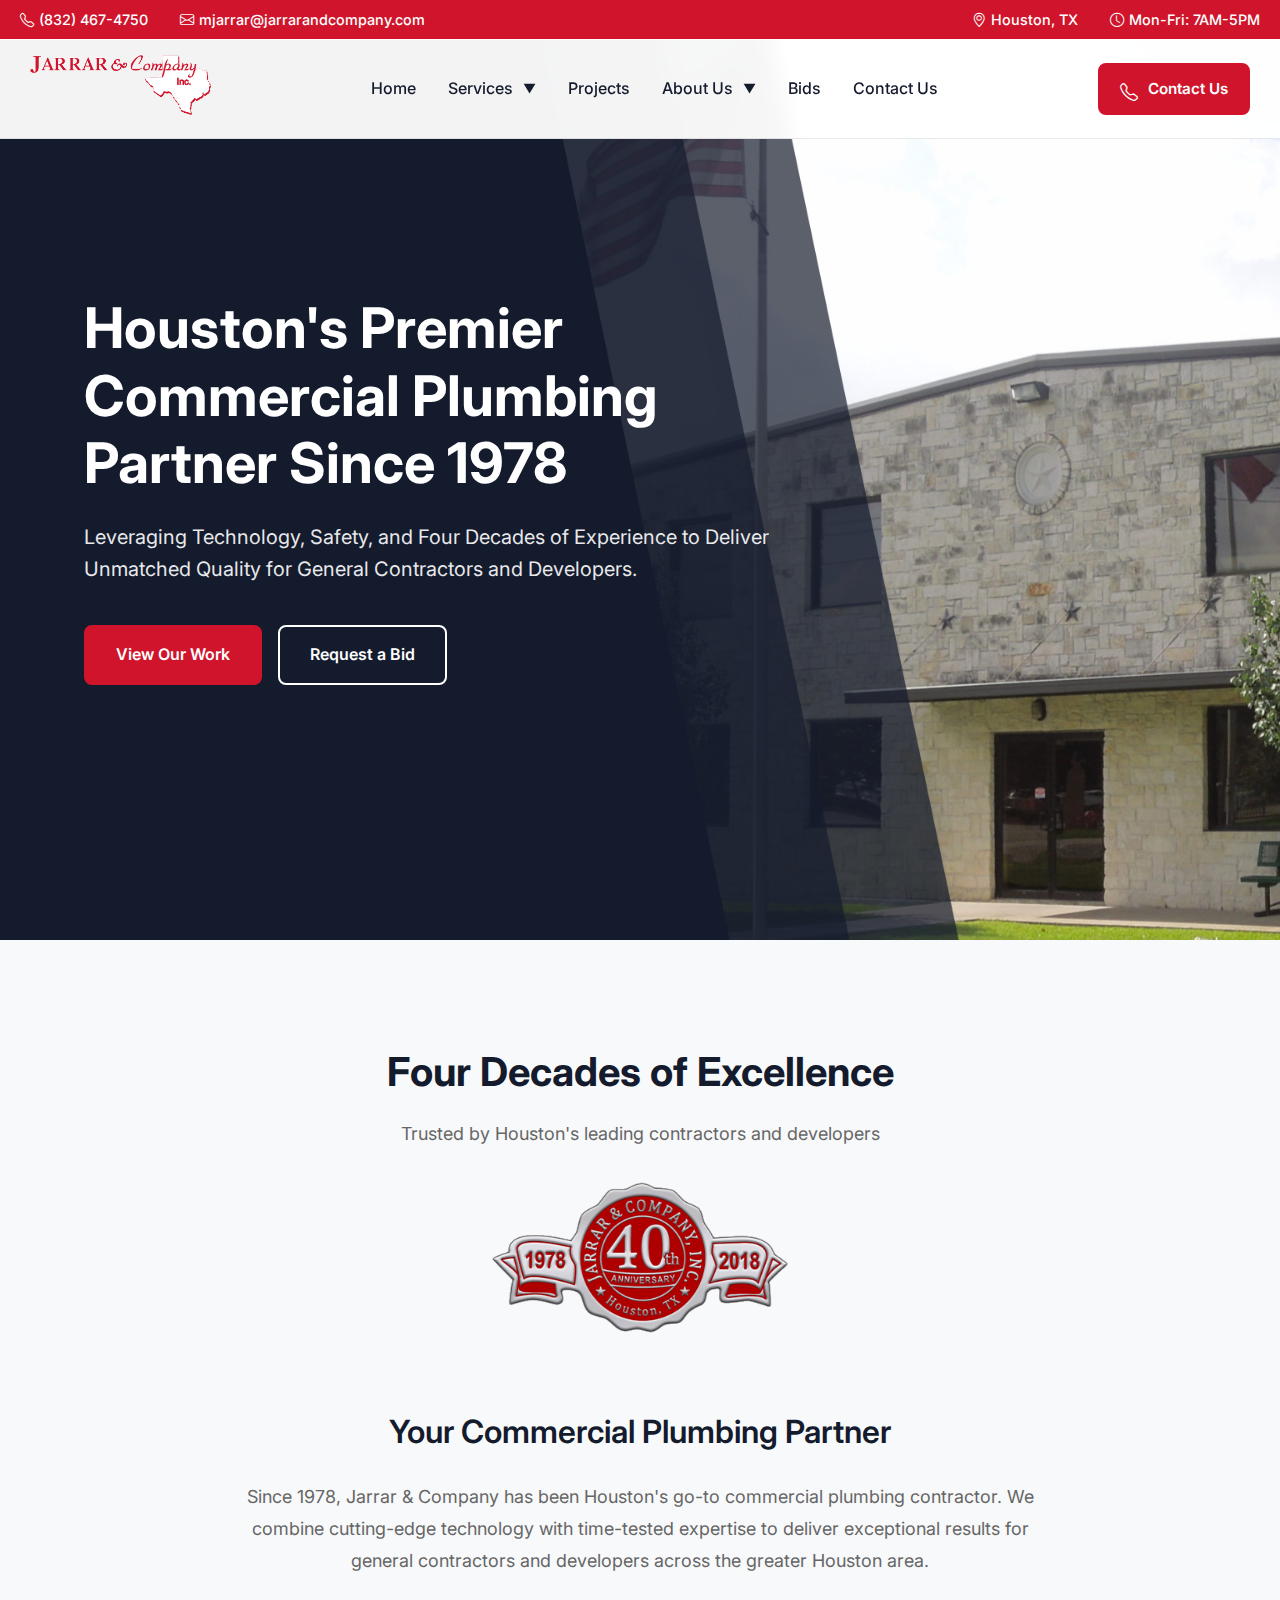
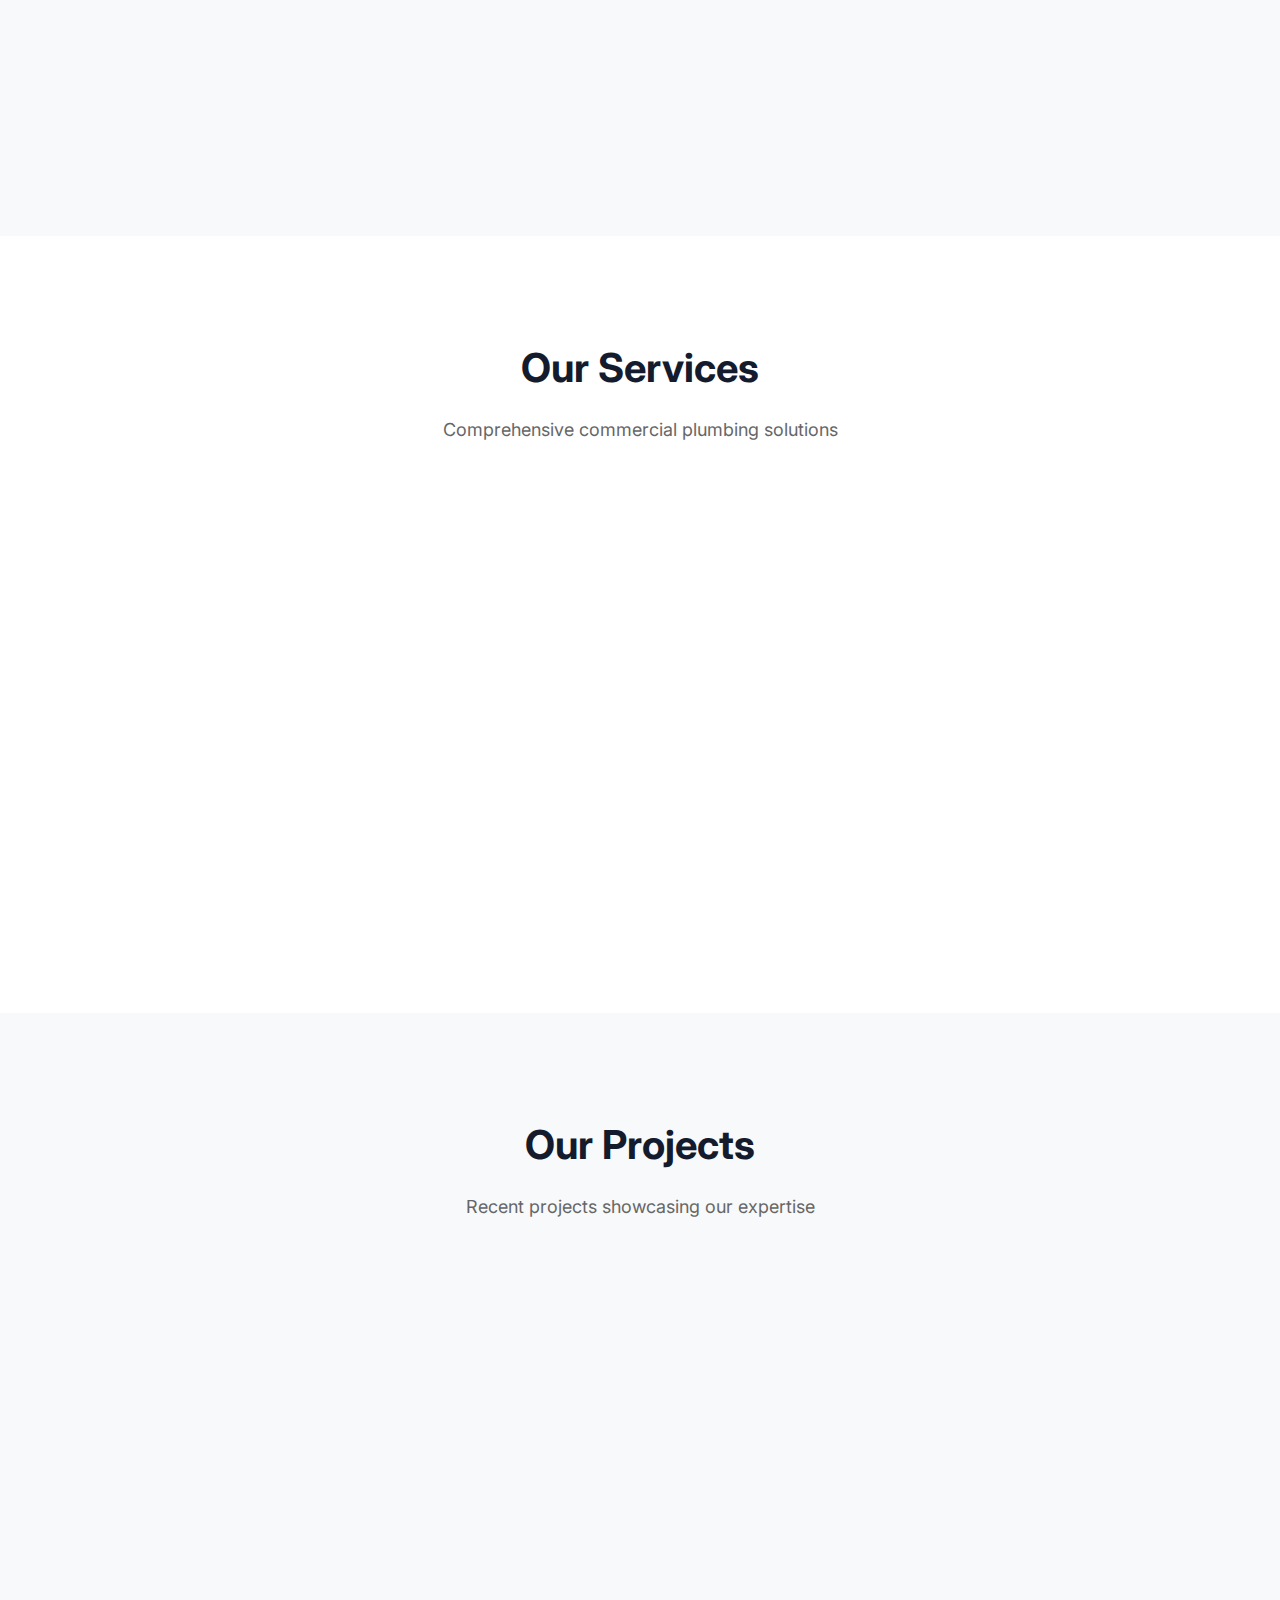
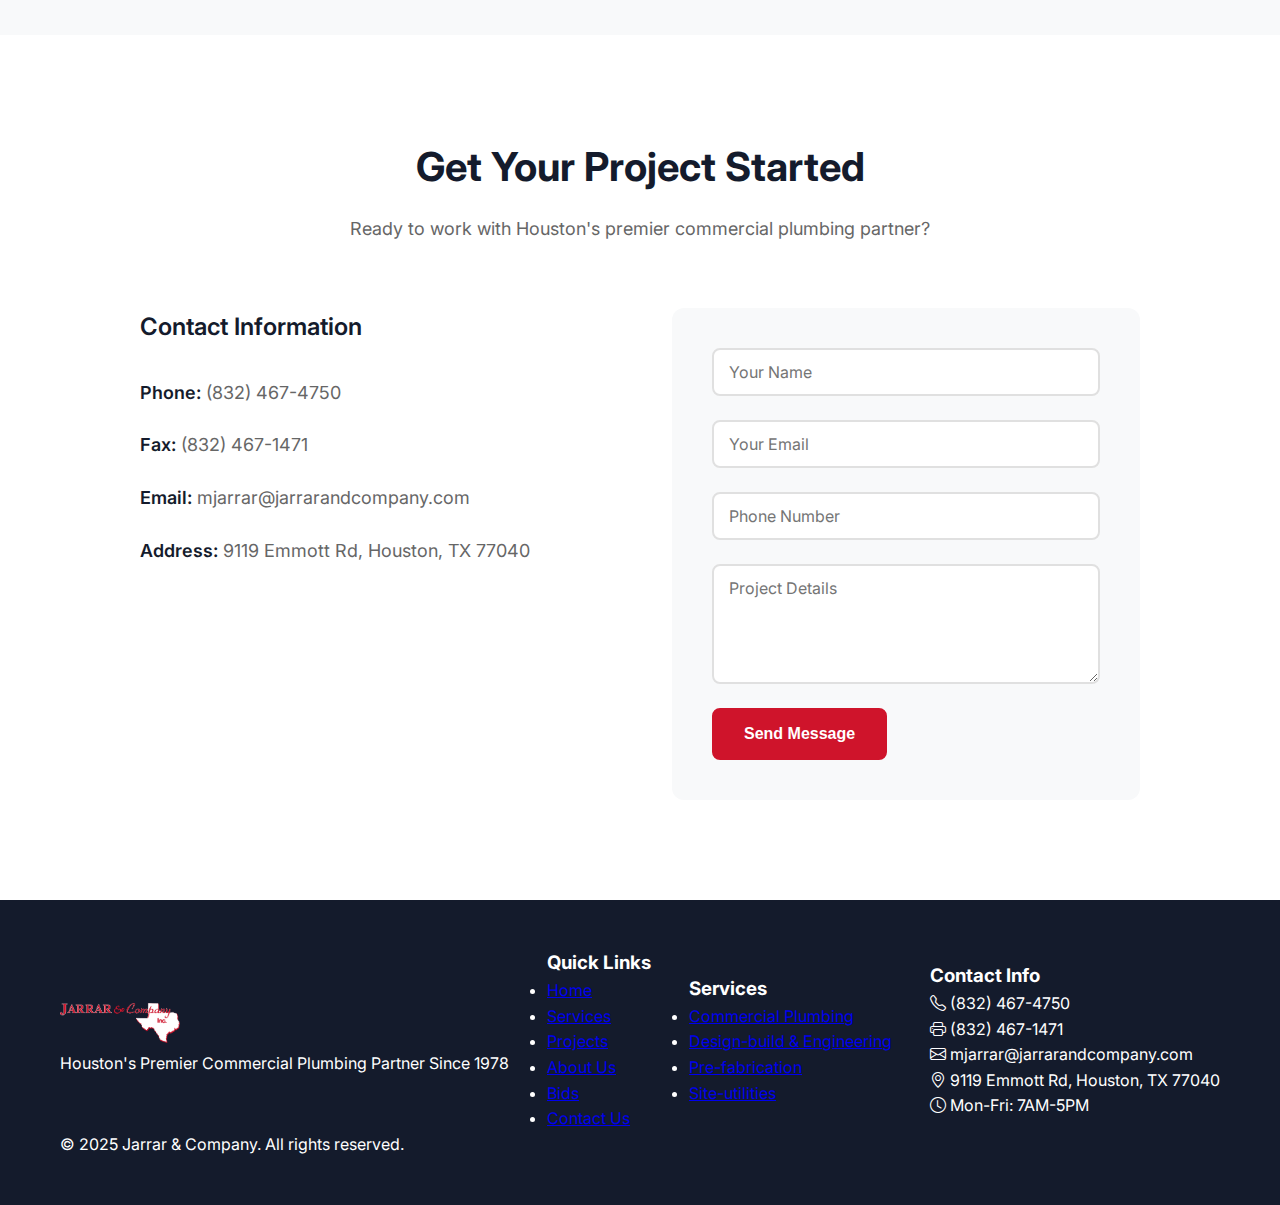
<file: index.html>
<!DOCTYPE html>
<html lang="en">
<head>
    <meta charset="UTF-8">
    <meta name="viewport" content="width=device-width, initial-scale=1.0">
    <title>Jarrar & Company - Houston's Premier Commercial Plumbing Partner</title>
    <link rel="icon" type="image/x-icon" href="images/favicon.ico">
    <link rel="stylesheet" href="css/style.css">
    <link href="https://fonts.googleapis.com/css2?family=Inter:wght@300;400;500;600;700&display=swap" rel="stylesheet">
    <link rel="stylesheet" href="https://cdn.jsdelivr.net/npm/bootstrap-icons@1.11.3/font/bootstrap-icons.css">
</head>
<body>
    <!-- Top Bar -->
    <div class="top-bar">
        <div class="top-bar-content">
            <div class="top-bar-left">
                <span class="top-bar-text"><i class="bi bi-telephone"></i> (832) 467-4750</span>
                <span class="top-bar-text"><i class="bi bi-envelope"></i> mjarrar@jarrarandcompany.com</span>
            </div>
            <div class="top-bar-right">
                <span class="top-bar-text"><i class="bi bi-geo-alt"></i> Houston, TX</span>
                <span class="top-bar-text"><i class="bi bi-clock"></i> Mon-Fri: 7AM-5PM</span>
            </div>
        </div>
    </div>

    <!-- Navigation -->
    <nav class="navbar">
        <div class="nav-container">
            <div class="nav-logo">
                <img src="images/Main-Logo.png" alt="Jarrar & Company Logo" class="logo">
            </div>
            <ul class="nav-menu">
                <li class="nav-item">
                    <a href="#home" class="nav-link">Home</a>
                </li>
                <li class="nav-item dropdown">
                    <a href="#services" class="nav-link dropdown-toggle">Services <span class="arrow">▼</span></a>
                    <ul class="dropdown-menu">
                        <li><a href="commercial-plumbing.html" class="dropdown-link">Commercial Plumbing</a></li>
                        <li><a href="engineering.html" class="dropdown-link">Design-build & Engineering</a></li>
                        <li><a href="prefab.html" class="dropdown-link">Pre-fabrication</a></li>
                        <li><a href="site-utilities.html" class="dropdown-link">Site-utilities</a></li>
                    </ul>
                </li>
                <li class="nav-item">
                    <a href="projects.html" class="nav-link">Projects</a>
                </li>
                <li class="nav-item dropdown">
                    <a href="#about" class="nav-link dropdown-toggle">About Us <span class="arrow">▼</span></a>
                    <ul class="dropdown-menu">
                        <li><a href="ourstory.html" class="dropdown-link">Our Story</a></li>
                        <li><a href="team.html" class="dropdown-link">Our Team</a></li>
                    </ul>
                </li>
                <li class="nav-item">
                    <a href="bids.html" class="nav-link">Bids</a>
                </li>
                <li class="nav-item">
                    <a href="#contact" class="nav-link">Contact Us</a>
                </li>
            </ul>
            <div class="nav-actions">
                <a href="tel:+17135550123" class="contact-btn">
                    <i class="bi bi-telephone"></i>
                    Contact Us
                </a>
            </div>
            <div class="hamburger">
                <span class="bar"></span>
                <span class="bar"></span>
                <span class="bar"></span>
            </div>
        </div>
    </nav>

    <!-- Hero Section -->
    <section id="home" class="hero">
        <div class="hero-background">
            <img src="images/hero-image.jpg" alt="Commercial Plumbing Work" class="hero-image">
            <div class="hero-overlay"></div>
        </div>
        <div class="hero-content">
            <div class="hero-text">
                <h1 class="hero-title">Houston's Premier Commercial Plumbing Partner Since 1978</h1>
                <p class="hero-subtitle">Leveraging Technology, Safety, and Four Decades of Experience to Deliver Unmatched Quality for General Contractors and Developers.</p>
                <div class="hero-buttons">
                    <a href="#portfolio" class="btn btn-primary">View Our Work</a>
                    <a href="#contact" class="btn btn-secondary">Request a Bid</a>
                </div>
            </div>
        </div>
    </section>

    <!-- About Section -->
    <section id="about" class="about">
        <div class="container">
            <div class="section-header">
                <h2>Four Decades of Excellence</h2>
                <p>Trusted by Houston's leading contractors and developers</p>
                <div class="anniversary-logo">
                    <img src="images/40th-ribbon.jpg" alt="40 Year Anniversary" class="anniversary-image">
                </div>
            </div>
            <div class="about-content">
                <div class="about-text">
                    <h3>Your Commercial Plumbing Partner</h3>
                    <p>Since 1978, Jarrar & Company has been Houston's go-to commercial plumbing contractor. We combine cutting-edge technology with time-tested expertise to deliver exceptional results for general contractors and developers across the greater Houston area.</p>
                    <div class="stats">
                        <div class="stat">
                            <span class="stat-number">45+</span>
                            <span class="stat-label">Years of Experience</span>
                        </div>
                        <div class="stat">
                            <span class="stat-number">500+</span>
                            <span class="stat-label">Projects Completed</span>
                        </div>
                        <div class="stat">
                            <span class="stat-number">100%</span>
                            <span class="stat-label">Client Satisfaction</span>
                        </div>
                    </div>
                </div>
            </div>
        </div>
    </section>

    <!-- Services Section -->
    <section id="services" class="services">
        <div class="container">
            <div class="section-header">
                <h2>Our Services</h2>
                <p>Comprehensive commercial plumbing solutions</p>
            </div>
            <div class="services-grid">
                <div class="service-card">
                    <div class="service-icon"><i class="bi bi-building"></i></div>
                    <h3>Heavy Commercial New Construction</h3>
                    <p>Complete plumbing systems for large-scale commercial projects, from ground-up construction to final installation.</p>
                </div>
                <div class="service-card">
                    <div class="service-icon"><i class="bi bi-tools"></i></div>
                    <h3>Remodeling & Additions</h3>
                    <p>Expert plumbing solutions for commercial renovations, expansions, and building additions.</p>
                </div>
                <div class="service-card">
                    <div class="service-icon"><i class="bi bi-rulers"></i></div>
                    <h3>Design Builds</h3>
                    <p>Integrated design and construction services for efficient, cost-effective commercial plumbing projects.</p>
                </div>
                <div class="service-card">
                    <div class="service-icon"><i class="bi bi-gear-fill"></i></div>
                    <h3>Engineering & Fabrication</h3>
                    <p>Custom engineering solutions and precision fabrication for complex commercial plumbing systems.</p>
                </div>
            </div>
        </div>
    </section>

    <!-- Portfolio Section -->
    <section id="portfolio" class="portfolio">
        <div class="container">
            <div class="section-header">
                <h2>Our Projects</h2>
                <p>Recent projects showcasing our expertise</p>
            </div>
            <div class="portfolio-grid">
                <a href="projects.html?filter=education" class="portfolio-item portfolio-link">
                    <div class="portfolio-placeholder">
                        <h4>Education and Athletic</h4>
                        <p>Schools, universities, and athletic facilities</p>
                    </div>
                </a>
                <a href="projects.html?filter=civic" class="portfolio-item portfolio-link">
                    <div class="portfolio-placeholder">
                        <h4>Civic and Government</h4>
                        <p>Government buildings and civic facilities</p>
                    </div>
                </a>
                <a href="projects.html?filter=commercial" class="portfolio-item portfolio-link">
                    <div class="portfolio-placeholder">
                        <h4>Commercial and Retail</h4>
                        <p>Office buildings, retail spaces, and commercial developments</p>
                    </div>
                </a>
            </div>
        </div>
    </section>

    <!-- Contact Section -->
    <section id="contact" class="contact">
        <div class="container">
            <div class="section-header">
                <h2>Get Your Project Started</h2>
                <p>Ready to work with Houston's premier commercial plumbing partner?</p>
            </div>
            <div class="contact-content">
                <div class="contact-info">
                    <h3>Contact Information</h3>
                    <div class="contact-item">
                        <strong>Phone:</strong> (832) 467-4750
                    </div>
                    <div class="contact-item">
                        <strong>Fax:</strong> (832) 467-1471
                    </div>
                    <div class="contact-item">
                        <strong>Email:</strong> mjarrar@jarrarandcompany.com
                    </div>
                    <div class="contact-item">
                        <strong>Address:</strong> 9119 Emmott Rd, Houston, TX 77040
                    </div>
                </div>
                <div class="contact-form">
                    <form>
                        <div class="form-group">
                            <input type="text" placeholder="Your Name" required>
                        </div>
                        <div class="form-group">
                            <input type="email" placeholder="Your Email" required>
                        </div>
                        <div class="form-group">
                            <input type="tel" placeholder="Phone Number">
                        </div>
                        <div class="form-group">
                            <textarea placeholder="Project Details" rows="4"></textarea>
                        </div>
                        <button type="submit" class="btn btn-primary">Send Message</button>
                    </form>
                </div>
            </div>
        </div>
    </section>

    <!-- Footer -->
    <footer class="footer">
        <div class="container">
            <div class="footer-content">
                <div class="footer-section">
                    <div class="footer-logo">
                        <img src="images/Main-Logo.png" alt="Jarrar & Company Logo" class="logo">
                        <p>Houston's Premier Commercial Plumbing Partner Since 1978</p>
                    </div>
                </div>
                
                <div class="footer-section">
                    <h3>Quick Links</h3>
                    <ul class="footer-links">
                        <li><a href="#home">Home</a></li>
                        <li><a href="#services">Services</a></li>
                        <li><a href="projects.html">Projects</a></li>
                        <li><a href="#about">About Us</a></li>
                        <li><a href="bids.html">Bids</a></li>
                        <li><a href="#contact">Contact Us</a></li>
                    </ul>
                </div>
                
                <div class="footer-section">
                    <h3>Services</h3>
                    <ul class="footer-links">
                        <li><a href="commercial-plumbing.html">Commercial Plumbing</a></li>
                        <li><a href="engineering.html">Design-build & Engineering</a></li>
                        <li><a href="prefab.html">Pre-fabrication</a></li>
                        <li><a href="site-utilities.html">Site-utilities</a></li>
                    </ul>
                </div>
                
                <div class="footer-section">
                    <h3>Contact Info</h3>
                    <div class="contact-info">
                        <p><i class="bi bi-telephone"></i> (832) 467-4750</p>
                        <p><i class="bi bi-printer"></i> (832) 467-1471</p>
                        <p><i class="bi bi-envelope"></i> mjarrar@jarrarandcompany.com</p>
                        <p><i class="bi bi-geo-alt"></i> 9119 Emmott Rd, Houston, TX 77040</p>
                        <p><i class="bi bi-clock"></i> Mon-Fri: 7AM-5PM</p>
                    </div>
                </div>
            </div>
            
            <div class="footer-bottom">
                <p>&copy; 2025 Jarrar & Company. All rights reserved.</p>
            </div>
        </div>
    </footer>

    <script src="js/main.js"></script>
</body>
</html>
</file>
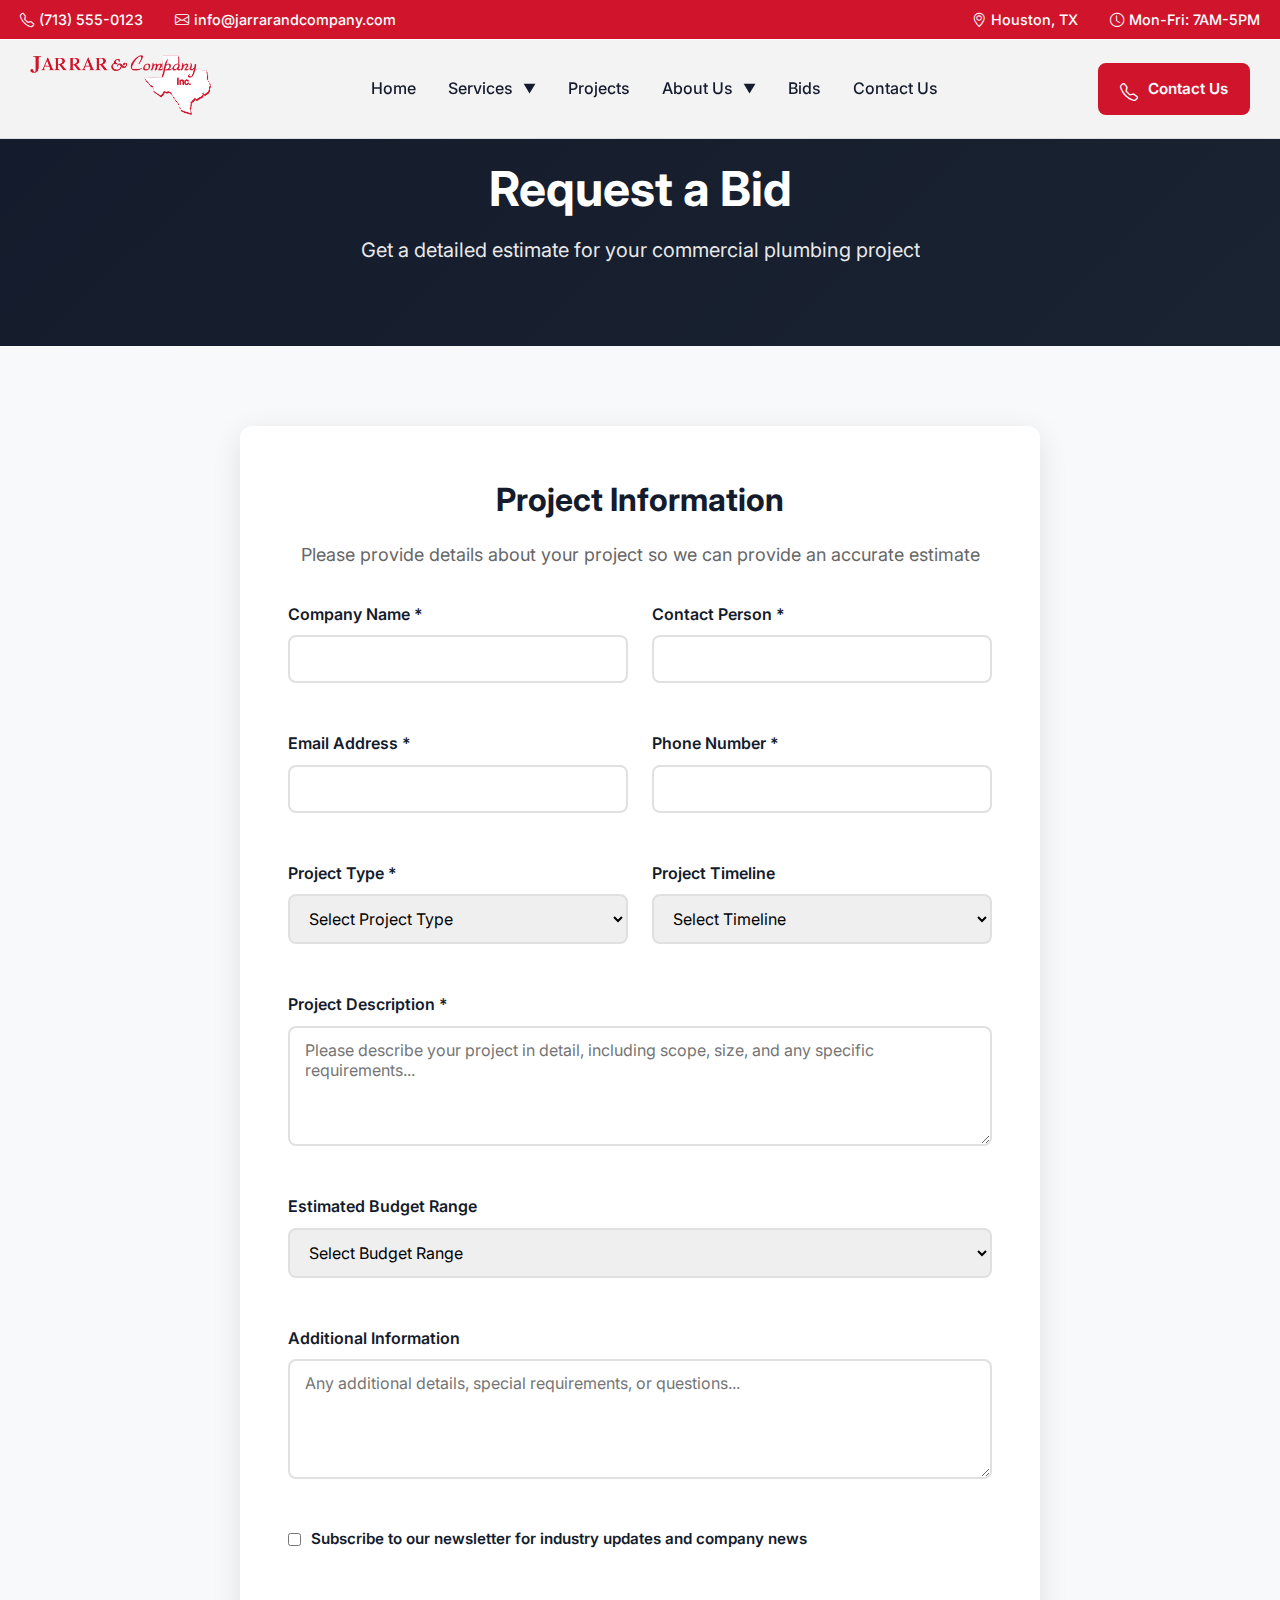
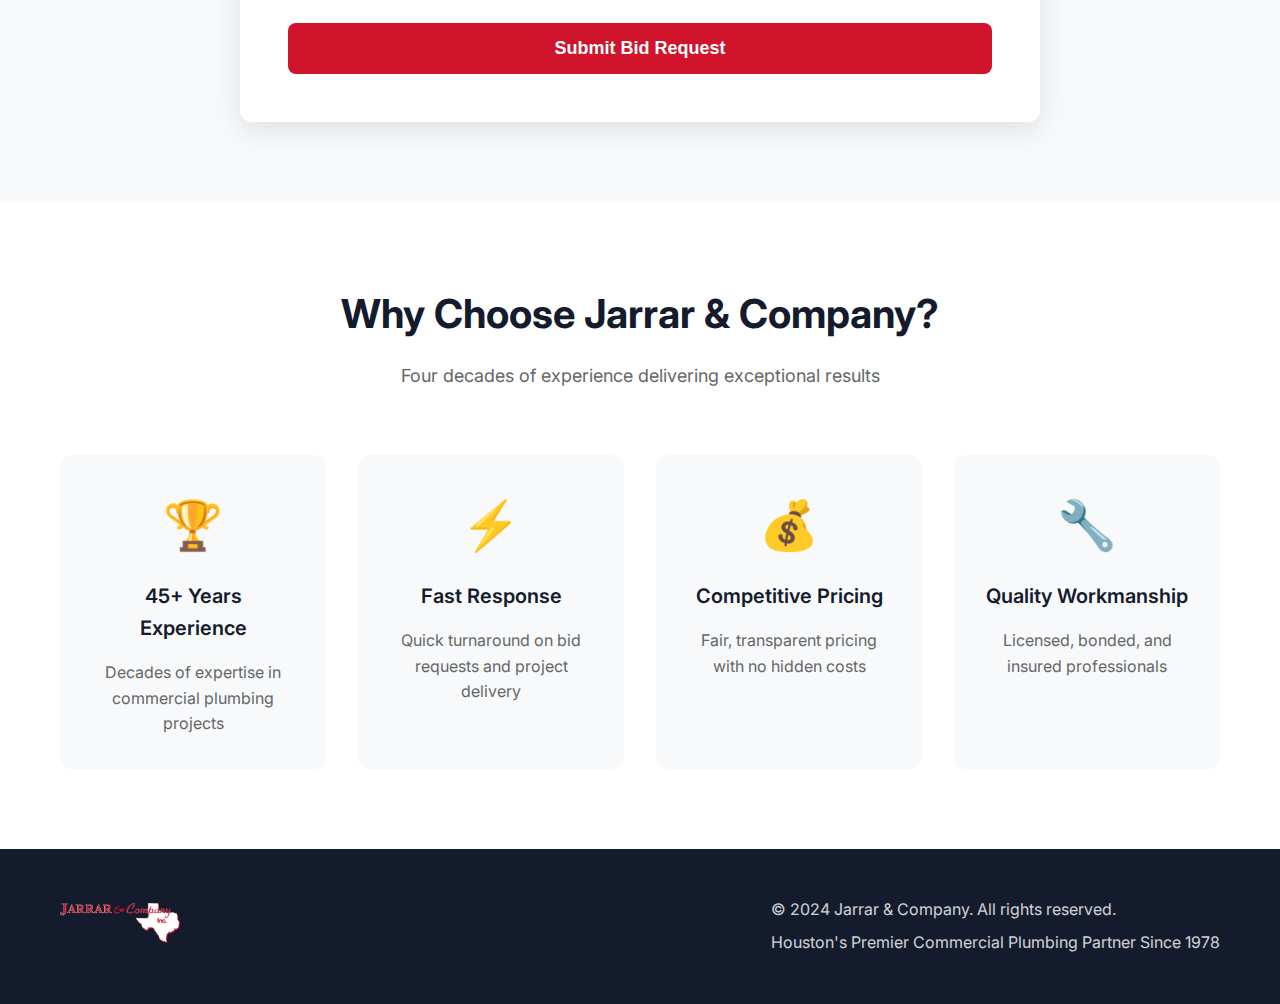
<file: bids.html>
<!DOCTYPE html>
<html lang="en">
<head>
    <meta charset="UTF-8">
    <meta name="viewport" content="width=device-width, initial-scale=1.0">
    <title>Request a Bid - Jarrar & Company</title>
    <link rel="stylesheet" href="css/style.css">
    <link href="https://fonts.googleapis.com/css2?family=Inter:wght@300;400;500;600;700&display=swap" rel="stylesheet">
    <link rel="stylesheet" href="https://cdn.jsdelivr.net/npm/bootstrap-icons@1.11.3/font/bootstrap-icons.css">
</head>
<body>
    <!-- Top Bar -->
    <div class="top-bar">
        <div class="top-bar-content">
            <div class="top-bar-left">
                <span class="top-bar-text"><i class="bi bi-telephone"></i> (713) 555-0123</span>
                <span class="top-bar-text"><i class="bi bi-envelope"></i> info@jarrarandcompany.com</span>
            </div>
            <div class="top-bar-right">
                <span class="top-bar-text"><i class="bi bi-geo-alt"></i> Houston, TX</span>
                <span class="top-bar-text"><i class="bi bi-clock"></i> Mon-Fri: 7AM-5PM</span>
            </div>
        </div>
    </div>

    <!-- Navigation -->
    <nav class="navbar">
        <div class="nav-container">
            <div class="nav-logo">
                <img src="images/Main-Logo.png" alt="Jarrar & Company Logo" class="logo">
            </div>
            <ul class="nav-menu">
                <li class="nav-item">
                    <a href="index.html" class="nav-link">Home</a>
                </li>
                <li class="nav-item dropdown">
                    <a href="#services" class="nav-link dropdown-toggle">Services <span class="arrow">▼</span></a>
                    <ul class="dropdown-menu">
                        <li><a href="commercial-plumbing.html" class="dropdown-link">Commercial Plumbing</a></li>
                        <li><a href="engineering.html" class="dropdown-link">Design-build & Engineering</a></li>
                        <li><a href="prefab.html" class="dropdown-link">Pre-fabrication</a></li>
                        <li><a href="site-utilities.html" class="dropdown-link">Site-utilities</a></li>
                    </ul>
                </li>
                <li class="nav-item">
                    <a href="index.html#portfolio" class="nav-link">Projects</a>
                </li>
                <li class="nav-item dropdown">
                    <a href="#about" class="nav-link dropdown-toggle">About Us <span class="arrow">▼</span></a>
                    <ul class="dropdown-menu">
                        <li><a href="ourstory.html" class="dropdown-link">Our Story</a></li>
                        <li><a href="team.html" class="dropdown-link">Our Team</a></li>
                        <li><a href="safety-quality.html" class="dropdown-link">Safety & Quality</a></li>
                    </ul>
                </li>
                <li class="nav-item">
                    <a href="bids.html" class="nav-link">Bids</a>
                </li>
                <li class="nav-item">
                    <a href="index.html#contact" class="nav-link">Contact Us</a>
                </li>
            </ul>
            <div class="nav-actions">
                <a href="tel:+17135550123" class="contact-btn">
                    <i class="bi bi-telephone"></i>
                    Contact Us
                </a>
            </div>
            <div class="hamburger">
                <span class="bar"></span>
                <span class="bar"></span>
                <span class="bar"></span>
            </div>
        </div>
    </nav>

    <!-- Bids Hero Section -->
    <section class="bids-hero">
        <div class="container">
            <div class="bids-hero-content">
                <h1>Request a Bid</h1>
                <p>Get a detailed estimate for your commercial plumbing project</p>
            </div>
        </div>
    </section>

    <!-- Bid Request Form -->
    <section class="bids-form-section">
        <div class="container">
            <div class="form-container">
                <div class="form-header">
                    <h2>Project Information</h2>
                    <p>Please provide details about your project so we can provide an accurate estimate</p>
                </div>
                
                <form class="bid-form">
                    <div class="form-row">
                        <div class="form-group">
                            <label for="company">Company Name *</label>
                            <input type="text" id="company" name="company" required>
                        </div>
                        <div class="form-group">
                            <label for="contact">Contact Person *</label>
                            <input type="text" id="contact" name="contact" required>
                        </div>
                    </div>
                    
                    <div class="form-row">
                        <div class="form-group">
                            <label for="email">Email Address *</label>
                            <input type="email" id="email" name="email" required>
                        </div>
                        <div class="form-group">
                            <label for="phone">Phone Number *</label>
                            <input type="tel" id="phone" name="phone" required>
                        </div>
                    </div>
                    
                    <div class="form-row">
                        <div class="form-group">
                            <label for="project-type">Project Type *</label>
                            <select id="project-type" name="project-type" required>
                                <option value="">Select Project Type</option>
                                <option value="new-construction">New Construction</option>
                                <option value="remodeling">Remodeling & Additions</option>
                                <option value="design-build">Design Build</option>
                                <option value="engineering">Engineering & Fabrication</option>
                            </select>
                        </div>
                        <div class="form-group">
                            <label for="timeline">Project Timeline</label>
                            <select id="timeline" name="timeline">
                                <option value="">Select Timeline</option>
                                <option value="immediate">Immediate (0-30 days)</option>
                                <option value="short">Short-term (1-3 months)</option>
                                <option value="medium">Medium-term (3-6 months)</option>
                                <option value="long">Long-term (6+ months)</option>
                            </select>
                        </div>
                    </div>
                    
                    <div class="form-group">
                        <label for="project-description">Project Description *</label>
                        <textarea id="project-description" name="project-description" rows="4" placeholder="Please describe your project in detail, including scope, size, and any specific requirements..." required></textarea>
                    </div>
                    
                    <div class="form-group">
                        <label for="budget">Estimated Budget Range</label>
                        <select id="budget" name="budget">
                            <option value="">Select Budget Range</option>
                            <option value="under-50k">Under $50,000</option>
                            <option value="50k-100k">$50,000 - $100,000</option>
                            <option value="100k-250k">$100,000 - $250,000</option>
                            <option value="250k-500k">$250,000 - $500,000</option>
                            <option value="500k-plus">$500,000+</option>
                        </select>
                    </div>
                    
                    <div class="form-group">
                        <label for="additional-info">Additional Information</label>
                        <textarea id="additional-info" name="additional-info" rows="3" placeholder="Any additional details, special requirements, or questions..."></textarea>
                    </div>
                    
                    <div class="form-group checkbox-group">
                        <label class="checkbox-label">
                            <input type="checkbox" name="newsletter" value="yes">
                            <span class="checkmark"></span>
                            Subscribe to our newsletter for industry updates and company news
                        </label>
                    </div>
                    
                    <button type="submit" class="submit-btn">Submit Bid Request</button>
                </form>
            </div>
        </div>
    </section>

    <!-- Why Choose Us -->
    <section class="why-choose-us">
        <div class="container">
            <div class="section-header">
                <h2>Why Choose Jarrar & Company?</h2>
                <p>Four decades of experience delivering exceptional results</p>
            </div>
            <div class="features-grid">
                <div class="feature-card">
                    <div class="feature-icon">🏆</div>
                    <h3>45+ Years Experience</h3>
                    <p>Decades of expertise in commercial plumbing projects</p>
                </div>
                <div class="feature-card">
                    <div class="feature-icon">⚡</div>
                    <h3>Fast Response</h3>
                    <p>Quick turnaround on bid requests and project delivery</p>
                </div>
                <div class="feature-card">
                    <div class="feature-icon">💰</div>
                    <h3>Competitive Pricing</h3>
                    <p>Fair, transparent pricing with no hidden costs</p>
                </div>
                <div class="feature-card">
                    <div class="feature-icon">🔧</div>
                    <h3>Quality Workmanship</h3>
                    <p>Licensed, bonded, and insured professionals</p>
                </div>
            </div>
        </div>
    </section>

    <!-- Footer -->
    <footer class="footer">
        <div class="container">
            <div class="footer-content">
                <div class="footer-logo">
                    <img src="images/Main-Logo.png" alt="Jarrar & Company Logo" class="logo">
                </div>
                <div class="footer-text">
                    <p>&copy; 2024 Jarrar & Company. All rights reserved.</p>
                    <p>Houston's Premier Commercial Plumbing Partner Since 1978</p>
                </div>
            </div>
        </div>
    </footer>

    <script src="js/main.js"></script>
</body>
</html>
</file>
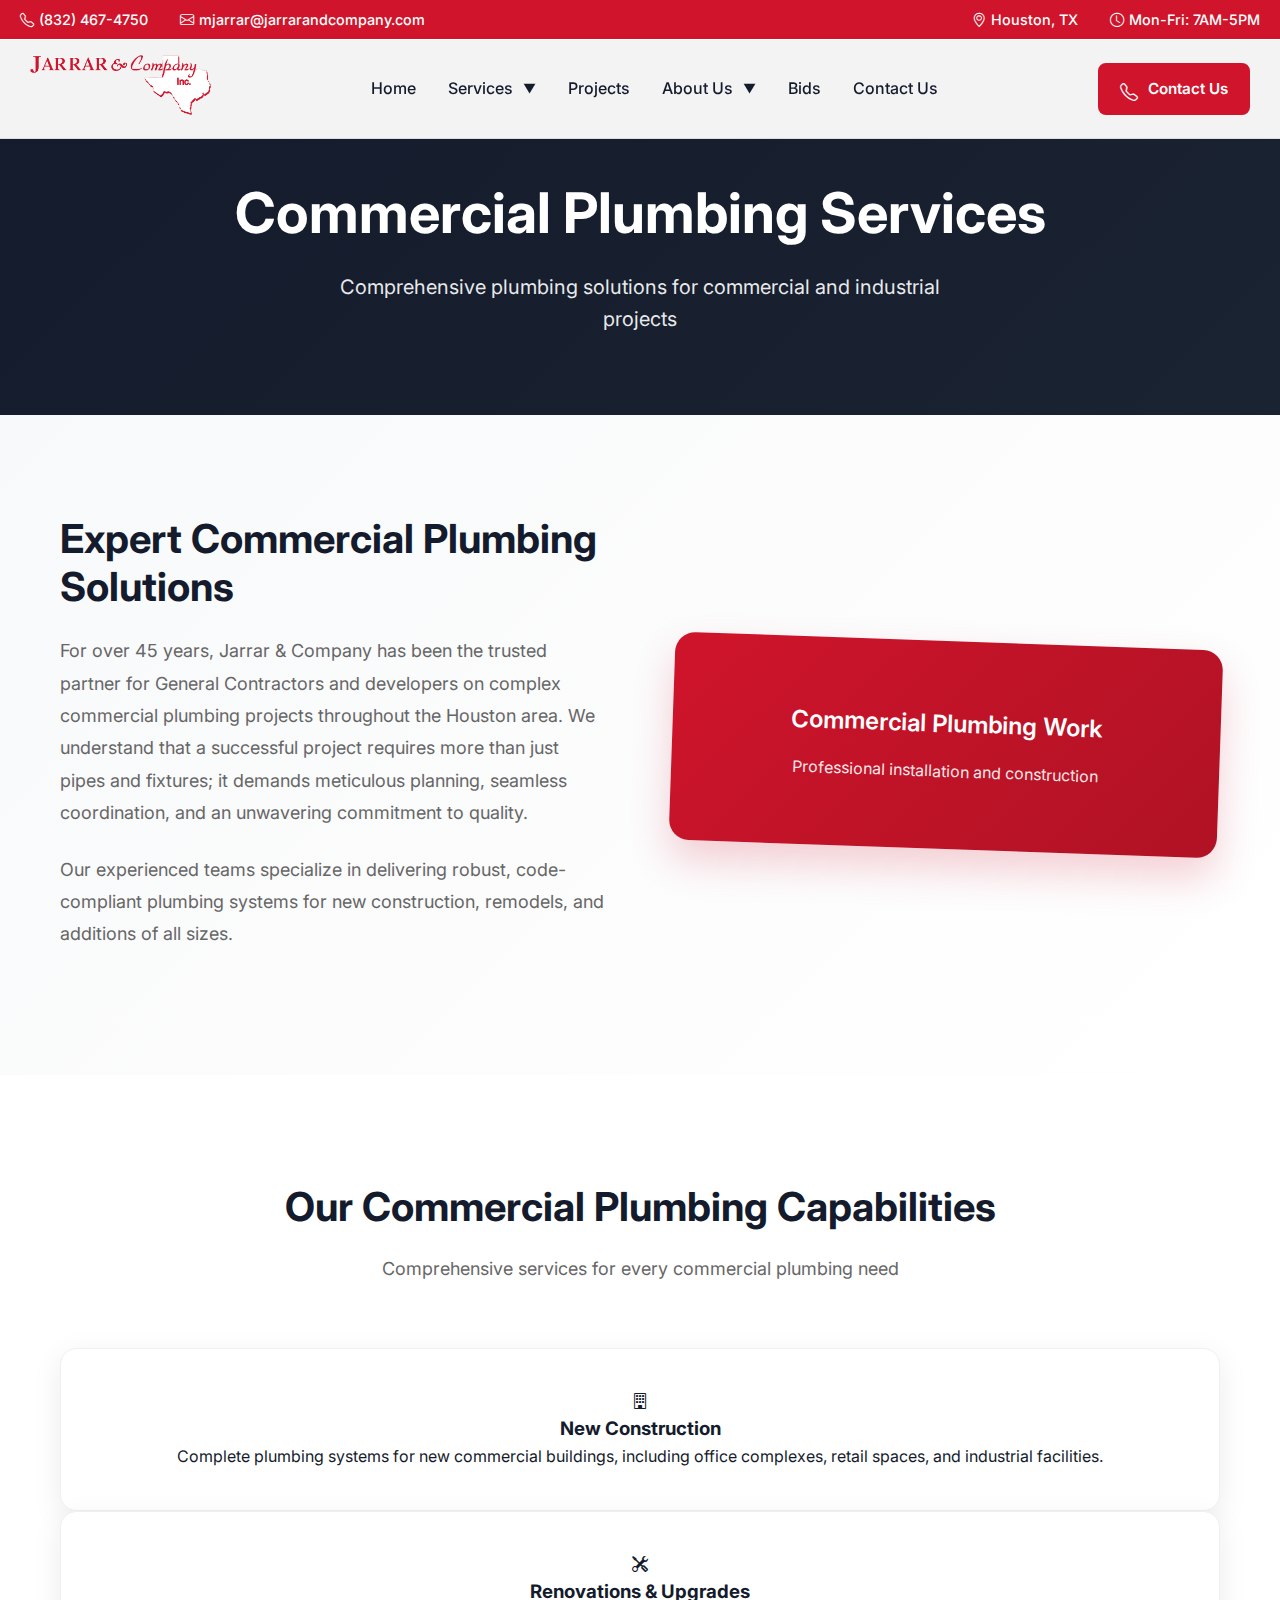
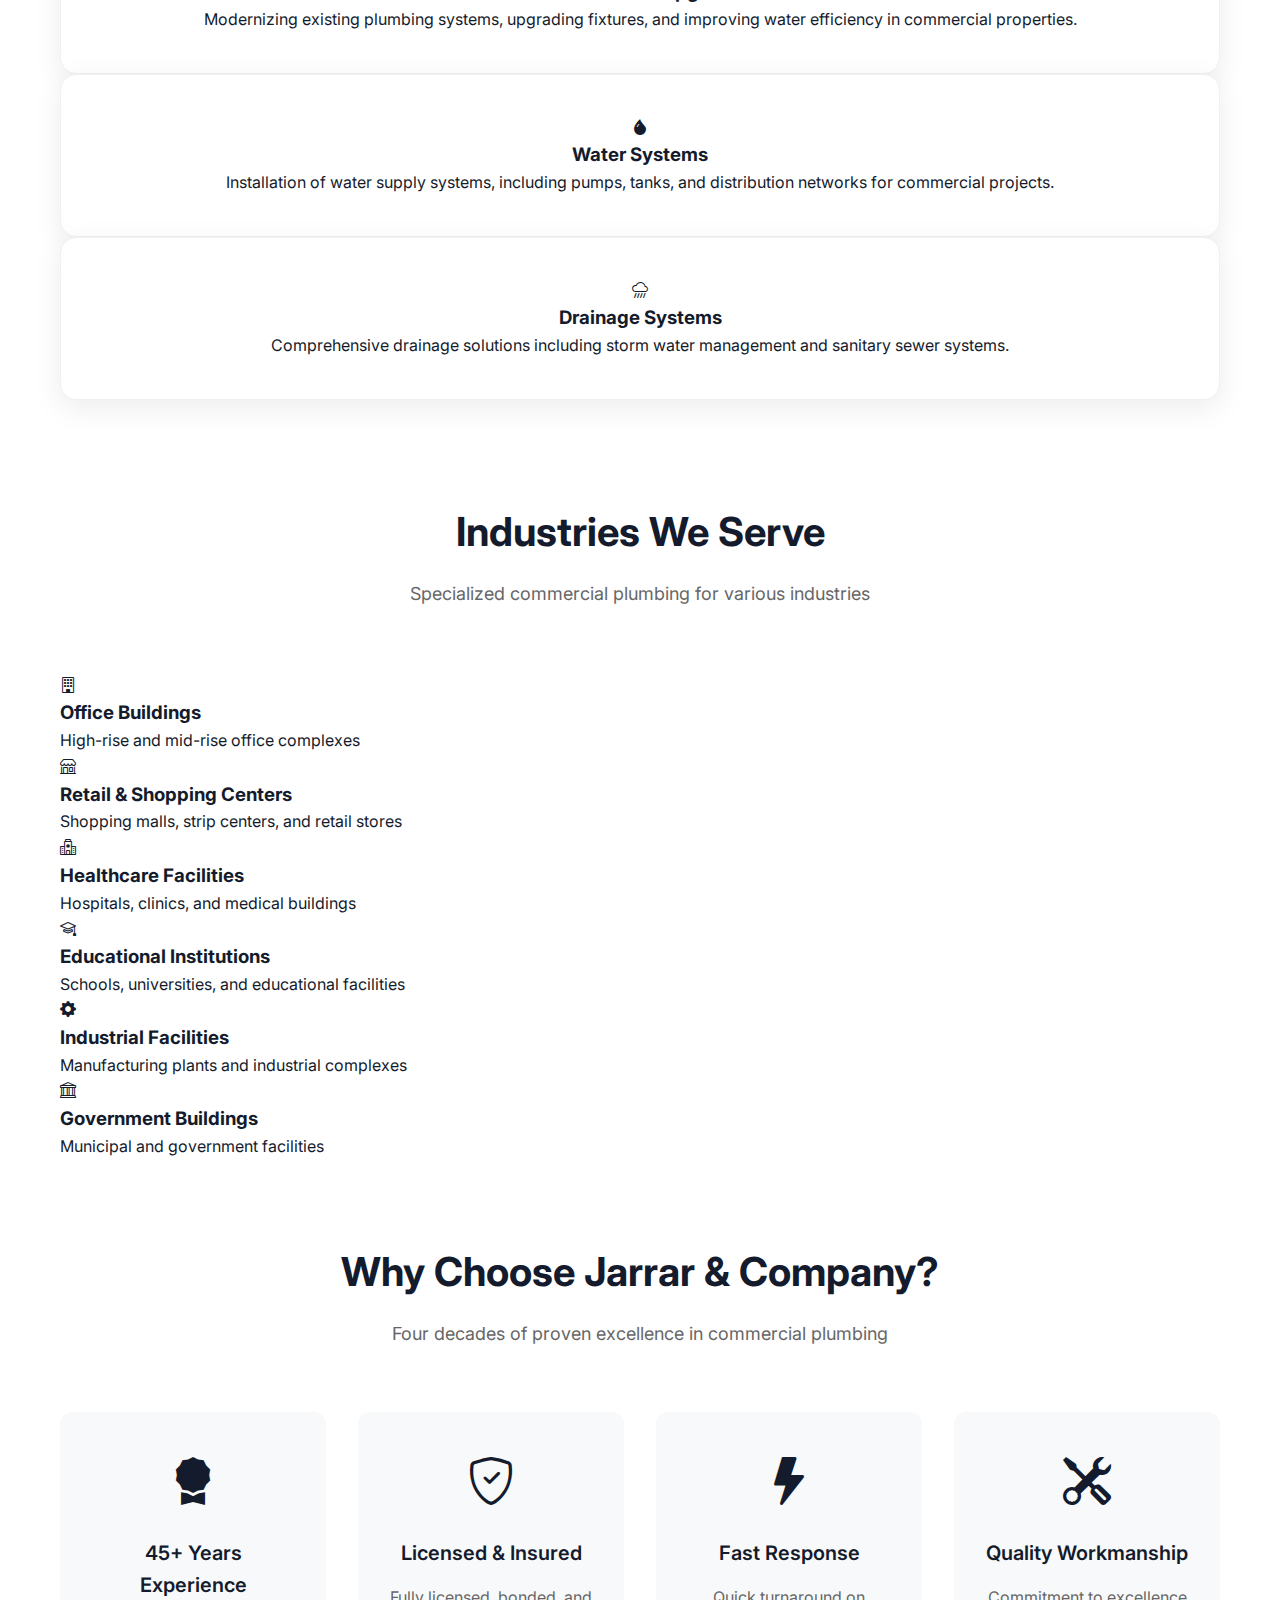
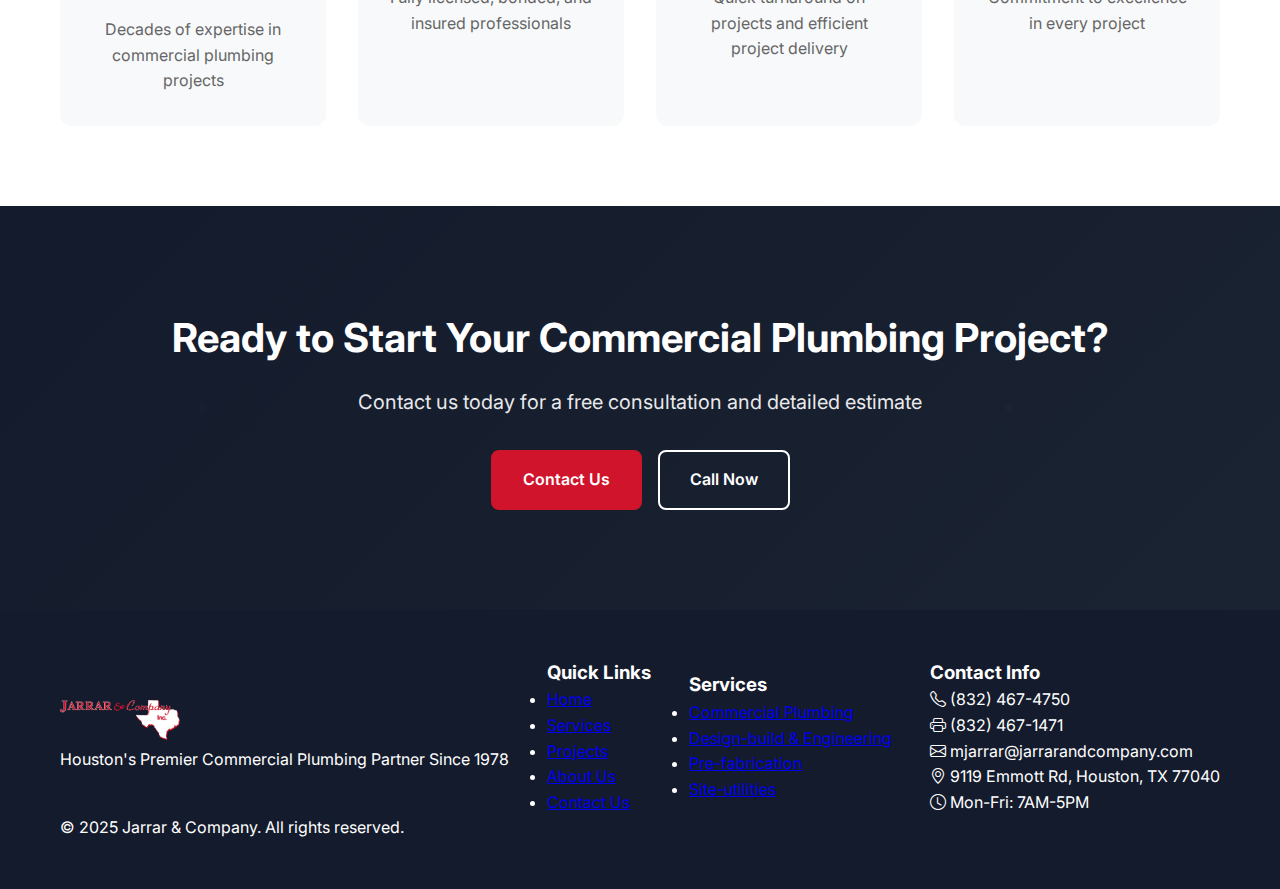
<file: commercial-plumbing.html>
<!DOCTYPE html>
<html lang="en">
<head>
    <meta charset="UTF-8">
    <meta name="viewport" content="width=device-width, initial-scale=1.0">
    <title>Commercial Plumbing Services - Jarrar & Company</title>
    <link rel="icon" type="image/x-icon" href="images/favicon.ico">
    <link rel="stylesheet" href="css/style.css">
    <link href="https://fonts.googleapis.com/css2?family=Inter:wght@300;400;500;600;700&display=swap" rel="stylesheet">
    <link rel="stylesheet" href="https://cdn.jsdelivr.net/npm/bootstrap-icons@1.11.3/font/bootstrap-icons.css">
</head>
<body>
    <!-- Top Bar -->
    <div class="top-bar">
        <div class="top-bar-content">
            <div class="top-bar-left">
                <span class="top-bar-text"><i class="bi bi-telephone"></i> (832) 467-4750</span>
                <span class="top-bar-text"><i class="bi bi-envelope"></i> mjarrar@jarrarandcompany.com</span>
            </div>
            <div class="top-bar-right">
                <span class="top-bar-text"><i class="bi bi-geo-alt"></i> Houston, TX</span>
                <span class="top-bar-text"><i class="bi bi-clock"></i> Mon-Fri: 7AM-5PM</span>
            </div>
        </div>
    </div>

    <!-- Navigation -->
    <nav class="navbar">
        <div class="nav-container">
            <div class="nav-logo">
                <img src="images/Main-Logo.png" alt="Jarrar & Company Logo" class="logo">
            </div>
            <ul class="nav-menu">
                <li class="nav-item">
                    <a href="index.html" class="nav-link">Home</a>
                </li>
                <li class="nav-item dropdown">
                    <a href="#services" class="nav-link dropdown-toggle">Services <span class="arrow">▼</span></a>
                    <ul class="dropdown-menu">
                        <li><a href="commercial-plumbing.html" class="dropdown-link">Commercial Plumbing</a></li>
                        <li><a href="engineering.html" class="dropdown-link">Design-build & Engineering</a></li>
                        <li><a href="prefab.html" class="dropdown-link">Pre-fabrication</a></li>
                        <li><a href="site-utilities.html" class="dropdown-link">Site-utilities</a></li>
                    </ul>
                </li>
                <li class="nav-item">
                    <a href="projects.html" class="nav-link">Projects</a>
                </li>
                <li class="nav-item dropdown">
                    <a href="#about" class="nav-link dropdown-toggle">About Us <span class="arrow">▼</span></a>
                    <ul class="dropdown-menu">
                        <li><a href="ourstory.html" class="dropdown-link">Our Story</a></li>
                        <li><a href="team.html" class="dropdown-link">Our Team</a></li>
                    </ul>
                </li>
                <li class="nav-item">
                    <a href="bids.html" class="nav-link">Bids</a>
                </li>
                <li class="nav-item">
                    <a href="index.html#contact" class="nav-link">Contact Us</a>
                </li>
            </ul>
            <div class="nav-actions">
                <a href="tel:+17135550123" class="contact-btn">
                    <i class="bi bi-telephone"></i>
                    Contact Us
                </a>
            </div>
            <div class="hamburger">
                <span class="bar"></span>
                <span class="bar"></span>
                <span class="bar"></span>
            </div>
        </div>
    </nav>

    <!-- Service Hero Section -->
    <section class="service-hero">
        <div class="container">
            <div class="service-hero-content">
                <h1>Commercial Plumbing Services</h1>
                <p>Comprehensive plumbing solutions for commercial and industrial projects</p>
            </div>
        </div>
    </section>

    <!-- Service Overview -->
    <section class="service-overview">
        <div class="container">
            <div class="overview-content">
                <div class="overview-text">
                    <h2>Expert Commercial Plumbing Solutions</h2>
                    <p>For over 45 years, Jarrar & Company has been the trusted partner for General Contractors and developers on complex commercial plumbing projects throughout the Houston area. We understand that a successful project requires more than just pipes and fixtures; it demands meticulous planning, seamless coordination, and an unwavering commitment to quality.</p>
                    <p>Our experienced teams specialize in delivering robust, code-compliant plumbing systems for new construction, remodels, and additions of all sizes.</p>
                </div>
                <div class="overview-image">
                    <div class="image-placeholder">
                        <h3>Commercial Plumbing Work</h3>
                        <p>Professional installation and construction</p>
                    </div>
                </div>
            </div>
        </div>
    </section>

    <!-- Service Capabilities -->
    <section class="service-capabilities">
        <div class="container">
            <div class="section-header">
                <h2>Our Commercial Plumbing Capabilities</h2>
                <p>Comprehensive services for every commercial plumbing need</p>
            </div>
            <div class="capabilities-grid">
                <div class="capability-card">
                    <div class="capability-icon"><i class="bi bi-building"></i></div>
                    <h3>New Construction</h3>
                    <p>Complete plumbing systems for new commercial buildings, including office complexes, retail spaces, and industrial facilities.</p>
                </div>
                <div class="capability-card">
                    <div class="capability-icon"><i class="bi bi-tools"></i></div>
                    <h3>Renovations & Upgrades</h3>
                    <p>Modernizing existing plumbing systems, upgrading fixtures, and improving water efficiency in commercial properties.</p>
                </div>
                <div class="capability-card">
                    <div class="capability-icon"><i class="bi bi-droplet-fill"></i></div>
                    <h3>Water Systems</h3>
                    <p>Installation of water supply systems, including pumps, tanks, and distribution networks for commercial projects.</p>
                </div>
                <div class="capability-card">
                    <div class="capability-icon"><i class="bi bi-cloud-rain-heavy"></i></div>
                    <h3>Drainage Systems</h3>
                    <p>Comprehensive drainage solutions including storm water management and sanitary sewer systems.</p>
                </div>
            </div>
        </div>
    </section>

    <!-- Industries Served -->
    <section class="industries-served">
        <div class="container">
            <div class="section-header">
                <h2>Industries We Serve</h2>
                <p>Specialized commercial plumbing for various industries</p>
            </div>
            <div class="industries-showcase">
                <div class="industry-row">
                    <div class="industry-item">
                        <div class="industry-icon"><i class="bi bi-building"></i></div>
                        <div class="industry-content">
                            <h3>Office Buildings</h3>
                            <p>High-rise and mid-rise office complexes</p>
                        </div>
                    </div>
                    <div class="industry-item">
                        <div class="industry-icon"><i class="bi bi-shop"></i></div>
                        <div class="industry-content">
                            <h3>Retail & Shopping Centers</h3>
                            <p>Shopping malls, strip centers, and retail stores</p>
                        </div>
                    </div>
                </div>
                <div class="industry-row">
                    <div class="industry-item">
                        <div class="industry-icon"><i class="bi bi-hospital"></i></div>
                        <div class="industry-content">
                            <h3>Healthcare Facilities</h3>
                            <p>Hospitals, clinics, and medical buildings</p>
                        </div>
                    </div>
                    <div class="industry-item">
                        <div class="industry-icon"><i class="bi bi-mortarboard"></i></div>
                        <div class="industry-content">
                            <h3>Educational Institutions</h3>
                            <p>Schools, universities, and educational facilities</p>
                        </div>
                    </div>
                </div>
                <div class="industry-row">
                    <div class="industry-item">
                        <div class="industry-icon"><i class="bi bi-gear-fill"></i></div>
                        <div class="industry-content">
                            <h3>Industrial Facilities</h3>
                            <p>Manufacturing plants and industrial complexes</p>
                        </div>
                    </div>
                    <div class="industry-item">
                        <div class="industry-icon"><i class="bi bi-bank"></i></div>
                        <div class="industry-content">
                            <h3>Government Buildings</h3>
                            <p>Municipal and government facilities</p>
                        </div>
                    </div>
                </div>
            </div>
        </div>
    </section>

    <!-- Why Choose Us -->
    <section class="why-choose-us">
        <div class="container">
            <div class="section-header">
                <h2>Why Choose Jarrar & Company?</h2>
                <p>Four decades of proven excellence in commercial plumbing</p>
            </div>
            <div class="features-grid">
                <div class="feature-card">
                    <div class="feature-icon"><i class="bi bi-award-fill"></i></div>
                    <h3>45+ Years Experience</h3>
                    <p>Decades of expertise in commercial plumbing projects</p>
                </div>
                <div class="feature-card">
                    <div class="feature-icon"><i class="bi bi-shield-check"></i></div>
                    <h3>Licensed & Insured</h3>
                    <p>Fully licensed, bonded, and insured professionals</p>
                </div>
                <div class="feature-card">
                    <div class="feature-icon"><i class="bi bi-lightning-fill"></i></div>
                    <h3>Fast Response</h3>
                    <p>Quick turnaround on projects and efficient project delivery</p>
                </div>
                <div class="feature-card">
                    <div class="feature-icon"><i class="bi bi-tools"></i></div>
                    <h3>Quality Workmanship</h3>
                    <p>Commitment to excellence in every project</p>
                </div>
            </div>
        </div>
    </section>

    <!-- CTA Section -->
    <section class="cta-section">
        <div class="container">
            <div class="cta-content">
                <h2>Ready to Start Your Commercial Plumbing Project?</h2>
                <p>Contact us today for a free consultation and detailed estimate</p>
                <div class="cta-buttons">
                    <a href="index.html#contact" class="btn btn-primary">Contact Us</a>
                    <a href="tel:+17135550123" class="btn btn-secondary">Call Now</a>
                </div>
            </div>
        </div>
    </section>

    <!-- Footer -->
    <footer class="footer">
        <div class="container">
            <div class="footer-content">
                <div class="footer-section">
                    <div class="footer-logo">
                        <img src="images/Main-Logo.png" alt="Jarrar & Company Logo" class="logo">
                        <p>Houston's Premier Commercial Plumbing Partner Since 1978</p>
                    </div>
                </div>
                
                <div class="footer-section">
                    <h3>Quick Links</h3>
                    <ul class="footer-links">
                        <li><a href="index.html">Home</a></li>
                        <li><a href="index.html#services">Services</a></li>
                        <li><a href="projects.html">Projects</a></li>
                        <li><a href="index.html#about">About Us</a></li>
                        <li><a href="index.html#contact">Contact Us</a></li>
                    </ul>
                </div>
                
                <div class="footer-section">
                    <h3>Services</h3>
                    <ul class="footer-links">
                        <li><a href="commercial-plumbing.html">Commercial Plumbing</a></li>
                        <li><a href="engineering.html">Design-build & Engineering</a></li>
                        <li><a href="prefab.html">Pre-fabrication</a></li>
                        <li><a href="site-utilities.html">Site-utilities</a></li>
                    </ul>
                </div>
                
                <div class="footer-section">
                    <h3>Contact Info</h3>
                    <div class="contact-info">
                        <p><i class="bi bi-telephone"></i> (832) 467-4750</p>
                        <p><i class="bi bi-printer"></i> (832) 467-1471</p>
                        <p><i class="bi bi-envelope"></i> mjarrar@jarrarandcompany.com</p>
                        <p><i class="bi bi-geo-alt"></i> 9119 Emmott Rd, Houston, TX 77040</p>
                        <p><i class="bi bi-clock"></i> Mon-Fri: 7AM-5PM</p>
                    </div>
                </div>
            </div>
            
            <div class="footer-bottom">
                <p>&copy; 2025 Jarrar & Company. All rights reserved.</p>
            </div>
        </div>
    </footer>

    <script src="js/main.js"></script>
</body>
</html>
</file>
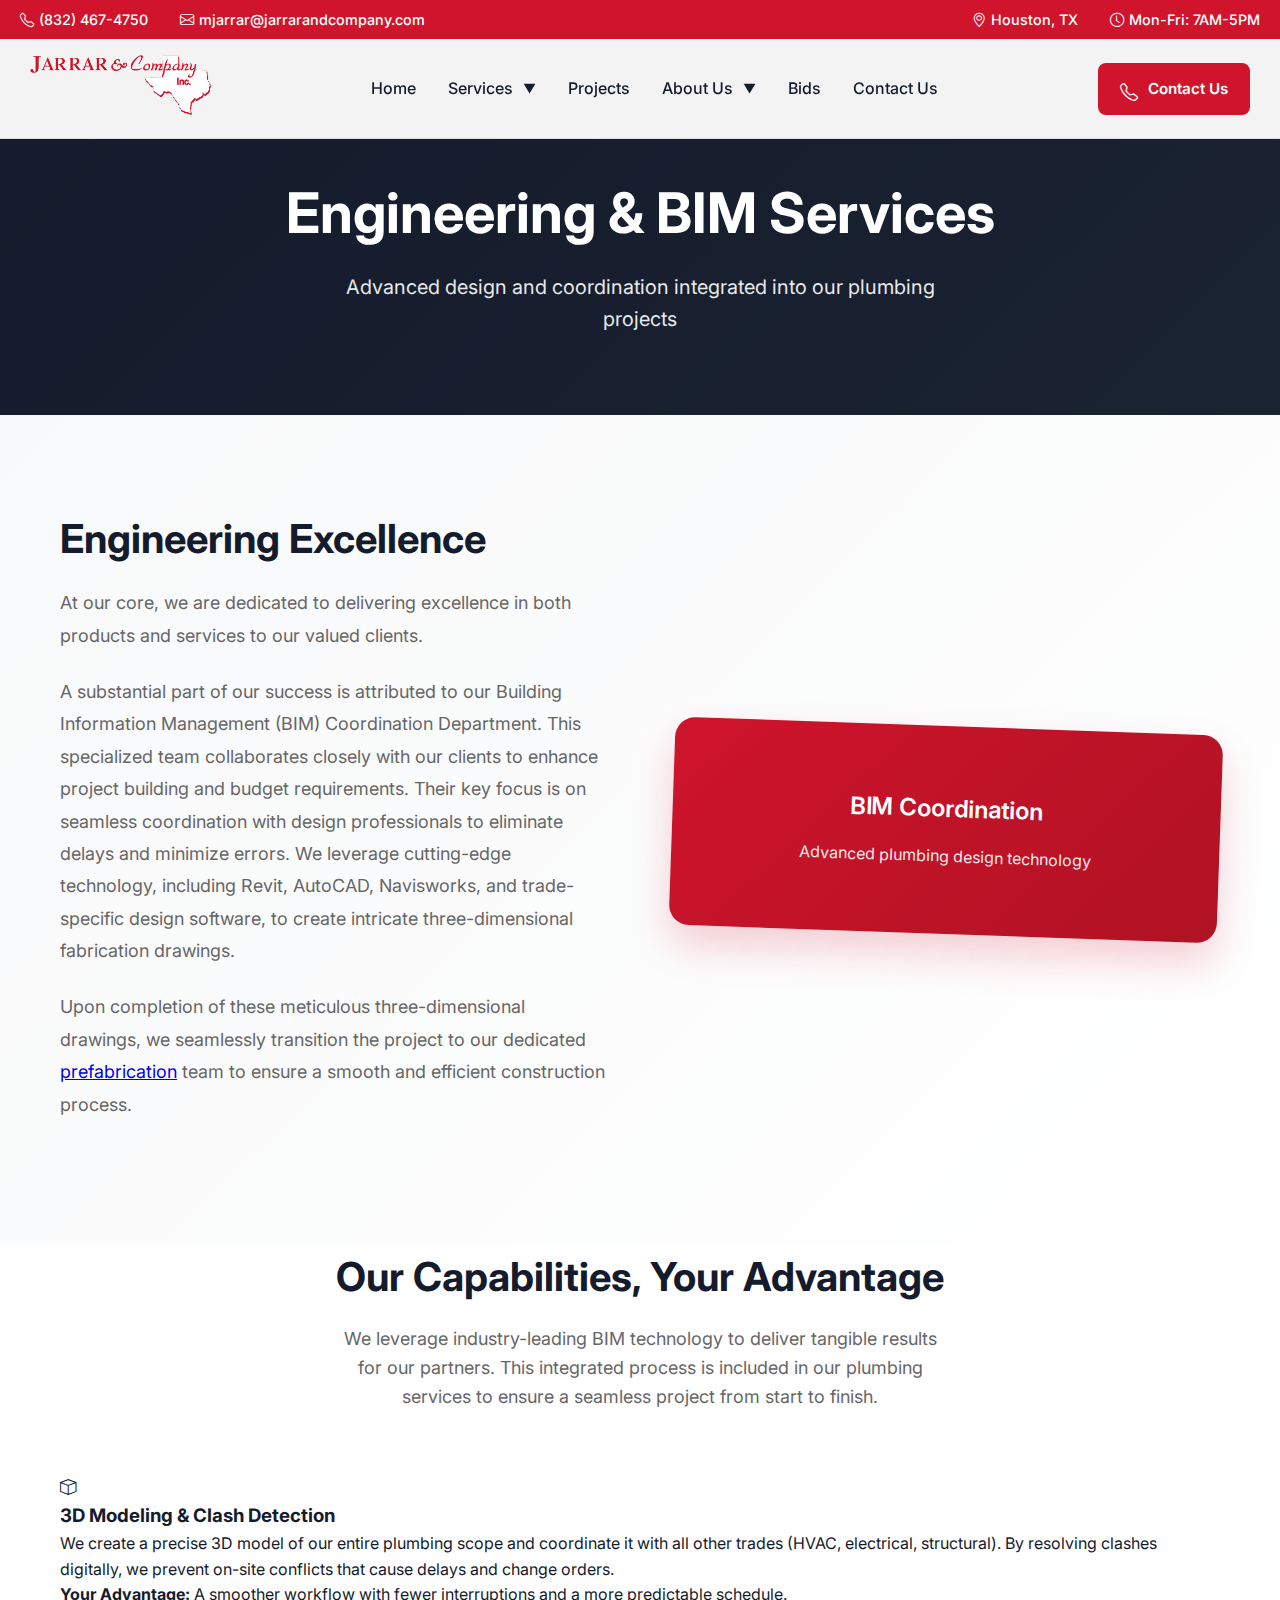
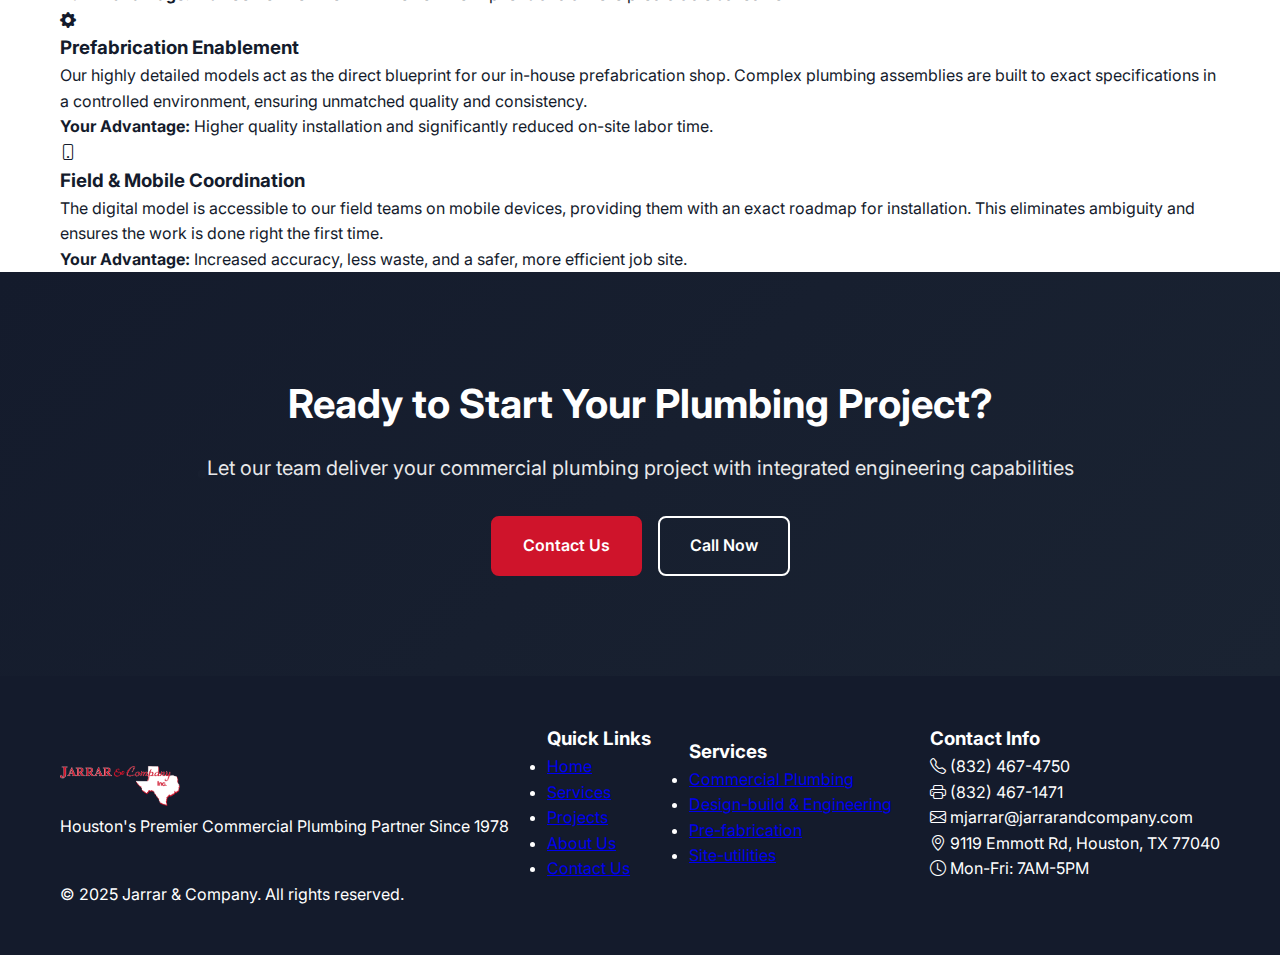
<file: engineering.html>
<!DOCTYPE html>
<html lang="en">
<head>
    <meta charset="UTF-8">
    <meta name="viewport" content="width=device-width, initial-scale=1.0">
    <title>Engineering & Design-Build Services - Jarrar & Company</title>
    <link rel="icon" type="image/x-icon" href="images/favicon.ico">
    <link rel="stylesheet" href="css/style.css">
    <link href="https://fonts.googleapis.com/css2?family=Inter:wght@300;400;500;600;700&display=swap" rel="stylesheet">
    <link rel="stylesheet" href="https://cdn.jsdelivr.net/npm/bootstrap-icons@1.11.3/font/bootstrap-icons.css">
</head>
<body>
    <!-- Top Bar -->
    <div class="top-bar">
        <div class="top-bar-content">
            <div class="top-bar-left">
                <span class="top-bar-text"><i class="bi bi-telephone"></i> (832) 467-4750</span>
                <span class="top-bar-text"><i class="bi bi-envelope"></i> mjarrar@jarrarandcompany.com</span>
            </div>
            <div class="top-bar-right">
                <span class="top-bar-text"><i class="bi bi-geo-alt"></i> Houston, TX</span>
                <span class="top-bar-text"><i class="bi bi-clock"></i> Mon-Fri: 7AM-5PM</span>
            </div>
        </div>
    </div>

    <!-- Navigation -->
    <nav class="navbar">
        <div class="nav-container">
            <div class="nav-logo">
                <img src="images/Main-Logo.png" alt="Jarrar & Company Logo" class="logo">
            </div>
            <ul class="nav-menu">
                <li class="nav-item">
                    <a href="index.html" class="nav-link">Home</a>
                </li>
                <li class="nav-item dropdown">
                    <a href="#services" class="nav-link dropdown-toggle">Services <span class="arrow">▼</span></a>
                    <ul class="dropdown-menu">
                        <li><a href="commercial-plumbing.html" class="dropdown-link">Commercial Plumbing</a></li>
                        <li><a href="engineering.html" class="dropdown-link">Design-build & Engineering</a></li>
                        <li><a href="prefab.html" class="dropdown-link">Pre-fabrication</a></li>
                        <li><a href="site-utilities.html" class="dropdown-link">Site-utilities</a></li>
                    </ul>
                </li>
                <li class="nav-item">
                    <a href="projects.html" class="nav-link">Projects</a>
                </li>
                <li class="nav-item dropdown">
                    <a href="#about" class="nav-link dropdown-toggle">About Us <span class="arrow">▼</span></a>
                    <ul class="dropdown-menu">
                        <li><a href="ourstory.html" class="dropdown-link">Our Story</a></li>
                        <li><a href="team.html" class="dropdown-link">Our Team</a></li>
                    </ul>
                </li>
                <li class="nav-item">
                    <a href="bids.html" class="nav-link">Bids</a>
                </li>
                <li class="nav-item">
                    <a href="index.html#contact" class="nav-link">Contact Us</a>
                </li>
            </ul>
            <div class="nav-actions">
                <a href="tel:+17135550123" class="contact-btn">
                    <i class="bi bi-telephone"></i>
                    Contact Us
                </a>
            </div>
            <div class="hamburger">
                <span class="bar"></span>
                <span class="bar"></span>
                <span class="bar"></span>
            </div>
        </div>
    </nav>

    <!-- Service Hero Section -->
    <section class="service-hero">
        <div class="container">
            <div class="service-hero-content">
                <h1>Engineering & BIM Services</h1>
                <p>Advanced design and coordination integrated into our plumbing projects</p>
            </div>
        </div>
    </section>

    <!-- Service Overview -->
    <section class="service-overview">
        <div class="container">
            <div class="overview-content">
                <div class="overview-text">
                    <h2>Engineering Excellence</h2>
                    <p>At our core, we are dedicated to delivering excellence in both products and services to our valued clients.</p>
                    <p>A substantial part of our success is attributed to our Building Information Management (BIM) Coordination Department. This specialized team collaborates closely with our clients to enhance project building and budget requirements. Their key focus is on seamless coordination with design professionals to eliminate delays and minimize errors. We leverage cutting-edge technology, including Revit, AutoCAD, Navisworks, and trade-specific design software, to create intricate three-dimensional fabrication drawings.</p>
                    <p>Upon completion of these meticulous three-dimensional drawings, we seamlessly transition the project to our dedicated <a href="prefab.html" class="highlight-link">prefabrication</a> team to ensure a smooth and efficient construction process.</p>
                </div>
                <div class="overview-image">
                    <div class="image-placeholder">
                        <h3>BIM Coordination</h3>
                        <p>Advanced plumbing design technology</p>
                    </div>
                </div>
            </div>
        </div>
    </section>


    <!-- BIM Process Section -->
    <section class="bim-process">
        <div class="container">
            <div class="section-header">
                <h2>Our Capabilities, Your Advantage</h2>
                <p>We leverage industry-leading BIM technology to deliver tangible results for our partners. This integrated process is included in our plumbing services to ensure a seamless project from start to finish.</p>
            </div>
            <div class="process-content">
                <div class="process-benefits">
                    <div class="benefit-item">
                        <div class="benefit-icon">
                            <i class="bi bi-box"></i>
                        </div>
                        <div class="benefit-content">
                            <h3>3D Modeling & Clash Detection</h3>
                            <p>We create a precise 3D model of our entire plumbing scope and coordinate it with all other trades (HVAC, electrical, structural). By resolving clashes digitally, we prevent on-site conflicts that cause delays and change orders.</p>
                            <div class="advantage">
                                <strong>Your Advantage:</strong> A smoother workflow with fewer interruptions and a more predictable schedule.
                            </div>
                        </div>
                    </div>
                    <div class="benefit-item">
                        <div class="benefit-icon">
                            <i class="bi bi-gear-fill"></i>
                        </div>
                        <div class="benefit-content">
                            <h3>Prefabrication Enablement</h3>
                            <p>Our highly detailed models act as the direct blueprint for our in-house prefabrication shop. Complex plumbing assemblies are built to exact specifications in a controlled environment, ensuring unmatched quality and consistency.</p>
                            <div class="advantage">
                                <strong>Your Advantage:</strong> Higher quality installation and significantly reduced on-site labor time.
                            </div>
                        </div>
                    </div>
                    <div class="benefit-item">
                        <div class="benefit-icon">
                            <i class="bi bi-phone"></i>
                        </div>
                        <div class="benefit-content">
                            <h3>Field & Mobile Coordination</h3>
                            <p>The digital model is accessible to our field teams on mobile devices, providing them with an exact roadmap for installation. This eliminates ambiguity and ensures the work is done right the first time.</p>
                            <div class="advantage">
                                <strong>Your Advantage:</strong> Increased accuracy, less waste, and a safer, more efficient job site.
                            </div>
                        </div>
                    </div>
                </div>
            </div>
        </div>
    </section>


    <!-- CTA Section -->
    <section class="cta-section">
        <div class="container">
            <div class="cta-content">
                <h2>Ready to Start Your Plumbing Project?</h2>
                <p>Let our team deliver your commercial plumbing project with integrated engineering capabilities</p>
                <div class="cta-buttons">
                    <a href="index.html#contact" class="btn btn-primary">Contact Us</a>
                    <a href="tel:+17135550123" class="btn btn-secondary">Call Now</a>
                </div>
            </div>
        </div>
    </section>

    <!-- Footer -->
    <footer class="footer">
        <div class="container">
            <div class="footer-content">
                <div class="footer-section">
                    <div class="footer-logo">
                        <img src="images/Main-Logo.png" alt="Jarrar & Company Logo" class="logo">
                        <p>Houston's Premier Commercial Plumbing Partner Since 1978</p>
                    </div>
                </div>
                
                <div class="footer-section">
                    <h3>Quick Links</h3>
                    <ul class="footer-links">
                        <li><a href="index.html">Home</a></li>
                        <li><a href="index.html#services">Services</a></li>
                        <li><a href="projects.html">Projects</a></li>
                        <li><a href="index.html#about">About Us</a></li>
                        <li><a href="index.html#contact">Contact Us</a></li>
                    </ul>
                </div>
                
                <div class="footer-section">
                    <h3>Services</h3>
                    <ul class="footer-links">
                        <li><a href="commercial-plumbing.html">Commercial Plumbing</a></li>
                        <li><a href="engineering.html">Design-build & Engineering</a></li>
                        <li><a href="prefab.html">Pre-fabrication</a></li>
                        <li><a href="site-utilities.html">Site-utilities</a></li>
                    </ul>
                </div>
                
                <div class="footer-section">
                    <h3>Contact Info</h3>
                    <div class="contact-info">
                        <p><i class="bi bi-telephone"></i> (832) 467-4750</p>
                        <p><i class="bi bi-printer"></i> (832) 467-1471</p>
                        <p><i class="bi bi-envelope"></i> mjarrar@jarrarandcompany.com</p>
                        <p><i class="bi bi-geo-alt"></i> 9119 Emmott Rd, Houston, TX 77040</p>
                        <p><i class="bi bi-clock"></i> Mon-Fri: 7AM-5PM</p>
                    </div>
                </div>
            </div>
            
            <div class="footer-bottom">
                <p>&copy; 2025 Jarrar & Company. All rights reserved.</p>
            </div>
        </div>
    </footer>

    <script src="js/main.js"></script>
</body>
</html>
</file>
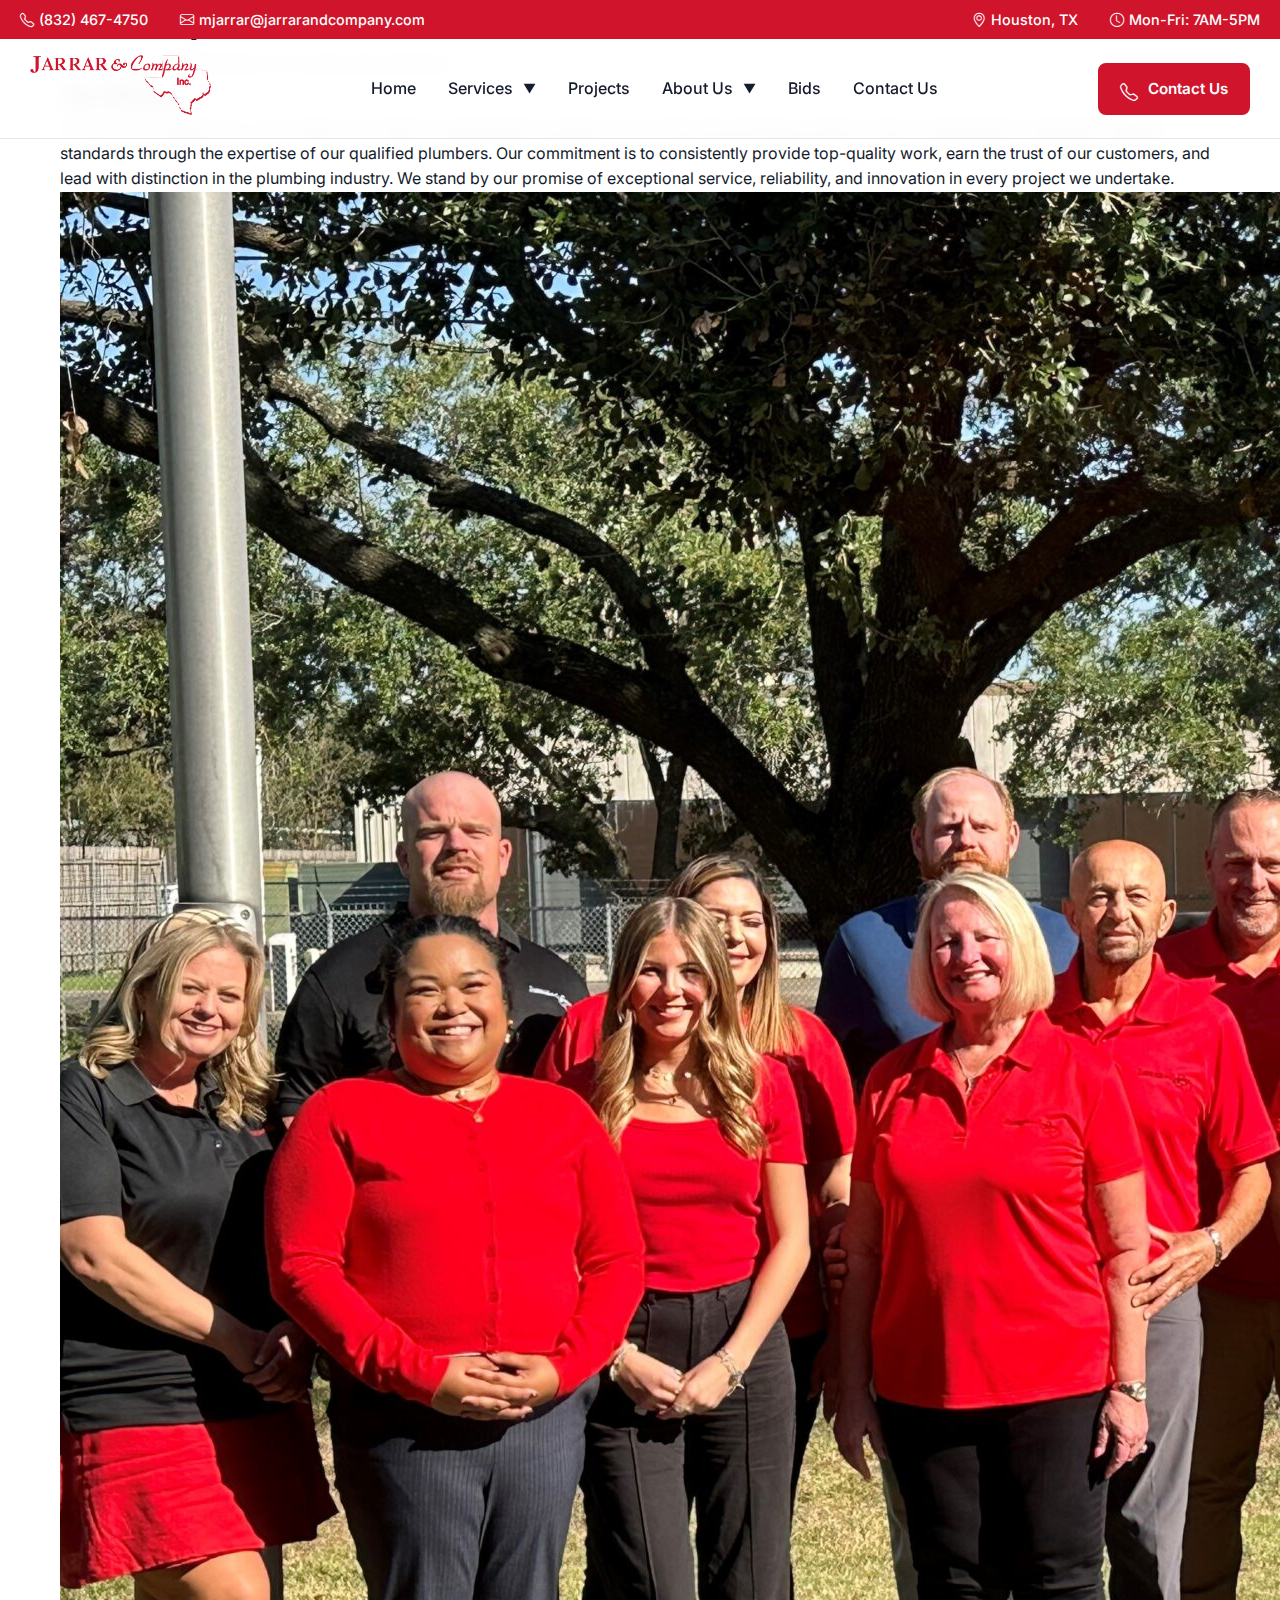
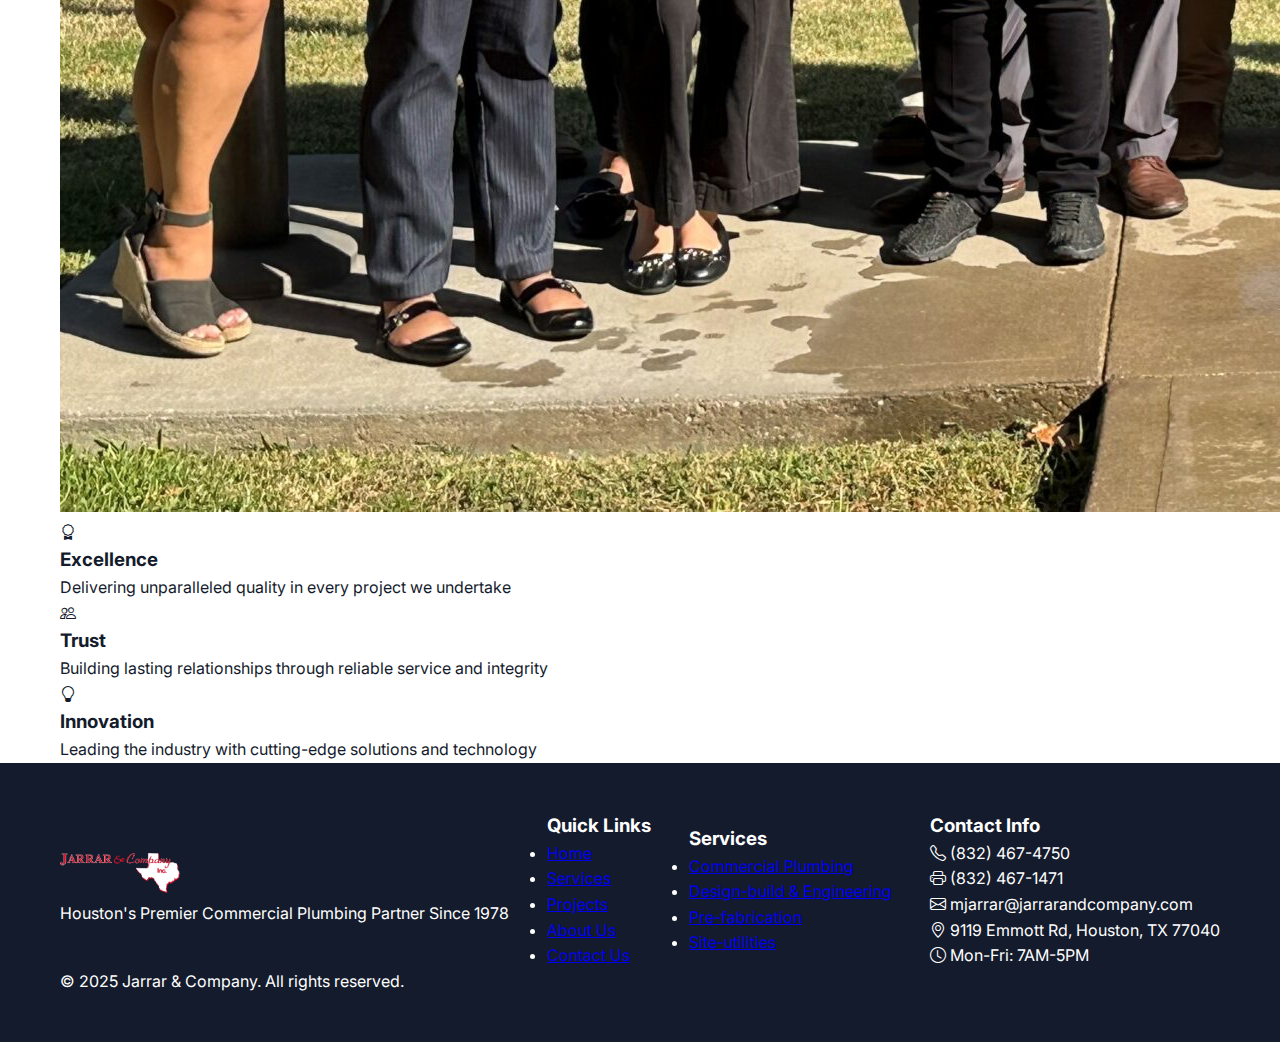
<file: ourstory.html>
<!DOCTYPE html>
<html lang="en">
<head>
    <meta charset="UTF-8">
    <meta name="viewport" content="width=device-width, initial-scale=1.0">
    <title>Our Story - Jarrar & Company</title>
    <link rel="icon" type="image/x-icon" href="images/favicon.ico">
    <link rel="stylesheet" href="css/style.css">
    <link href="https://fonts.googleapis.com/css2?family=Inter:wght@300;400;500;600;700&display=swap" rel="stylesheet">
    <link rel="stylesheet" href="https://cdn.jsdelivr.net/npm/bootstrap-icons@1.11.3/font/bootstrap-icons.css">
</head>
<body>
    <!-- Top Bar -->
    <div class="top-bar">
        <div class="top-bar-content">
            <div class="top-bar-left">
                <span class="top-bar-text"><i class="bi bi-telephone"></i> (832) 467-4750</span>
                <span class="top-bar-text"><i class="bi bi-envelope"></i> mjarrar@jarrarandcompany.com</span>
            </div>
            <div class="top-bar-right">
                <span class="top-bar-text"><i class="bi bi-geo-alt"></i> Houston, TX</span>
                <span class="top-bar-text"><i class="bi bi-clock"></i> Mon-Fri: 7AM-5PM</span>
            </div>
        </div>
    </div>

    <!-- Navigation -->
    <nav class="navbar">
        <div class="nav-container">
            <div class="nav-logo">
                <img src="images/Main-Logo.png" alt="Jarrar & Company Logo" class="logo">
            </div>
            <ul class="nav-menu">
                <li class="nav-item">
                    <a href="index.html" class="nav-link">Home</a>
                </li>
                <li class="nav-item dropdown">
                    <a href="#services" class="nav-link dropdown-toggle">Services <span class="arrow">▼</span></a>
                    <ul class="dropdown-menu">
                        <li><a href="commercial-plumbing.html" class="dropdown-link">Commercial Plumbing</a></li>
                        <li><a href="engineering.html" class="dropdown-link">Design-build & Engineering</a></li>
                        <li><a href="prefab.html" class="dropdown-link">Pre-fabrication</a></li>
                        <li><a href="site-utilities.html" class="dropdown-link">Site-utilities</a></li>
                    </ul>
                </li>
                <li class="nav-item">
                    <a href="projects.html" class="nav-link">Projects</a>
                </li>
                <li class="nav-item dropdown">
                    <a href="#about" class="nav-link dropdown-toggle">About Us <span class="arrow">▼</span></a>
                    <ul class="dropdown-menu">
                        <li><a href="ourstory.html" class="dropdown-link">Our Story</a></li>
                        <li><a href="team.html" class="dropdown-link">Our Team</a></li>
                    </ul>
                </li>
                <li class="nav-item">
                    <a href="bids.html" class="nav-link">Bids</a>
                </li>
                <li class="nav-item">
                    <a href="index.html#contact" class="nav-link">Contact Us</a>
                </li>
            </ul>
            <div class="nav-actions">
                <a href="tel:+17135550123" class="contact-btn">
                    <i class="bi bi-telephone"></i>
                    Contact Us
                </a>
            </div>
            <div class="hamburger">
                <span class="bar"></span>
                <span class="bar"></span>
                <span class="bar"></span>
            </div>
        </div>
    </nav>

    <!-- Hero Section -->
    <section class="story-hero">
        <div class="container">
            <div class="story-hero-content">
                <h1>Our Story</h1>
                <p>Four decades of excellence in commercial plumbing</p>
            </div>
        </div>
    </section>

    <!-- Mission Section -->
    <section class="story-mission">
        <div class="container">
            <div class="mission-content">
                <div class="mission-text">
                    <h2>Our Mission</h2>
                    <p>At Jarrar & Company, Inc., our mission is to deliver unparalleled excellence in commercial plumbing solutions. We are dedicated to setting the highest standards through the expertise of our qualified plumbers. Our commitment is to consistently provide top-quality work, earn the trust of our customers, and lead with distinction in the plumbing industry. We stand by our promise of exceptional service, reliability, and innovation in every project we undertake.</p>
                </div>
                <div class="mission-image">
                    <img src="images/jarrar-family.jpg" alt="Jarrar & Company Team" class="family-photo">
                </div>
            </div>
        </div>
    </section>

    <!-- Values Section -->
    <section class="story-values">
        <div class="container">
            <div class="values-grid">
                <div class="value-card">
                    <div class="value-icon">
                        <i class="bi bi-award"></i>
                    </div>
                    <h3>Excellence</h3>
                    <p>Delivering unparalleled quality in every project we undertake</p>
                </div>
                <div class="value-card">
                    <div class="value-icon">
                        <i class="bi bi-people"></i>
                    </div>
                    <h3>Trust</h3>
                    <p>Building lasting relationships through reliable service and integrity</p>
                </div>
                <div class="value-card">
                    <div class="value-icon">
                        <i class="bi bi-lightbulb"></i>
                    </div>
                    <h3>Innovation</h3>
                    <p>Leading the industry with cutting-edge solutions and technology</p>
                </div>
            </div>
        </div>
    </section>

    <!-- Footer -->
    <footer class="footer">
        <div class="container">
            <div class="footer-content">
                <div class="footer-section">
                    <div class="footer-logo">
                        <img src="images/Main-Logo.png" alt="Jarrar & Company Logo" class="logo">
                        <p>Houston's Premier Commercial Plumbing Partner Since 1978</p>
                    </div>
                </div>
                
                <div class="footer-section">
                    <h3>Quick Links</h3>
                    <ul class="footer-links">
                        <li><a href="index.html">Home</a></li>
                        <li><a href="index.html#services">Services</a></li>
                        <li><a href="projects.html">Projects</a></li>
                        <li><a href="index.html#about">About Us</a></li>
                        <li><a href="index.html#contact">Contact Us</a></li>
                    </ul>
                </div>
                
                <div class="footer-section">
                    <h3>Services</h3>
                    <ul class="footer-links">
                        <li><a href="commercial-plumbing.html">Commercial Plumbing</a></li>
                        <li><a href="engineering.html">Design-build & Engineering</a></li>
                        <li><a href="prefab.html">Pre-fabrication</a></li>
                        <li><a href="site-utilities.html">Site-utilities</a></li>
                    </ul>
                </div>
                
                <div class="footer-section">
                    <h3>Contact Info</h3>
                    <div class="contact-info">
                        <p><i class="bi bi-telephone"></i> (832) 467-4750</p>
                        <p><i class="bi bi-printer"></i> (832) 467-1471</p>
                        <p><i class="bi bi-envelope"></i> mjarrar@jarrarandcompany.com</p>
                        <p><i class="bi bi-geo-alt"></i> 9119 Emmott Rd, Houston, TX 77040</p>
                        <p><i class="bi bi-clock"></i> Mon-Fri: 7AM-5PM</p>
                    </div>
                </div>
            </div>
            
            <div class="footer-bottom">
                <p>&copy; 2025 Jarrar & Company. All rights reserved.</p>
            </div>
        </div>
    </footer>

    <script src="js/main.js"></script>
</body>
</html>
</file>
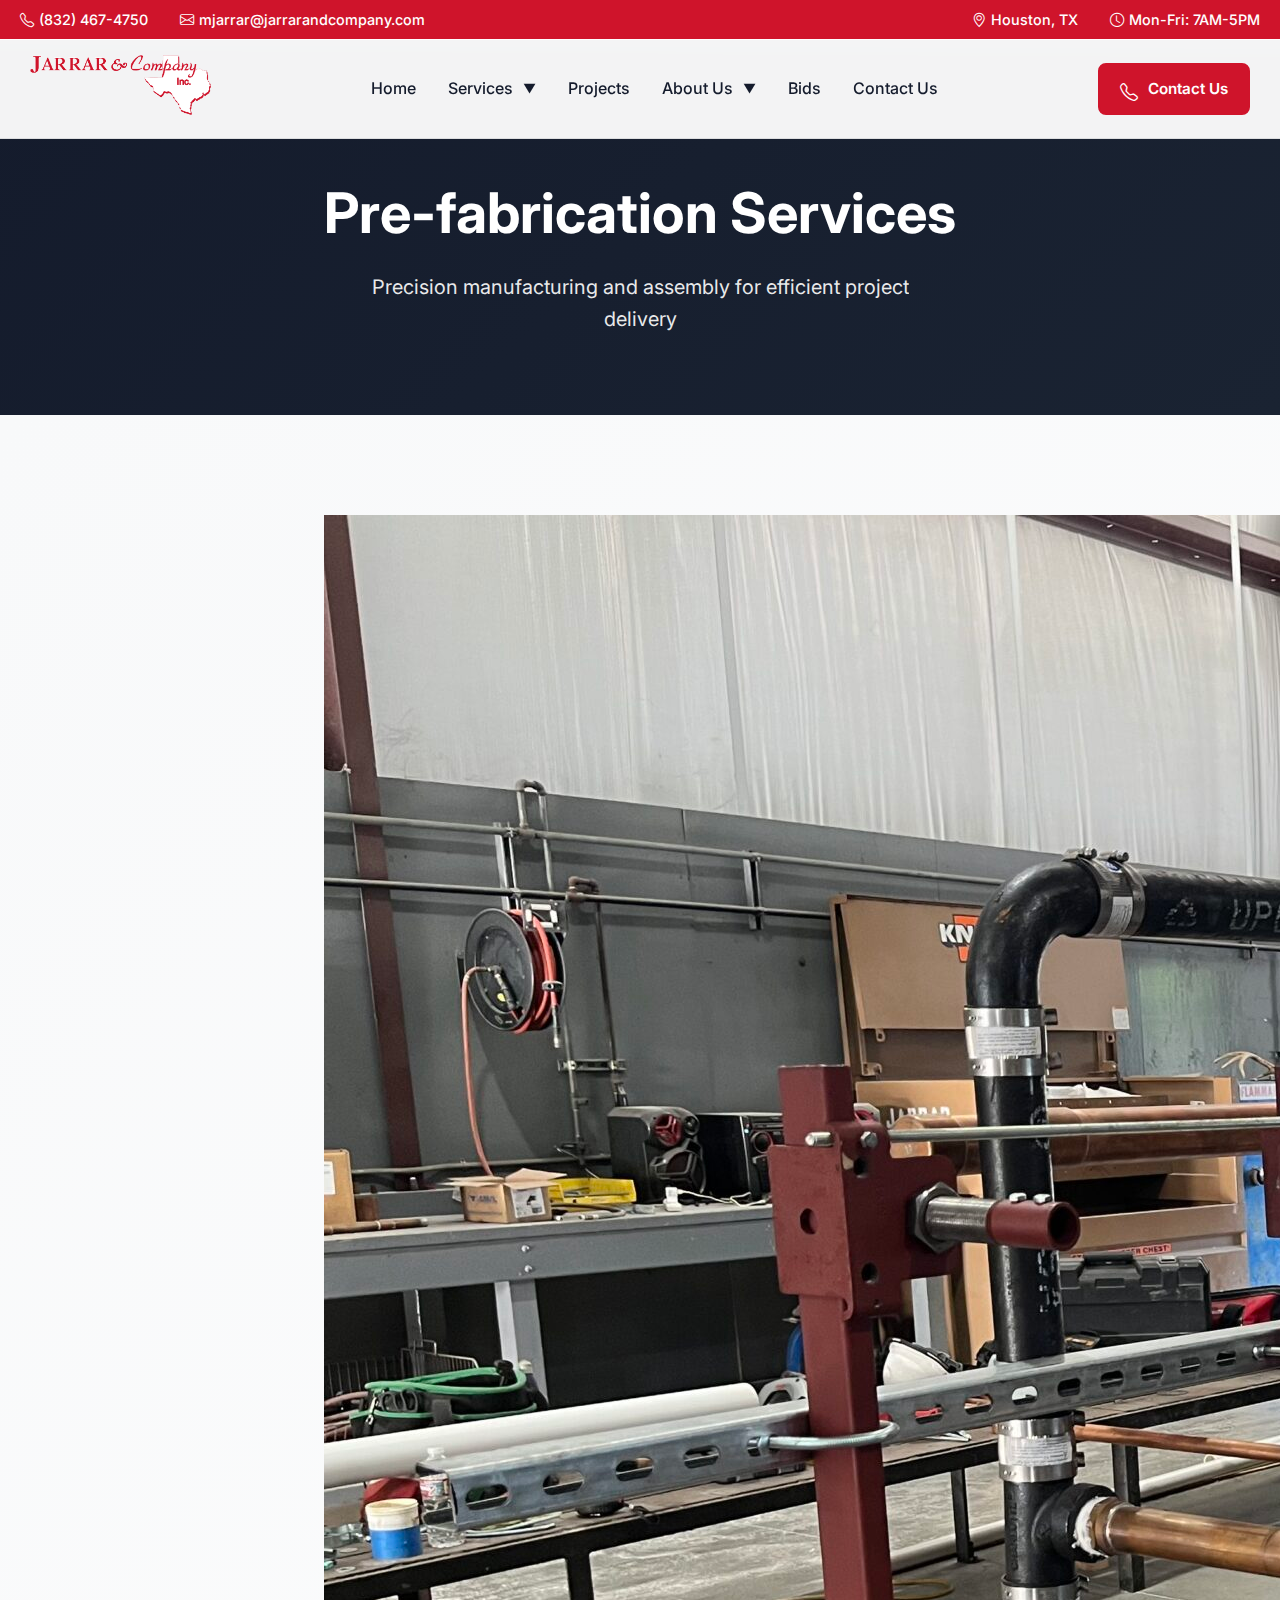
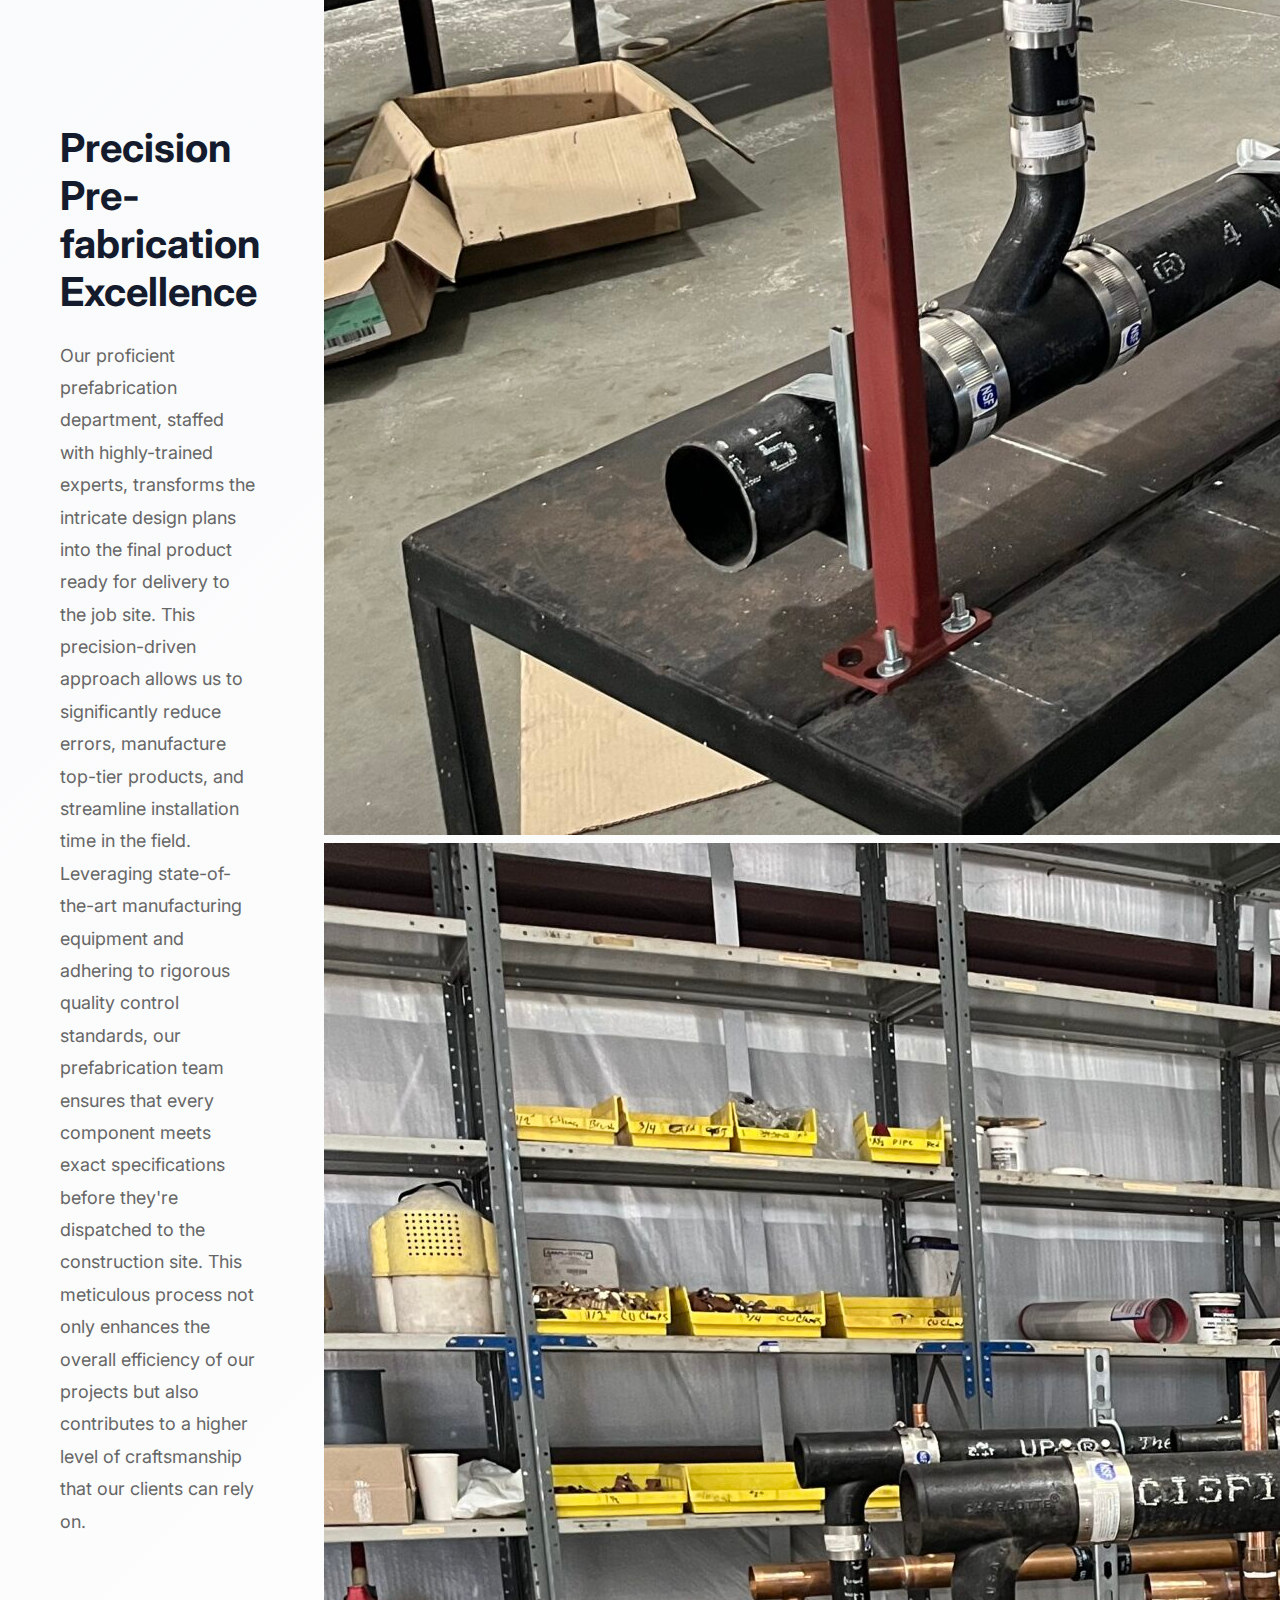
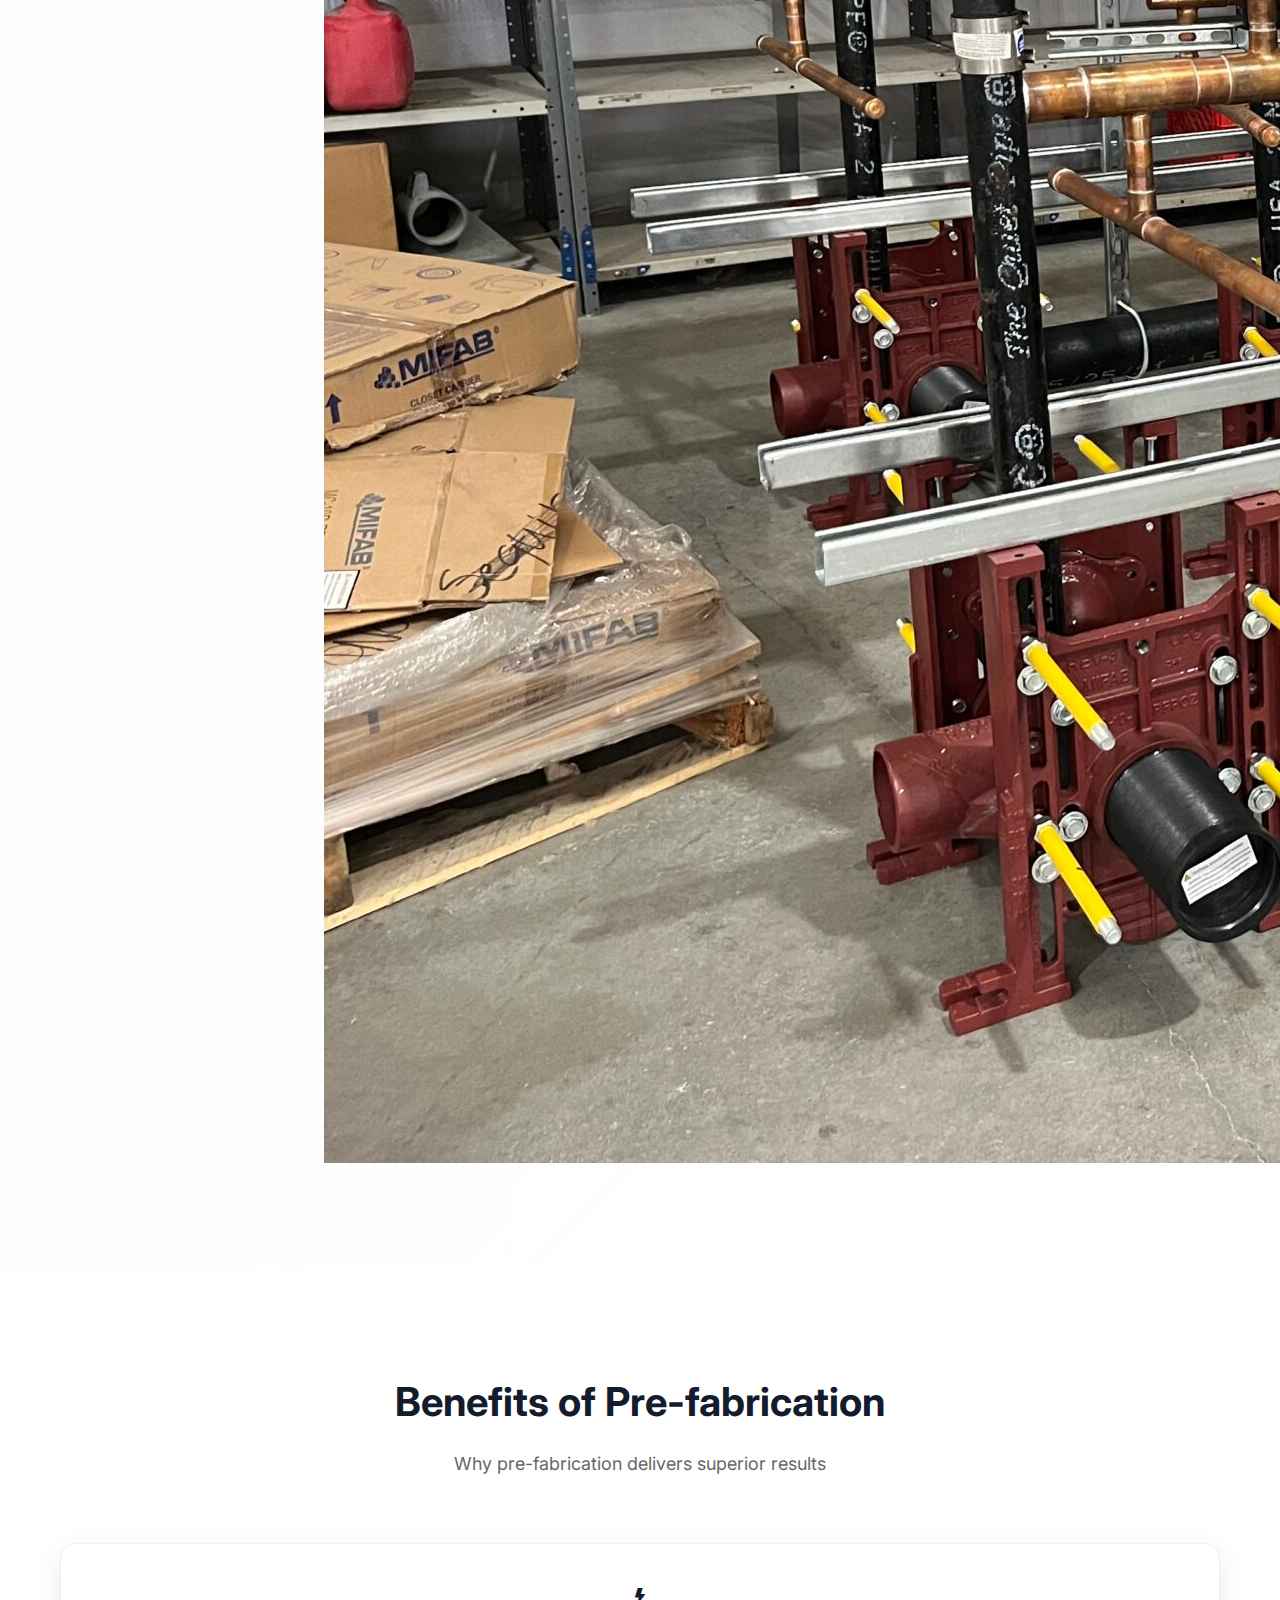
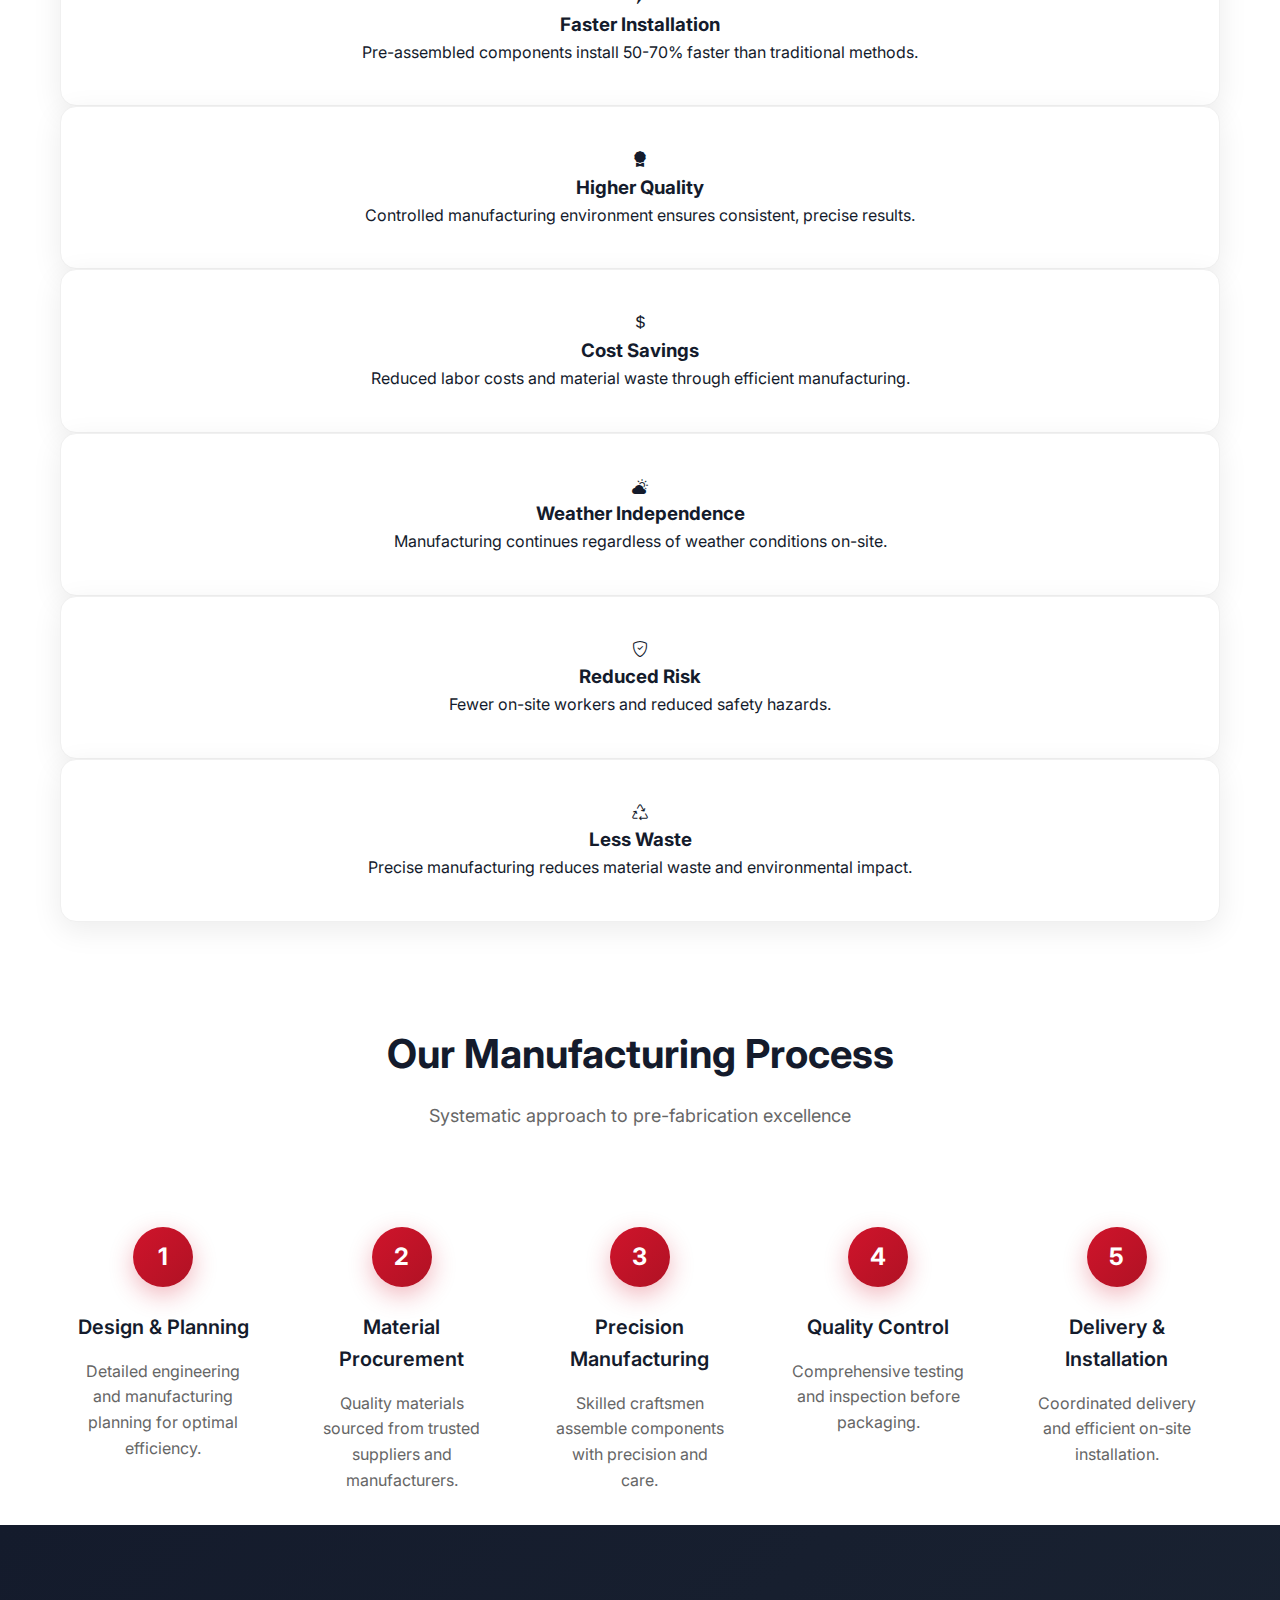
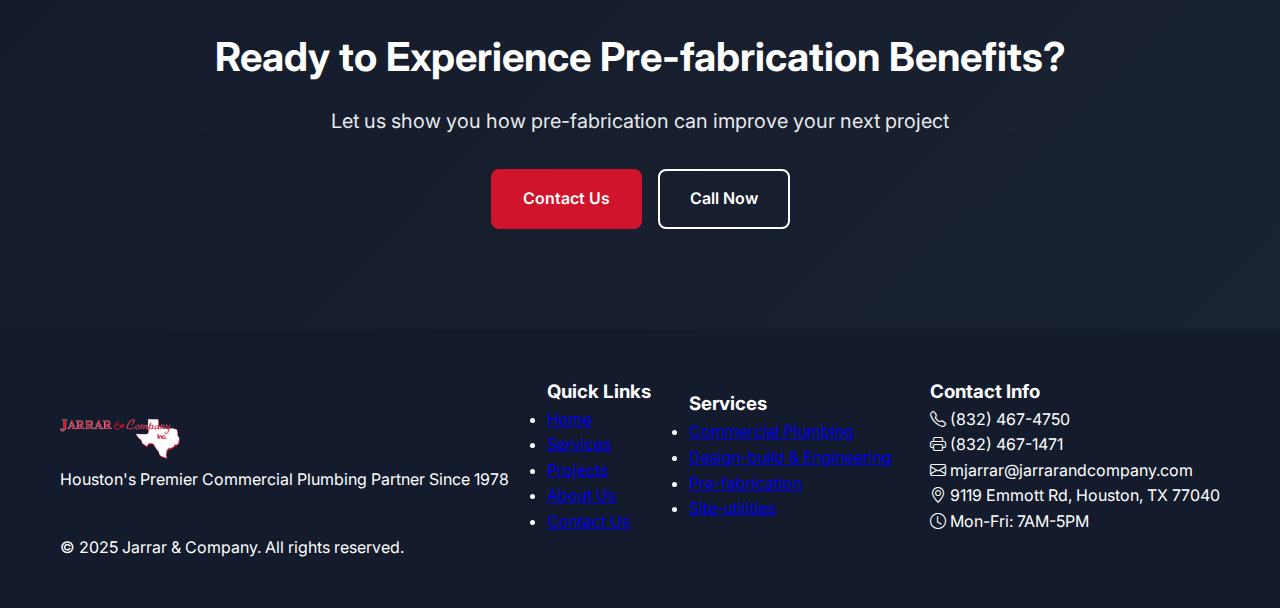
<file: prefab.html>
<!DOCTYPE html>
<html lang="en">
<head>
    <meta charset="UTF-8">
    <meta name="viewport" content="width=device-width, initial-scale=1.0">
    <title>Pre-fabrication Services - Jarrar & Company</title>
    <link rel="icon" type="image/x-icon" href="images/favicon.ico">
    <link rel="stylesheet" href="css/style.css">
    <link href="https://fonts.googleapis.com/css2?family=Inter:wght@300;400;500;600;700&display=swap" rel="stylesheet">
    <link rel="stylesheet" href="https://cdn.jsdelivr.net/npm/bootstrap-icons@1.11.3/font/bootstrap-icons.css">
</head>
<body>
    <!-- Top Bar -->
    <div class="top-bar">
        <div class="top-bar-content">
            <div class="top-bar-left">
                <span class="top-bar-text"><i class="bi bi-telephone"></i> (832) 467-4750</span>
                <span class="top-bar-text"><i class="bi bi-envelope"></i> mjarrar@jarrarandcompany.com</span>
            </div>
            <div class="top-bar-right">
                <span class="top-bar-text"><i class="bi bi-geo-alt"></i> Houston, TX</span>
                <span class="top-bar-text"><i class="bi bi-clock"></i> Mon-Fri: 7AM-5PM</span>
            </div>
        </div>
    </div>

    <!-- Navigation -->
    <nav class="navbar">
        <div class="nav-container">
            <div class="nav-logo">
                <img src="images/Main-Logo.png" alt="Jarrar & Company Logo" class="logo">
            </div>
            <ul class="nav-menu">
                <li class="nav-item">
                    <a href="index.html" class="nav-link">Home</a>
                </li>
                <li class="nav-item dropdown">
                    <a href="#services" class="nav-link dropdown-toggle">Services <span class="arrow">▼</span></a>
                    <ul class="dropdown-menu">
                        <li><a href="commercial-plumbing.html" class="dropdown-link">Commercial Plumbing</a></li>
                        <li><a href="engineering.html" class="dropdown-link">Design-build & Engineering</a></li>
                        <li><a href="prefab.html" class="dropdown-link">Pre-fabrication</a></li>
                        <li><a href="site-utilities.html" class="dropdown-link">Site-utilities</a></li>
                    </ul>
                </li>
                <li class="nav-item">
                    <a href="projects.html" class="nav-link">Projects</a>
                </li>
                <li class="nav-item dropdown">
                    <a href="#about" class="nav-link dropdown-toggle">About Us <span class="arrow">▼</span></a>
                    <ul class="dropdown-menu">
                        <li><a href="ourstory.html" class="dropdown-link">Our Story</a></li>
                        <li><a href="team.html" class="dropdown-link">Our Team</a></li>
                    </ul>
                </li>
                <li class="nav-item">
                    <a href="bids.html" class="nav-link">Bids</a>
                </li>
                <li class="nav-item">
                    <a href="index.html#contact" class="nav-link">Contact Us</a>
                </li>
            </ul>
            <div class="nav-actions">
                <a href="tel:+17135550123" class="contact-btn">
                    <i class="bi bi-telephone"></i>
                    Contact Us
                </a>
            </div>
            <div class="hamburger">
                <span class="bar"></span>
                <span class="bar"></span>
                <span class="bar"></span>
            </div>
        </div>
    </nav>

    <!-- Service Hero Section -->
    <section class="service-hero">
        <div class="container">
            <div class="service-hero-content">
                <h1>Pre-fabrication Services</h1>
                <p>Precision manufacturing and assembly for efficient project delivery</p>
            </div>
        </div>
    </section>

    <!-- Service Overview -->
    <section class="service-overview">
        <div class="container">
            <div class="overview-content">
                <div class="overview-text">
                    <h2>Precision Pre-fabrication Excellence</h2>
                    <p>Our proficient prefabrication department, staffed with highly-trained experts, transforms the intricate design plans into the final product ready for delivery to the job site. This precision-driven approach allows us to significantly reduce errors, manufacture top-tier products, and streamline installation time in the field. Leveraging state-of-the-art manufacturing equipment and adhering to rigorous quality control standards, our prefabrication team ensures that every component meets exact specifications before they're dispatched to the construction site. This meticulous process not only enhances the overall efficiency of our projects but also contributes to a higher level of craftsmanship that our clients can rely on.</p>
                </div>
                <div class="overview-images">
                    <div class="fabrication-image">
                        <img src="images/fabrication-1.jpg" alt="Pre-fabrication Manufacturing Process" class="fabrication-img">
                    </div>
                    <div class="fabrication-image">
                        <img src="images/fabrication-2.jpg" alt="Quality Control and Assembly" class="fabrication-img">
                    </div>
                </div>
            </div>
        </div>
    </section>

    <!-- Pre-fabrication Benefits -->
    <section class="benefits-section">
        <div class="container">
            <div class="section-header">
                <h2>Benefits of Pre-fabrication</h2>
                <p>Why pre-fabrication delivers superior results</p>
            </div>
            <div class="benefits-grid">
                <div class="benefit-card">
                    <div class="benefit-icon"><i class="bi bi-lightning-fill"></i></div>
                    <h3>Faster Installation</h3>
                    <p>Pre-assembled components install 50-70% faster than traditional methods.</p>
                </div>
                <div class="benefit-card">
                    <div class="benefit-icon"><i class="bi bi-award-fill"></i></div>
                    <h3>Higher Quality</h3>
                    <p>Controlled manufacturing environment ensures consistent, precise results.</p>
                </div>
                <div class="benefit-card">
                    <div class="benefit-icon"><i class="bi bi-currency-dollar"></i></div>
                    <h3>Cost Savings</h3>
                    <p>Reduced labor costs and material waste through efficient manufacturing.</p>
                </div>
                <div class="benefit-card">
                    <div class="benefit-icon"><i class="bi bi-cloud-sun-fill"></i></div>
                    <h3>Weather Independence</h3>
                    <p>Manufacturing continues regardless of weather conditions on-site.</p>
                </div>
                <div class="benefit-card">
                    <div class="benefit-icon"><i class="bi bi-shield-check"></i></div>
                    <h3>Reduced Risk</h3>
                    <p>Fewer on-site workers and reduced safety hazards.</p>
                </div>
                <div class="benefit-card">
                    <div class="benefit-icon"><i class="bi bi-recycle"></i></div>
                    <h3>Less Waste</h3>
                    <p>Precise manufacturing reduces material waste and environmental impact.</p>
                </div>
            </div>
        </div>
    </section>


    <!-- Manufacturing Process -->
    <section class="process-section">
        <div class="container">
            <div class="section-header">
                <h2>Our Manufacturing Process</h2>
                <p>Systematic approach to pre-fabrication excellence</p>
            </div>
            <div class="process-timeline process-timeline-container">
                <div class="timeline-item">
                    <div class="timeline-number">1</div>
                    <h3>Design & Planning</h3>
                    <p>Detailed engineering and manufacturing planning for optimal efficiency.</p>
                </div>
                <div class="timeline-item">
                    <div class="timeline-number">2</div>
                    <h3>Material Procurement</h3>
                    <p>Quality materials sourced from trusted suppliers and manufacturers.</p>
                </div>
                <div class="timeline-item">
                    <div class="timeline-number">3</div>
                    <h3>Precision Manufacturing</h3>
                    <p>Skilled craftsmen assemble components with precision and care.</p>
                </div>
                <div class="timeline-item">
                    <div class="timeline-number">4</div>
                    <h3>Quality Control</h3>
                    <p>Comprehensive testing and inspection before packaging.</p>
                </div>
                <div class="timeline-item">
                    <div class="timeline-number">5</div>
                    <h3>Delivery & Installation</h3>
                    <p>Coordinated delivery and efficient on-site installation.</p>
                </div>
            </div>
        </div>
    </section>

    <!-- CTA Section -->
    <section class="cta-section">
        <div class="container">
            <div class="cta-content">
                <h2>Ready to Experience Pre-fabrication Benefits?</h2>
                <p>Let us show you how pre-fabrication can improve your next project</p>
                <div class="cta-buttons">
                    <a href="index.html#contact" class="btn btn-primary">Contact Us</a>
                    <a href="tel:+17135550123" class="btn btn-secondary">Call Now</a>
                </div>
            </div>
        </div>
    </section>

    <!-- Footer -->
    <footer class="footer">
        <div class="container">
            <div class="footer-content">
                <div class="footer-section">
                    <div class="footer-logo">
                        <img src="images/Main-Logo.png" alt="Jarrar & Company Logo" class="logo">
                        <p>Houston's Premier Commercial Plumbing Partner Since 1978</p>
                    </div>
                </div>
                
                <div class="footer-section">
                    <h3>Quick Links</h3>
                    <ul class="footer-links">
                        <li><a href="index.html">Home</a></li>
                        <li><a href="index.html#services">Services</a></li>
                        <li><a href="projects.html">Projects</a></li>
                        <li><a href="index.html#about">About Us</a></li>
                        <li><a href="index.html#contact">Contact Us</a></li>
                    </ul>
                </div>
                
                <div class="footer-section">
                    <h3>Services</h3>
                    <ul class="footer-links">
                        <li><a href="commercial-plumbing.html">Commercial Plumbing</a></li>
                        <li><a href="engineering.html">Design-build & Engineering</a></li>
                        <li><a href="prefab.html">Pre-fabrication</a></li>
                        <li><a href="site-utilities.html">Site-utilities</a></li>
                    </ul>
                </div>
                
                <div class="footer-section">
                    <h3>Contact Info</h3>
                    <div class="contact-info">
                        <p><i class="bi bi-telephone"></i> (832) 467-4750</p>
                        <p><i class="bi bi-printer"></i> (832) 467-1471</p>
                        <p><i class="bi bi-envelope"></i> mjarrar@jarrarandcompany.com</p>
                        <p><i class="bi bi-geo-alt"></i> 9119 Emmott Rd, Houston, TX 77040</p>
                        <p><i class="bi bi-clock"></i> Mon-Fri: 7AM-5PM</p>
                    </div>
                </div>
            </div>
            
            <div class="footer-bottom">
                <p>&copy; 2025 Jarrar & Company. All rights reserved.</p>
            </div>
        </div>
    </footer>

    <script src="js/main.js"></script>
</body>
</html>
</file>
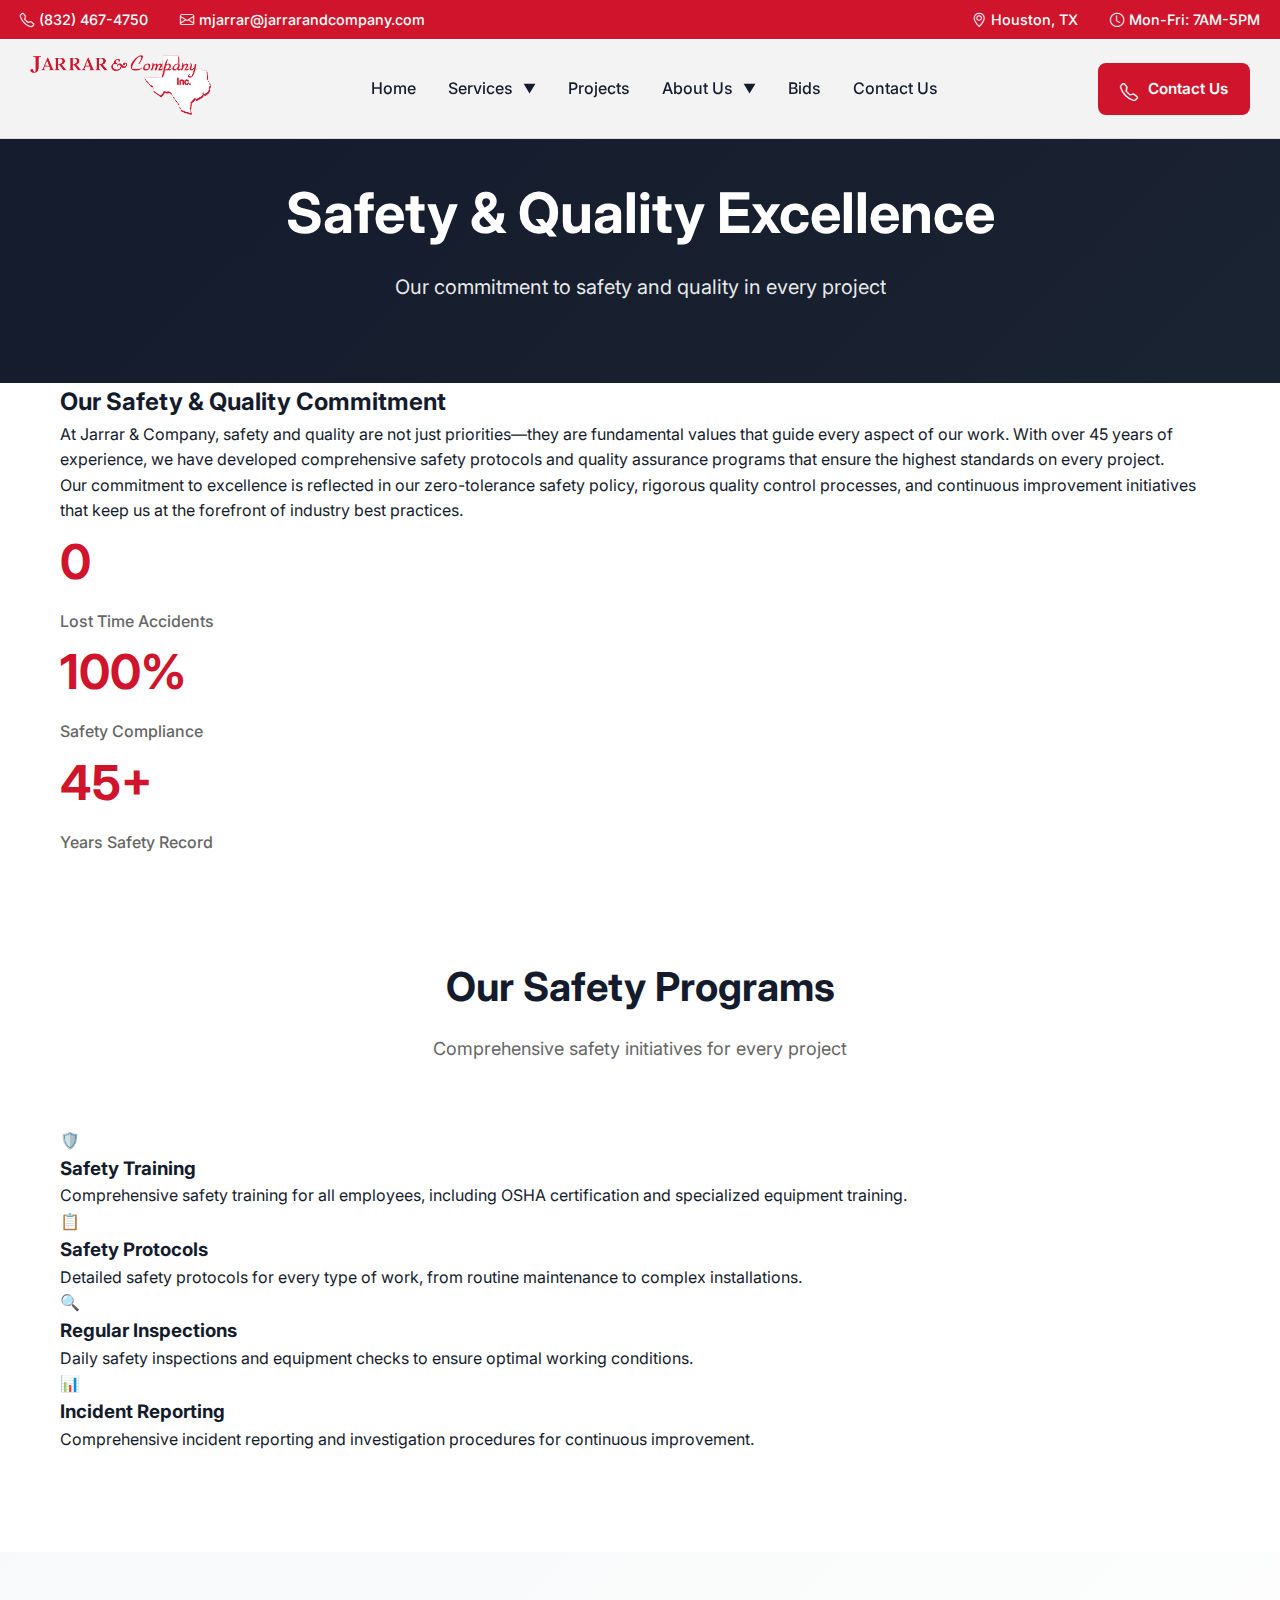
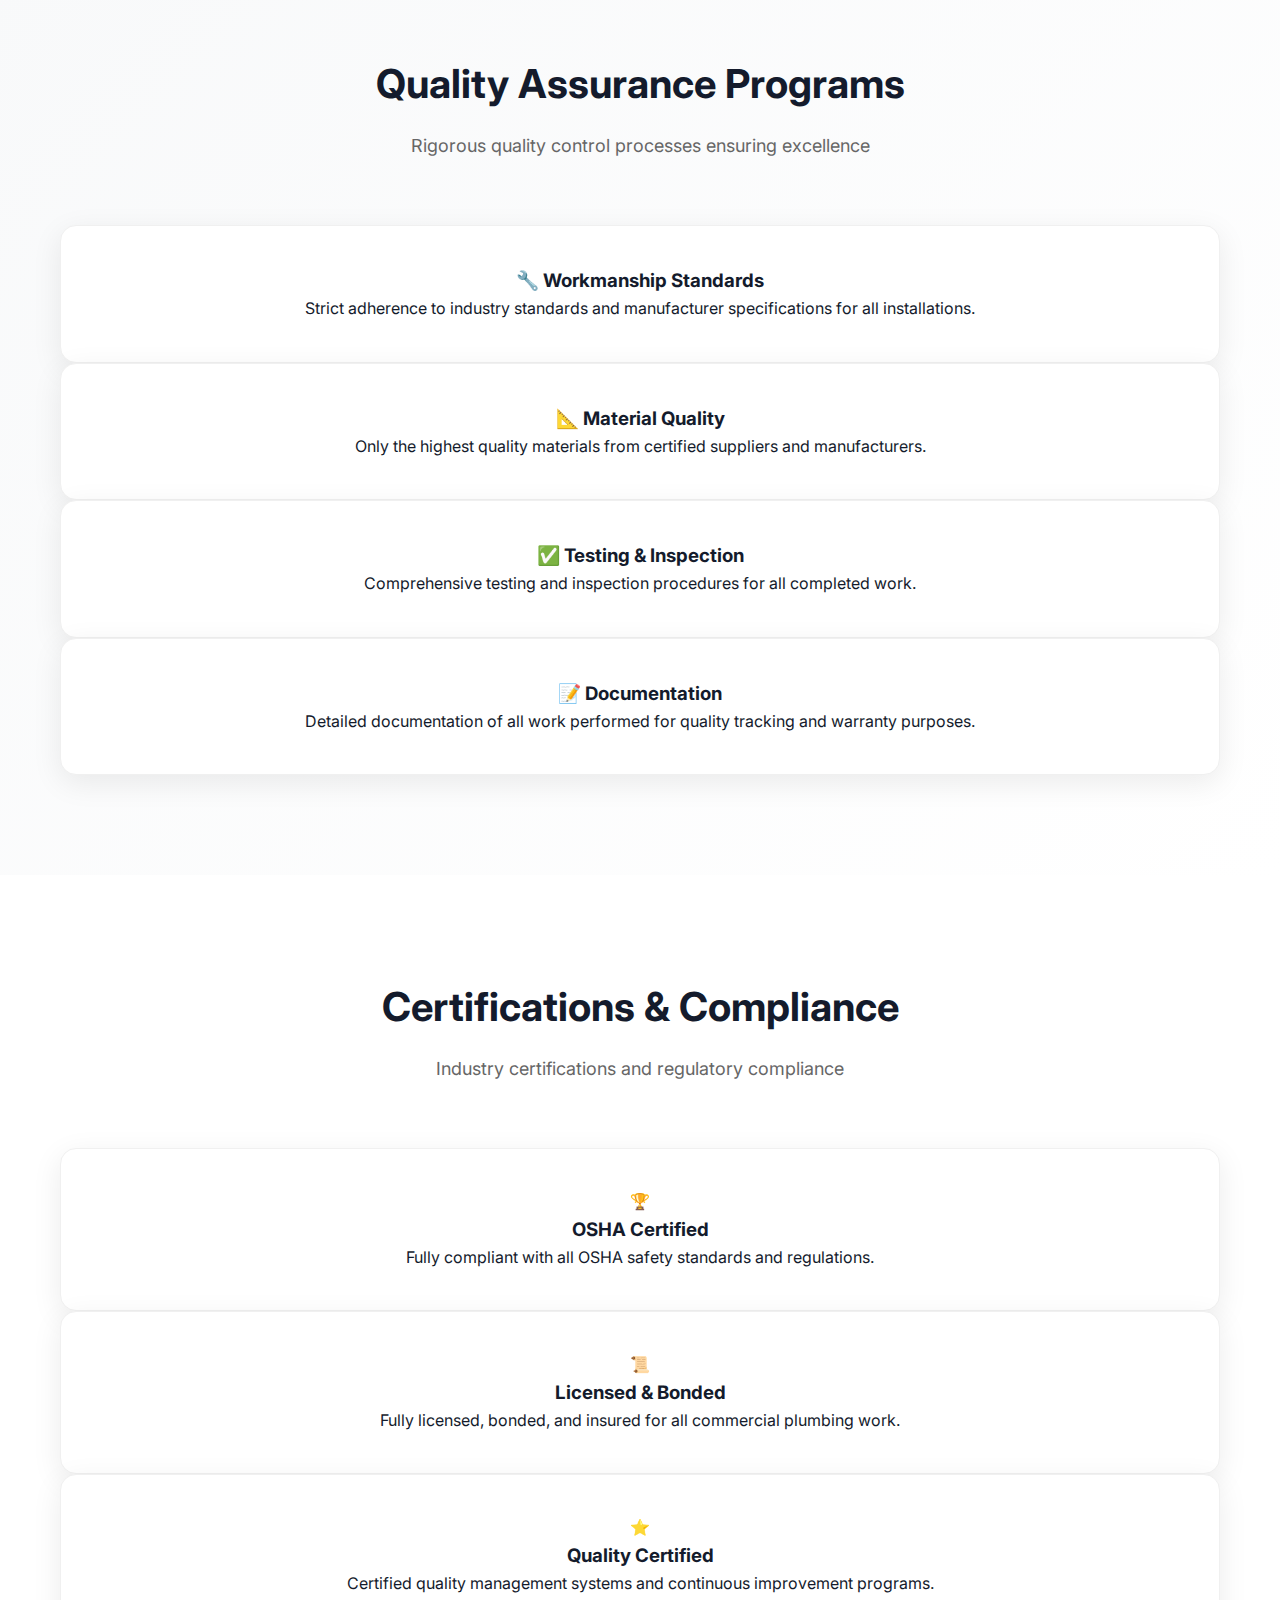
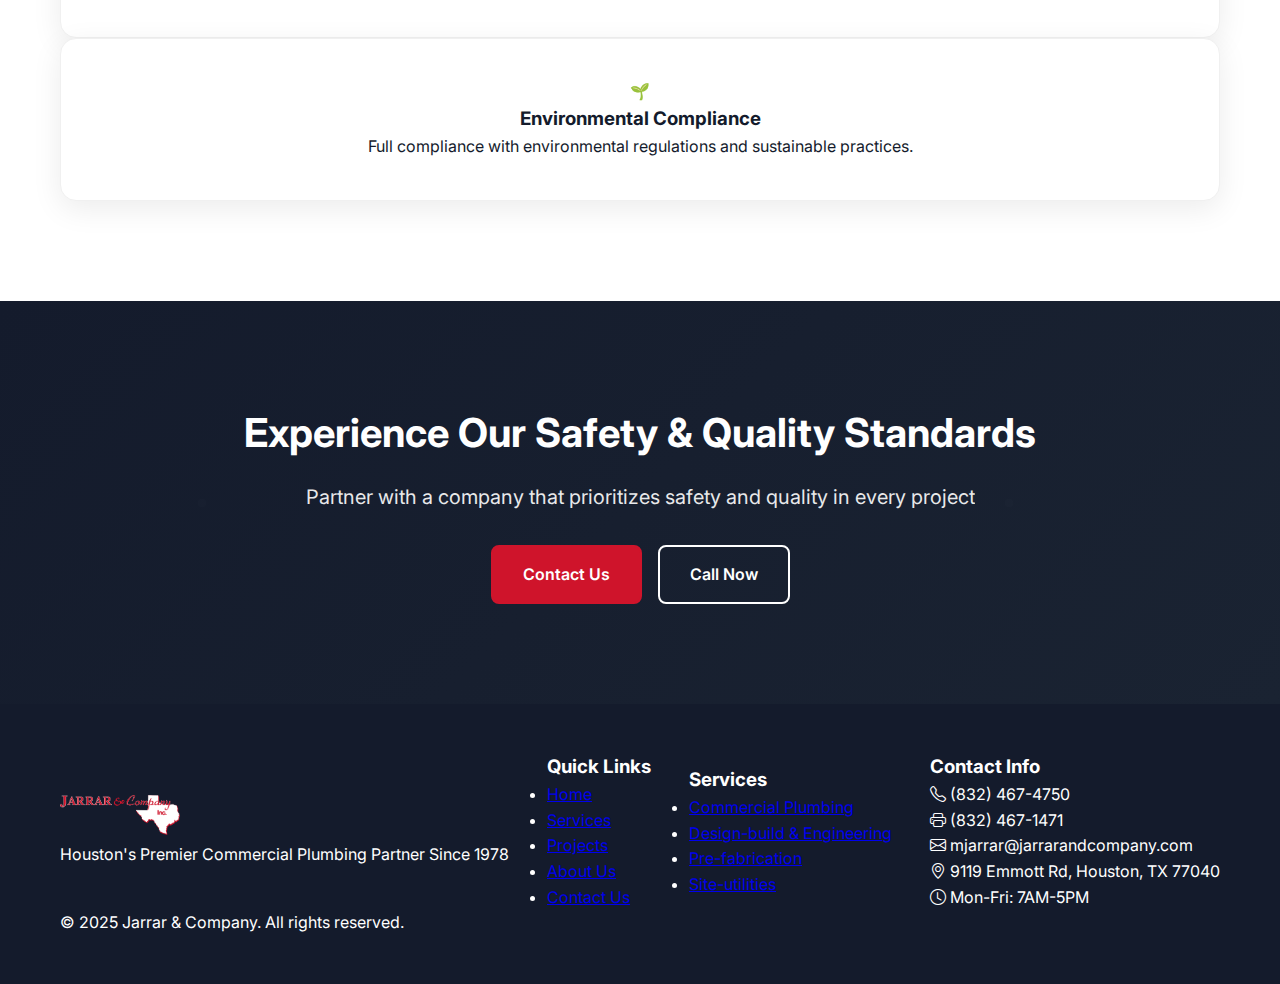
<file: safety-quality.html>
<!DOCTYPE html>
<html lang="en">
<head>
    <meta charset="UTF-8">
    <meta name="viewport" content="width=device-width, initial-scale=1.0">
    <title>Safety & Quality - Jarrar & Company</title>
    <link rel="icon" type="image/x-icon" href="images/favicon.ico">
    <link rel="stylesheet" href="css/style.css">
    <link href="https://fonts.googleapis.com/css2?family=Inter:wght@300;400;500;600;700&display=swap" rel="stylesheet">
    <link rel="stylesheet" href="https://cdn.jsdelivr.net/npm/bootstrap-icons@1.11.3/font/bootstrap-icons.css">
</head>
<body>
    <!-- Top Bar -->
    <div class="top-bar">
        <div class="top-bar-content">
            <div class="top-bar-left">
                <span class="top-bar-text"><i class="bi bi-telephone"></i> (832) 467-4750</span>
                <span class="top-bar-text"><i class="bi bi-envelope"></i> mjarrar@jarrarandcompany.com</span>
            </div>
            <div class="top-bar-right">
                <span class="top-bar-text"><i class="bi bi-geo-alt"></i> Houston, TX</span>
                <span class="top-bar-text"><i class="bi bi-clock"></i> Mon-Fri: 7AM-5PM</span>
            </div>
        </div>
    </div>

    <!-- Navigation -->
    <nav class="navbar">
        <div class="nav-container">
            <div class="nav-logo">
                <img src="images/Main-Logo.png" alt="Jarrar & Company Logo" class="logo">
            </div>
            <ul class="nav-menu">
                <li class="nav-item">
                    <a href="index.html" class="nav-link">Home</a>
                </li>
                <li class="nav-item dropdown">
                    <a href="#services" class="nav-link dropdown-toggle">Services <span class="arrow">▼</span></a>
                    <ul class="dropdown-menu">
                        <li><a href="commercial-plumbing.html" class="dropdown-link">Commercial Plumbing</a></li>
                        <li><a href="engineering.html" class="dropdown-link">Design-build & Engineering</a></li>
                        <li><a href="prefab.html" class="dropdown-link">Pre-fabrication</a></li>
                        <li><a href="site-utilities.html" class="dropdown-link">Site-utilities</a></li>
                    </ul>
                </li>
                <li class="nav-item">
                    <a href="projects.html" class="nav-link">Projects</a>
                </li>
                <li class="nav-item dropdown">
                    <a href="#about" class="nav-link dropdown-toggle">About Us <span class="arrow">▼</span></a>
                    <ul class="dropdown-menu">
                        <li><a href="ourstory.html" class="dropdown-link">Our Story</a></li>
                        <li><a href="team.html" class="dropdown-link">Our Team</a></li>
                    </ul>
                </li>
                <li class="nav-item">
                    <a href="bids.html" class="nav-link">Bids</a>
                </li>
                <li class="nav-item">
                    <a href="index.html#contact" class="nav-link">Contact Us</a>
                </li>
            </ul>
            <div class="nav-actions">
                <a href="tel:+17135550123" class="contact-btn">
                    <i class="bi bi-telephone"></i>
                    Contact Us
                </a>
            </div>
            <div class="hamburger">
                <span class="bar"></span>
                <span class="bar"></span>
                <span class="bar"></span>
            </div>
        </div>
    </nav>

    <!-- Safety Hero Section -->
    <section class="safety-hero">
        <div class="container">
            <div class="safety-hero-content">
                <h1>Safety & Quality Excellence</h1>
                <p>Our commitment to safety and quality in every project</p>
            </div>
        </div>
    </section>

    <!-- Safety Commitment -->
    <section class="safety-commitment">
        <div class="container">
            <div class="commitment-content">
                <div class="commitment-text">
                    <h2>Our Safety & Quality Commitment</h2>
                    <p>At Jarrar & Company, safety and quality are not just priorities—they are fundamental values that guide every aspect of our work. With over 45 years of experience, we have developed comprehensive safety protocols and quality assurance programs that ensure the highest standards on every project.</p>
                    <p>Our commitment to excellence is reflected in our zero-tolerance safety policy, rigorous quality control processes, and continuous improvement initiatives that keep us at the forefront of industry best practices.</p>
                </div>
                <div class="commitment-stats">
                    <div class="stat-item">
                        <div class="stat-number">0</div>
                        <div class="stat-label">Lost Time Accidents</div>
                    </div>
                    <div class="stat-item">
                        <div class="stat-number">100%</div>
                        <div class="stat-label">Safety Compliance</div>
                    </div>
                    <div class="stat-item">
                        <div class="stat-number">45+</div>
                        <div class="stat-label">Years Safety Record</div>
                    </div>
                </div>
            </div>
        </div>
    </section>

    <!-- Safety Programs -->
    <section class="safety-programs">
        <div class="container">
            <div class="section-header">
                <h2>Our Safety Programs</h2>
                <p>Comprehensive safety initiatives for every project</p>
            </div>
            <div class="programs-grid">
                <div class="program-card">
                    <div class="program-icon">🛡️</div>
                    <h3>Safety Training</h3>
                    <p>Comprehensive safety training for all employees, including OSHA certification and specialized equipment training.</p>
                </div>
                <div class="program-card">
                    <div class="program-icon">📋</div>
                    <h3>Safety Protocols</h3>
                    <p>Detailed safety protocols for every type of work, from routine maintenance to complex installations.</p>
                </div>
                <div class="program-card">
                    <div class="program-icon">🔍</div>
                    <h3>Regular Inspections</h3>
                    <p>Daily safety inspections and equipment checks to ensure optimal working conditions.</p>
                </div>
                <div class="program-card">
                    <div class="program-icon">📊</div>
                    <h3>Incident Reporting</h3>
                    <p>Comprehensive incident reporting and investigation procedures for continuous improvement.</p>
                </div>
            </div>
        </div>
    </section>

    <!-- Quality Assurance -->
    <section class="quality-assurance">
        <div class="container">
            <div class="section-header">
                <h2>Quality Assurance Programs</h2>
                <p>Rigorous quality control processes ensuring excellence</p>
            </div>
            <div class="quality-grid">
                <div class="quality-item">
                    <h3>🔧 Workmanship Standards</h3>
                    <p>Strict adherence to industry standards and manufacturer specifications for all installations.</p>
                </div>
                <div class="quality-item">
                    <h3>📐 Material Quality</h3>
                    <p>Only the highest quality materials from certified suppliers and manufacturers.</p>
                </div>
                <div class="quality-item">
                    <h3>✅ Testing & Inspection</h3>
                    <p>Comprehensive testing and inspection procedures for all completed work.</p>
                </div>
                <div class="quality-item">
                    <h3>📝 Documentation</h3>
                    <p>Detailed documentation of all work performed for quality tracking and warranty purposes.</p>
                </div>
            </div>
        </div>
    </section>

    <!-- Certifications -->
    <section class="certifications">
        <div class="container">
            <div class="section-header">
                <h2>Certifications & Compliance</h2>
                <p>Industry certifications and regulatory compliance</p>
            </div>
            <div class="certifications-grid">
                <div class="cert-item">
                    <div class="cert-icon">🏆</div>
                    <h3>OSHA Certified</h3>
                    <p>Fully compliant with all OSHA safety standards and regulations.</p>
                </div>
                <div class="cert-item">
                    <div class="cert-icon">📜</div>
                    <h3>Licensed & Bonded</h3>
                    <p>Fully licensed, bonded, and insured for all commercial plumbing work.</p>
                </div>
                <div class="cert-item">
                    <div class="cert-icon">⭐</div>
                    <h3>Quality Certified</h3>
                    <p>Certified quality management systems and continuous improvement programs.</p>
                </div>
                <div class="cert-item">
                    <div class="cert-icon">🌱</div>
                    <h3>Environmental Compliance</h3>
                    <p>Full compliance with environmental regulations and sustainable practices.</p>
                </div>
            </div>
        </div>
    </section>

    <!-- CTA Section -->
    <section class="cta-section">
        <div class="container">
            <div class="cta-content">
                <h2>Experience Our Safety & Quality Standards</h2>
                <p>Partner with a company that prioritizes safety and quality in every project</p>
                <div class="cta-buttons">
                    <a href="index.html#contact" class="btn btn-primary">Contact Us</a>
                    <a href="tel:+17135550123" class="btn btn-secondary">Call Now</a>
                </div>
            </div>
        </div>
    </section>

    <!-- Footer -->
    <footer class="footer">
        <div class="container">
            <div class="footer-content">
                <div class="footer-section">
                    <div class="footer-logo">
                        <img src="images/Main-Logo.png" alt="Jarrar & Company Logo" class="logo">
                        <p>Houston's Premier Commercial Plumbing Partner Since 1978</p>
                    </div>
                </div>
                
                <div class="footer-section">
                    <h3>Quick Links</h3>
                    <ul class="footer-links">
                        <li><a href="index.html">Home</a></li>
                        <li><a href="index.html#services">Services</a></li>
                        <li><a href="projects.html">Projects</a></li>
                        <li><a href="index.html#about">About Us</a></li>
                        <li><a href="index.html#contact">Contact Us</a></li>
                    </ul>
                </div>
                
                <div class="footer-section">
                    <h3>Services</h3>
                    <ul class="footer-links">
                        <li><a href="commercial-plumbing.html">Commercial Plumbing</a></li>
                        <li><a href="engineering.html">Design-build & Engineering</a></li>
                        <li><a href="prefab.html">Pre-fabrication</a></li>
                        <li><a href="site-utilities.html">Site-utilities</a></li>
                    </ul>
                </div>
                
                <div class="footer-section">
                    <h3>Contact Info</h3>
                    <div class="contact-info">
                        <p><i class="bi bi-telephone"></i> (832) 467-4750</p>
                        <p><i class="bi bi-printer"></i> (832) 467-1471</p>
                        <p><i class="bi bi-envelope"></i> mjarrar@jarrarandcompany.com</p>
                        <p><i class="bi bi-geo-alt"></i> 9119 Emmott Rd, Houston, TX 77040</p>
                        <p><i class="bi bi-clock"></i> Mon-Fri: 7AM-5PM</p>
                    </div>
                </div>
            </div>
            
            <div class="footer-bottom">
                <p>&copy; 2025 Jarrar & Company. All rights reserved.</p>
            </div>
        </div>
    </footer>

    <script src="js/main.js"></script>
</body>
</html>
</file>
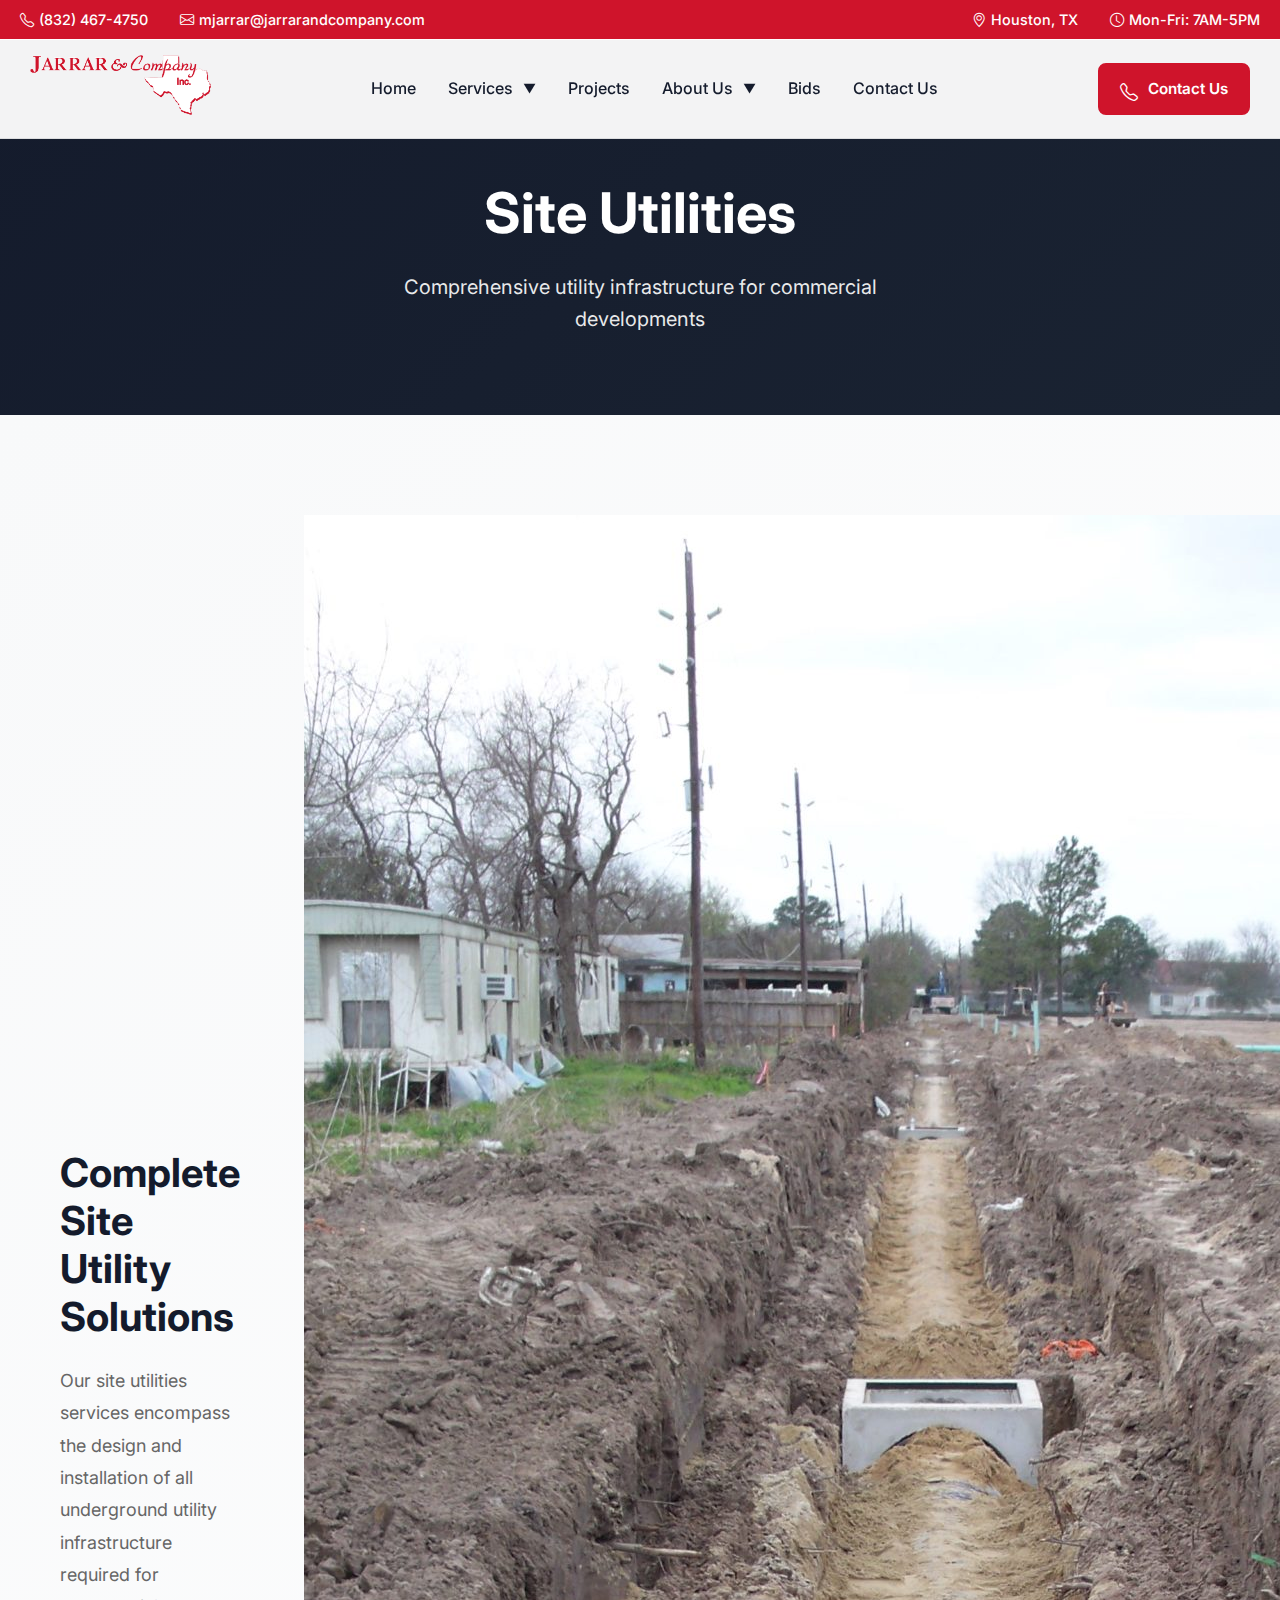
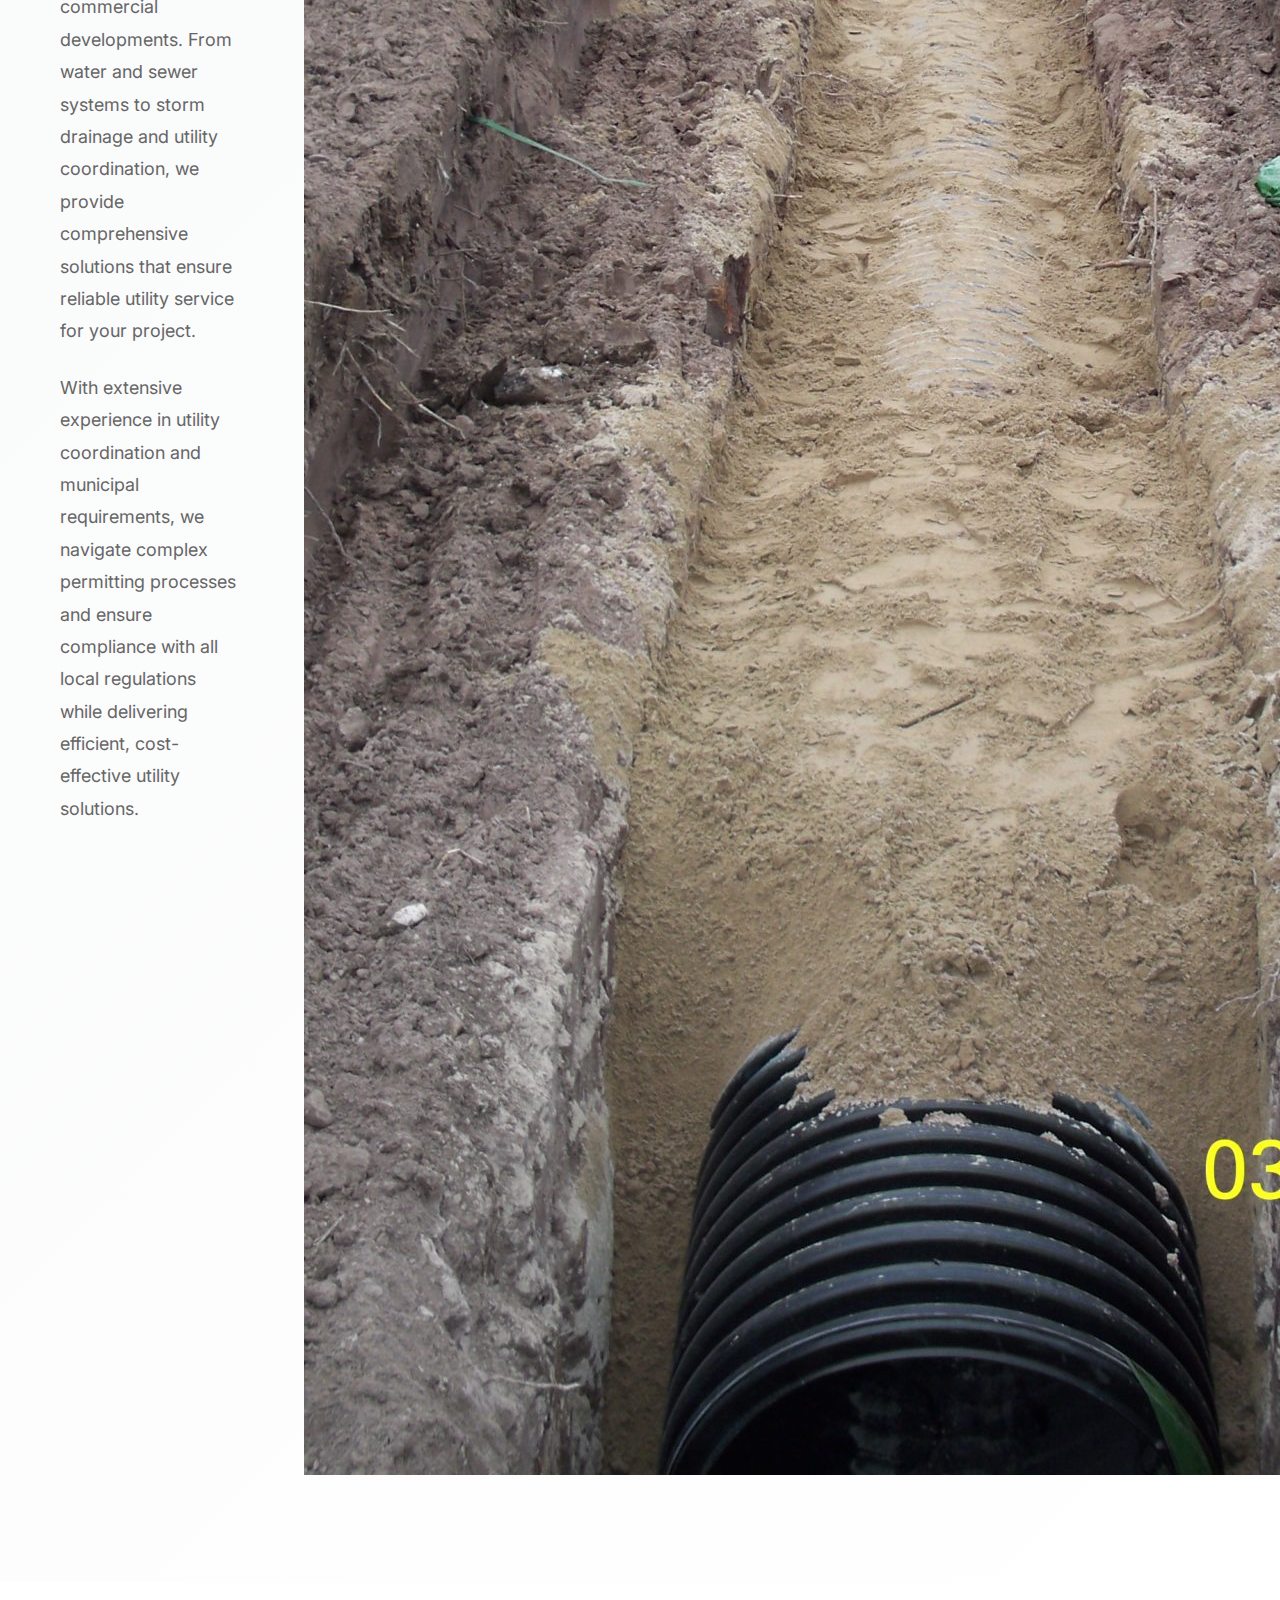
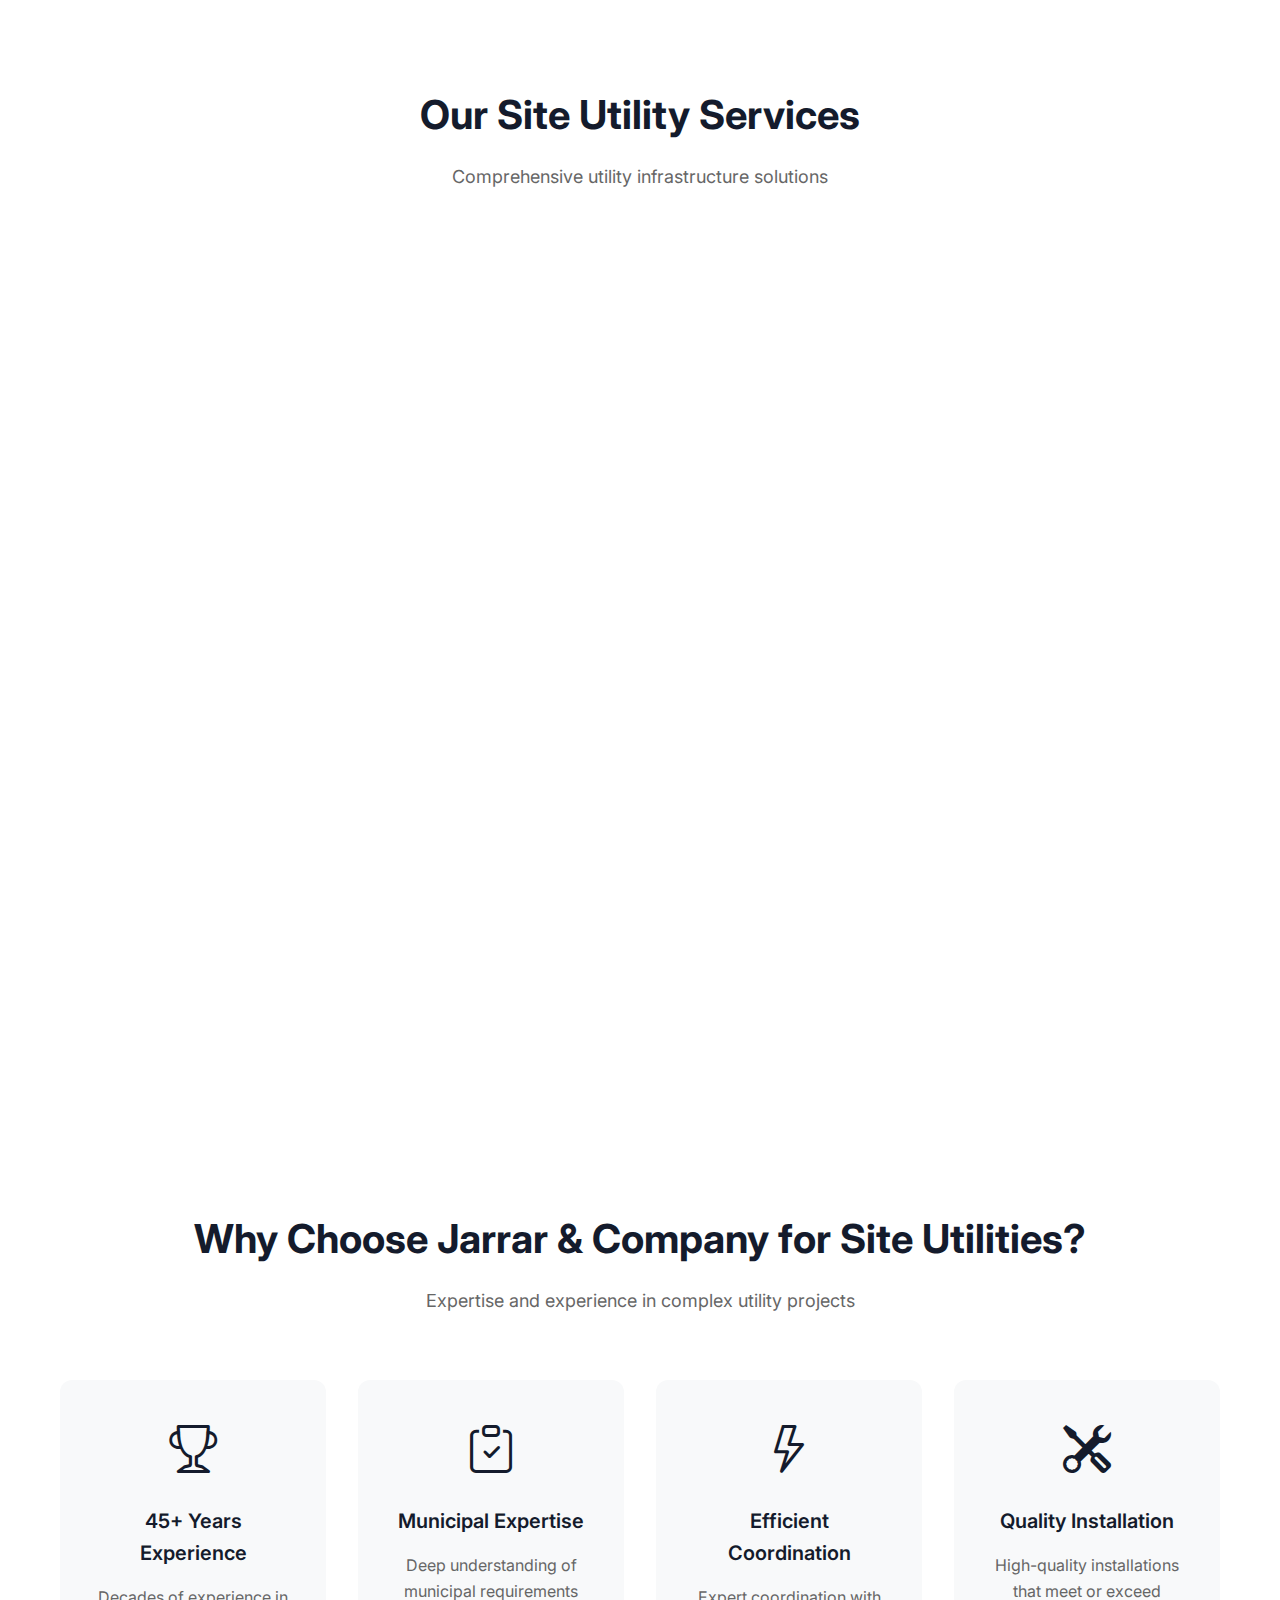
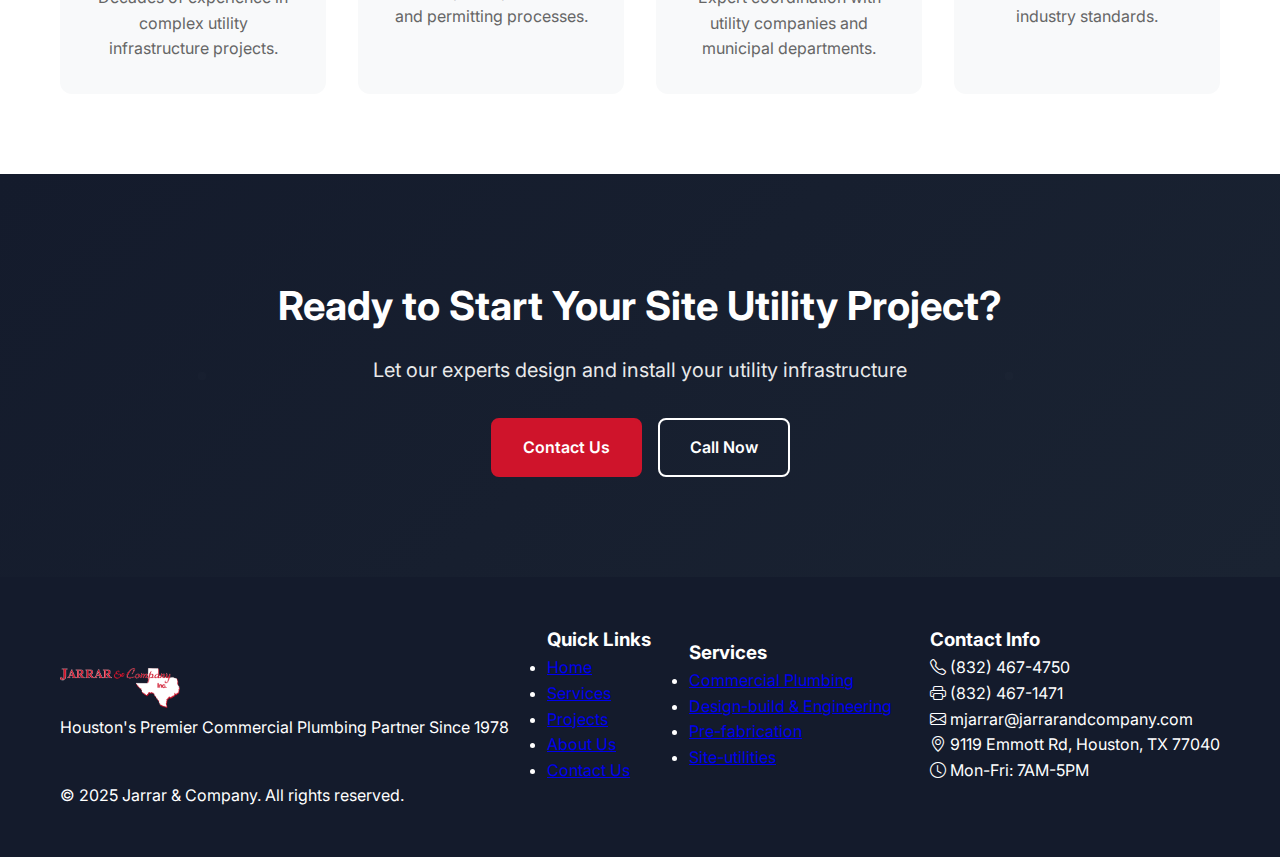
<file: site-utilities.html>
<!DOCTYPE html>
<html lang="en">
<head>
    <meta charset="UTF-8">
    <meta name="viewport" content="width=device-width, initial-scale=1.0">
    <title>Site Utilities - Jarrar & Company</title>
    <link rel="icon" type="image/x-icon" href="images/favicon.ico">
    <link rel="stylesheet" href="css/style.css">
    <link href="https://fonts.googleapis.com/css2?family=Inter:wght@300;400;500;600;700&display=swap" rel="stylesheet">
    <link rel="stylesheet" href="https://cdn.jsdelivr.net/npm/bootstrap-icons@1.11.3/font/bootstrap-icons.css">
</head>
<body>
    <!-- Top Bar -->
    <div class="top-bar">
        <div class="top-bar-content">
            <div class="top-bar-left">
                <span class="top-bar-text"><i class="bi bi-telephone"></i> (832) 467-4750</span>
                <span class="top-bar-text"><i class="bi bi-envelope"></i> mjarrar@jarrarandcompany.com</span>
            </div>
            <div class="top-bar-right">
                <span class="top-bar-text"><i class="bi bi-geo-alt"></i> Houston, TX</span>
                <span class="top-bar-text"><i class="bi bi-clock"></i> Mon-Fri: 7AM-5PM</span>
            </div>
        </div>
    </div>

    <!-- Navigation -->
    <nav class="navbar">
        <div class="nav-container">
            <div class="nav-logo">
                <img src="images/Main-Logo.png" alt="Jarrar & Company Logo" class="logo">
            </div>
            <ul class="nav-menu">
                <li class="nav-item">
                    <a href="index.html" class="nav-link">Home</a>
                </li>
                <li class="nav-item dropdown">
                    <a href="#services" class="nav-link dropdown-toggle">Services <span class="arrow">▼</span></a>
                    <ul class="dropdown-menu">
                        <li><a href="commercial-plumbing.html" class="dropdown-link">Commercial Plumbing</a></li>
                        <li><a href="engineering.html" class="dropdown-link">Design-build & Engineering</a></li>
                        <li><a href="prefab.html" class="dropdown-link">Pre-fabrication</a></li>
                        <li><a href="site-utilities.html" class="dropdown-link">Site-utilities</a></li>
                    </ul>
                </li>
                <li class="nav-item">
                    <a href="projects.html" class="nav-link">Projects</a>
                </li>
                <li class="nav-item dropdown">
                    <a href="#about" class="nav-link dropdown-toggle">About Us <span class="arrow">▼</span></a>
                    <ul class="dropdown-menu">
                        <li><a href="ourstory.html" class="dropdown-link">Our Story</a></li>
                        <li><a href="team.html" class="dropdown-link">Our Team</a></li>
                    </ul>
                </li>
                <li class="nav-item">
                    <a href="bids.html" class="nav-link">Bids</a>
                </li>
                <li class="nav-item">
                    <a href="index.html#contact" class="nav-link">Contact Us</a>
                </li>
            </ul>
            <div class="nav-actions">
                <a href="tel:+17135550123" class="contact-btn">
                    <i class="bi bi-telephone"></i>
                    Contact Us
                </a>
            </div>
            <div class="hamburger">
                <span class="bar"></span>
                <span class="bar"></span>
                <span class="bar"></span>
            </div>
        </div>
    </nav>

    <!-- Service Hero Section -->
    <section class="service-hero">
        <div class="container">
            <div class="service-hero-content">
                <h1>Site Utilities</h1>
                <p>Comprehensive utility infrastructure for commercial developments</p>
            </div>
        </div>
    </section>

    <!-- Service Overview -->
    <section class="service-overview">
        <div class="container">
            <div class="overview-content">
                <div class="overview-text">
                    <h2>Complete Site Utility Solutions</h2>
                    <p>Our site utilities services encompass the design and installation of all underground utility infrastructure required for commercial developments. From water and sewer systems to storm drainage and utility coordination, we provide comprehensive solutions that ensure reliable utility service for your project.</p>
                    <p>With extensive experience in utility coordination and municipal requirements, we navigate complex permitting processes and ensure compliance with all local regulations while delivering efficient, cost-effective utility solutions.</p>
                </div>
                <div class="overview-image">
                    <img src="images/utility-1.jpg" alt="Site Utilities Installation" class="service-image">
                </div>
            </div>
        </div>
    </section>

    <!-- Utility Services -->
    <section class="utility-services">
        <div class="container">
            <div class="section-header">
                <h2>Our Site Utility Services</h2>
                <p>Comprehensive utility infrastructure solutions</p>
            </div>
            <div class="services-grid">
                <div class="service-card">
                    <div class="service-icon"><i class="bi bi-droplet-fill"></i></div>
                    <h3>Water/Fire Mains</h3>
                    <p>Installation of water supply mains and fire protection systems for commercial developments.</p>
                </div>
                <div class="service-card">
                    <div class="service-icon"><i class="bi bi-shield-check"></i></div>
                    <h3>Backflow Preventers</h3>
                    <p>Installation and testing of backflow prevention devices to protect water supply systems.</p>
                </div>
                <div class="service-card">
                    <div class="service-icon"><i class="bi bi-speedometer2"></i></div>
                    <h3>Large Water Meters</h3>
                    <p>Installation of large capacity water meters for commercial applications.</p>
                </div>
                <div class="service-card">
                    <div class="service-icon"><i class="bi bi-droplet-half"></i></div>
                    <h3>Sanitary Sewer Mains</h3>
                    <p>Complete sanitary sewer main installation and connection services for commercial properties.</p>
                </div>
                <div class="service-card">
                    <div class="service-icon"><i class="bi bi-gear-fill"></i></div>
                    <h3>Sewage Lift Stations</h3>
                    <p>Design and installation of sewage lift stations for gravity and pressure systems.</p>
                </div>
                <div class="service-card">
                    <div class="service-icon"><i class="bi bi-cloud-rain-fill"></i></div>
                    <h3>Storm Sewers</h3>
                    <p>Storm water collection and drainage systems including pipes, inlets, and outfalls.</p>
                </div>
                <div class="service-card">
                    <div class="service-icon"><i class="bi bi-recycle"></i></div>
                    <h3>Grease Traps</h3>
                    <p>Installation of grease interceptor systems for commercial kitchens and food service.</p>
                </div>
            </div>
        </div>
    </section>



    <!-- Why Choose Us -->
    <section class="why-choose-us">
        <div class="container">
            <div class="section-header">
                <h2>Why Choose Jarrar & Company for Site Utilities?</h2>
                <p>Expertise and experience in complex utility projects</p>
            </div>
            <div class="features-grid">
                <div class="feature-card">
                    <div class="feature-icon"><i class="bi bi-trophy"></i></div>
                    <h3>45+ Years Experience</h3>
                    <p>Decades of experience in complex utility infrastructure projects.</p>
                </div>
                <div class="feature-card">
                    <div class="feature-icon"><i class="bi bi-clipboard-check"></i></div>
                    <h3>Municipal Expertise</h3>
                    <p>Deep understanding of municipal requirements and permitting processes.</p>
                </div>
                <div class="feature-card">
                    <div class="feature-icon"><i class="bi bi-lightning"></i></div>
                    <h3>Efficient Coordination</h3>
                    <p>Expert coordination with utility companies and municipal departments.</p>
                </div>
                <div class="feature-card">
                    <div class="feature-icon"><i class="bi bi-tools"></i></div>
                    <h3>Quality Installation</h3>
                    <p>High-quality installations that meet or exceed industry standards.</p>
                </div>
            </div>
        </div>
    </section>

    <!-- CTA Section -->
    <section class="cta-section">
        <div class="container">
            <div class="cta-content">
                <h2>Ready to Start Your Site Utility Project?</h2>
                <p>Let our experts design and install your utility infrastructure</p>
                <div class="cta-buttons">
                    <a href="index.html#contact" class="btn btn-primary">Contact Us</a>
                    <a href="tel:+17135550123" class="btn btn-secondary">Call Now</a>
                </div>
            </div>
        </div>
    </section>

    <!-- Footer -->
    <footer class="footer">
        <div class="container">
            <div class="footer-content">
                <div class="footer-section">
                    <div class="footer-logo">
                        <img src="images/Main-Logo.png" alt="Jarrar & Company Logo" class="logo">
                        <p>Houston's Premier Commercial Plumbing Partner Since 1978</p>
                    </div>
                </div>
                
                <div class="footer-section">
                    <h3>Quick Links</h3>
                    <ul class="footer-links">
                        <li><a href="index.html">Home</a></li>
                        <li><a href="index.html#services">Services</a></li>
                        <li><a href="projects.html">Projects</a></li>
                        <li><a href="index.html#about">About Us</a></li>
                        <li><a href="index.html#contact">Contact Us</a></li>
                    </ul>
                </div>
                
                <div class="footer-section">
                    <h3>Services</h3>
                    <ul class="footer-links">
                        <li><a href="commercial-plumbing.html">Commercial Plumbing</a></li>
                        <li><a href="engineering.html">Design-build & Engineering</a></li>
                        <li><a href="prefab.html">Pre-fabrication</a></li>
                        <li><a href="site-utilities.html">Site-utilities</a></li>
                    </ul>
                </div>
                
                <div class="footer-section">
                    <h3>Contact Info</h3>
                    <div class="contact-info">
                        <p><i class="bi bi-telephone"></i> (832) 467-4750</p>
                        <p><i class="bi bi-printer"></i> (832) 467-1471</p>
                        <p><i class="bi bi-envelope"></i> mjarrar@jarrarandcompany.com</p>
                        <p><i class="bi bi-geo-alt"></i> 9119 Emmott Rd, Houston, TX 77040</p>
                        <p><i class="bi bi-clock"></i> Mon-Fri: 7AM-5PM</p>
                    </div>
                </div>
            </div>
            
            <div class="footer-bottom">
                <p>&copy; 2025 Jarrar & Company. All rights reserved.</p>
            </div>
        </div>
    </footer>

    <script src="js/main.js"></script>
</body>
</html>
</file>
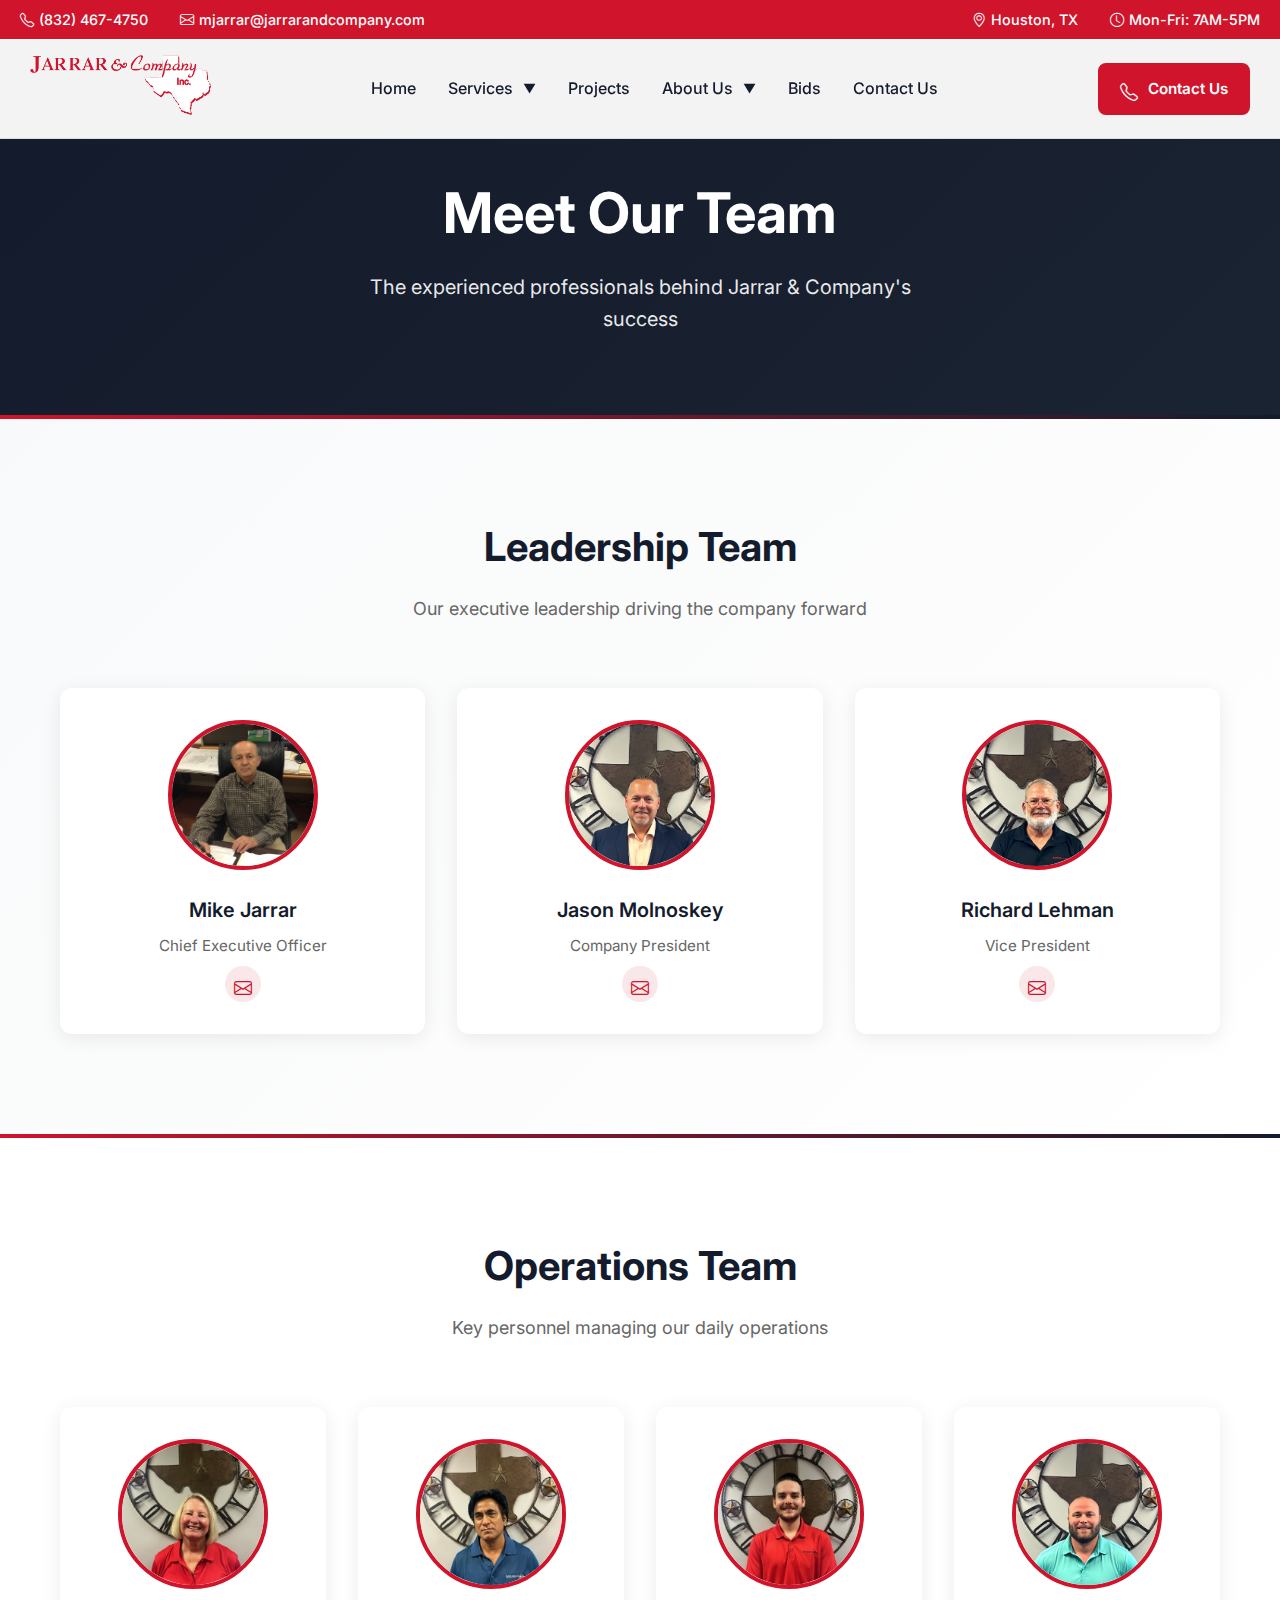
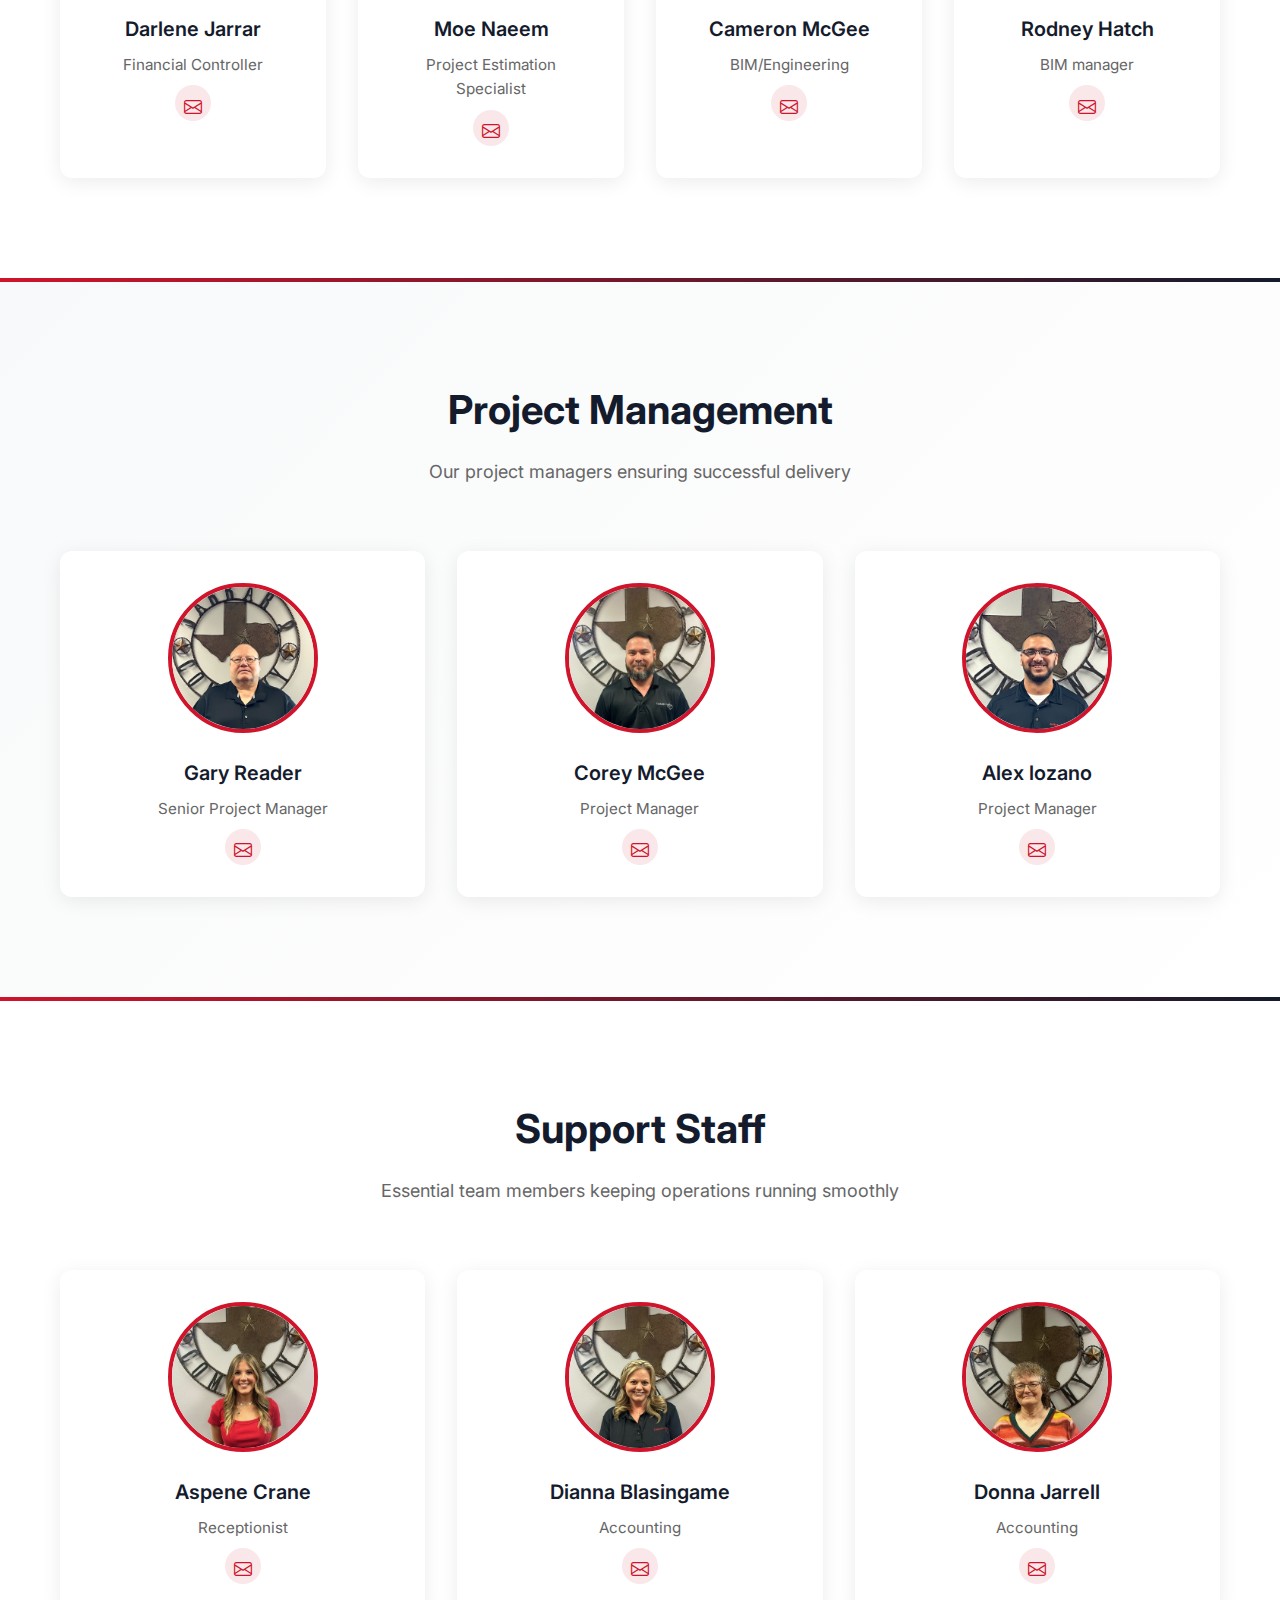
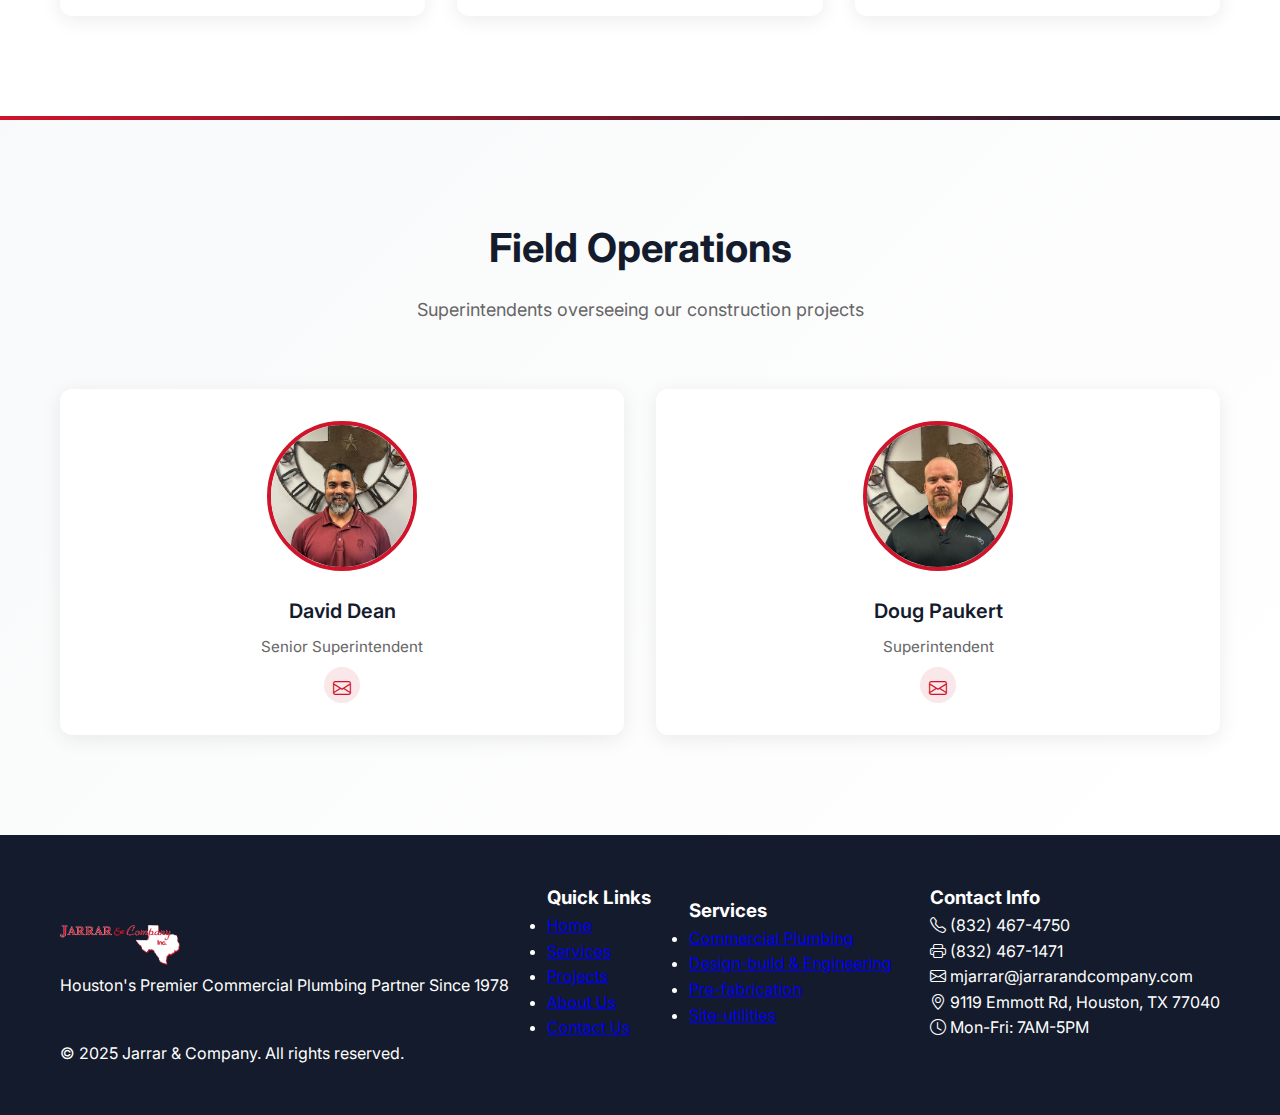
<file: team.html>
<!DOCTYPE html>
<html lang="en">
<head>
    <meta charset="UTF-8">
    <meta name="viewport" content="width=device-width, initial-scale=1.0">
    <title>Our Team - Jarrar & Company</title>
    <link rel="icon" type="image/x-icon" href="images/favicon.ico">
    <link rel="stylesheet" href="css/style.css">
    <link href="https://fonts.googleapis.com/css2?family=Inter:wght@300;400;500;600;700&display=swap" rel="stylesheet">
    <link rel="stylesheet" href="https://cdn.jsdelivr.net/npm/bootstrap-icons@1.11.3/font/bootstrap-icons.css">
</head>
<body>
    <!-- Top Bar -->
    <div class="top-bar">
        <div class="top-bar-content">
            <div class="top-bar-left">
                <span class="top-bar-text"><i class="bi bi-telephone"></i> (832) 467-4750</span>
                <span class="top-bar-text"><i class="bi bi-envelope"></i> mjarrar@jarrarandcompany.com</span>
            </div>
            <div class="top-bar-right">
                <span class="top-bar-text"><i class="bi bi-geo-alt"></i> Houston, TX</span>
                <span class="top-bar-text"><i class="bi bi-clock"></i> Mon-Fri: 7AM-5PM</span>
            </div>
        </div>
    </div>

    <!-- Navigation -->
    <nav class="navbar">
        <div class="nav-container">
            <div class="nav-logo">
                <img src="images/Main-Logo.png" alt="Jarrar & Company Logo" class="logo">
            </div>
            <ul class="nav-menu">
                <li class="nav-item">
                    <a href="index.html" class="nav-link">Home</a>
                </li>
                <li class="nav-item dropdown">
                    <a href="#services" class="nav-link dropdown-toggle">Services <span class="arrow">▼</span></a>
                    <ul class="dropdown-menu">
                        <li><a href="commercial-plumbing.html" class="dropdown-link">Commercial Plumbing</a></li>
                        <li><a href="engineering.html" class="dropdown-link">Design-build & Engineering</a></li>
                        <li><a href="prefab.html" class="dropdown-link">Pre-fabrication</a></li>
                        <li><a href="site-utilities.html" class="dropdown-link">Site-utilities</a></li>
                    </ul>
                </li>
                <li class="nav-item">
                    <a href="projects.html" class="nav-link">Projects</a>
                </li>
                <li class="nav-item dropdown">
                    <a href="#about" class="nav-link dropdown-toggle">About Us <span class="arrow">▼</span></a>
                    <ul class="dropdown-menu">
                        <li><a href="ourstory.html" class="dropdown-link">Our Story</a></li>
                        <li><a href="team.html" class="dropdown-link">Our Team</a></li>
                    </ul>
                </li>
                <li class="nav-item">
                    <a href="bids.html" class="nav-link">Bids</a>
                </li>
                <li class="nav-item">
                    <a href="index.html#contact" class="nav-link">Contact Us</a>
                </li>
            </ul>
            <div class="nav-actions">
                <a href="tel:+17135550123" class="contact-btn">
                    <i class="bi bi-telephone"></i>
                    Contact Us
                </a>
            </div>
            <div class="hamburger">
                <span class="bar"></span>
                <span class="bar"></span>
                <span class="bar"></span>
            </div>
        </div>
    </nav>

    <!-- Team Hero Section -->
    <section class="team-hero">
        <div class="container">
            <div class="team-hero-content">
                <h1>Meet Our Team</h1>
                <p>The experienced professionals behind Jarrar & Company's success</p>
            </div>
        </div>
    </section>

    <!-- Leadership Section -->
    <section class="team-section">
        <div class="container">
            <div class="section-header">
                <h2>Leadership Team</h2>
                <p>Our executive leadership driving the company forward</p>
            </div>
            <div class="team-grid">
                <div class="team-member">
                    <div class="team-photo">
                        <img src="images/team/Mr.-Jarrar-2014.jpeg" alt="CEO" class="member-image">
                    </div>
                    <div class="team-info">
                        <h3>Mike Jarrar</h3>
                        <p>Chief Executive Officer</p>
                        <a href="mailto:mjarrar@jarrarandcompany.com" class="email-link" title="mjarrar@jarrarandcompany.com">
                            <i class="bi bi-envelope"></i>
                        </a>
                    </div>
                </div>
                <div class="team-member">
                    <div class="team-photo">
                        <img src="images/team/jason-cropped.jpg" alt="President" class="member-image">
                    </div>
                    <div class="team-info">
                        <h3>Jason Molnoskey</h3>
                        <p>Company President</p>
                        <a href="mailto:jmolnoskey@jarrarandcompany.com" class="email-link" title="jmolnoskey@jarrarandcompany.com">
                            <i class="bi bi-envelope"></i>
                        </a>
                    </div>
                </div>
                <div class="team-member">
                    <div class="team-photo">
                        <img src="images/team/richard-cropped.jpg" alt="Vice President" class="member-image">
                    </div>
                    <div class="team-info">
                        <h3>Richard Lehman</h3>
                        <p>Vice President</p>
                        <a href="mailto:dlehman@jarrarandcompany.com" class="email-link" title="dlehman@jarrarandcompany.com">
                            <i class="bi bi-envelope"></i>
                        </a>
                    </div>
                </div>
            </div>
        </div>
    </section>

    <!-- Operations Team -->
    <section class="team-section">
        <div class="container">
            <div class="section-header">
                <h2>Operations Team</h2>
                <p>Key personnel managing our daily operations</p>
            </div>
            <div class="team-grid">
                <div class="team-member">
                    <div class="team-photo">
                        <img src="images/team/darlene-cropped.jpg" alt="Controller" class="member-image">
                    </div>
                    <div class="team-info">
                        <h3>Darlene Jarrar</h3>
                        <p>Financial Controller</p>
                        <a href="mailto:accounting@jarrarandcompany.com" class="email-link" title="accounting@jarrarandcompany.com">
                            <i class="bi bi-envelope"></i>
                        </a>
                    </div>
                </div>
                <div class="team-member">
                    <div class="team-photo">
                        <img src="images/team/moe-cropped.jpg" alt="Senior Estimator" class="member-image">
                    </div>
                    <div class="team-info">
                        <h3>Moe Naeem</h3>
                        <p>Project Estimation Specialist</p>
                        <a href="mailto:mnaeem@jarrarandcompany.com" class="email-link" title="mnaeem@jarrarandcompany.com">
                            <i class="bi bi-envelope"></i>
                        </a>
                    </div>
                </div>
                <div class="team-member">
                    <div class="team-photo">
                        <img src="images/team/cameron-cropped.jpg" alt="BIM Manager" class="member-image">
                    </div>
                    <div class="team-info">
                        <h3>Cameron McGee</h3>
                        <p>BIM/Engineering</p>
                        <a href="mailto:cameronm@jarrarandcompany.com" class="email-link" title="cameronm@jarrarandcompany.com">
                            <i class="bi bi-envelope"></i>
                        </a>
                    </div>
                </div>
                <div class="team-member">
                    <div class="team-photo">
                        <img src="images/team/rodney-cropped.jpg" alt="BIM/Engineering" class="member-image">
                    </div>
                    <div class="team-info">
                        <h3>Rodney Hatch</h3>
                        <p>BIM manager</p>
                        <a href="mailto:rhatch@jarrarandcompany.com" class="email-link" title="rhatch@jarrarandcompany.com">
                            <i class="bi bi-envelope"></i>
                        </a>
                    </div>
                </div>
            </div>
        </div>
    </section>

    <!-- Project Management -->
    <section class="team-section">
        <div class="container">
            <div class="section-header">
                <h2>Project Management</h2>
                <p>Our project managers ensuring successful delivery</p>
            </div>
            <div class="team-grid">
                <div class="team-member">
                    <div class="team-photo">
                        <img src="images/team/gary-cropped.jpg" alt="Project Manager 1" class="member-image">
                    </div>
                    <div class="team-info">
                        <h3>Gary Reader</h3>
                        <p>Senior Project Manager</p>
                        <a href="mailto:greader@jarrarandcompany.com" class="email-link" title="greader@jarrarandcompany.com">
                            <i class="bi bi-envelope"></i>
                        </a>
                    </div>
                </div>
                <div class="team-member">
                    <div class="team-photo">
                        <img src="images/team/corey-cropped.jpg" alt="Project Manager 2" class="member-image">
                    </div>
                    <div class="team-info">
                        <h3>Corey McGee</h3>
                        <p>Project Manager</p>
                        <a href="mailto:cmcgee@jarrarandcompany.com" class="email-link" title="cmcgee@jarrarandcompany.com">
                            <i class="bi bi-envelope"></i>
                        </a>
                    </div>
                </div>
                <div class="team-member">
                    <div class="team-photo">
                        <img src="images/team/alex-cropped.jpg" alt="Project Manager 3" class="member-image">
                    </div>
                    <div class="team-info">
                        <h3>Alex lozano</h3>
                        <p>Project Manager</p>
                        <a href="mailto:alozano@jarrarandcompany.com" class="email-link" title="alozano@jarrarandcompany.com">
                            <i class="bi bi-envelope"></i>
                        </a>
                    </div>
                </div>
            </div>
        </div>
    </section>

    <!-- Support Staff -->
    <section class="team-section">
        <div class="container">
            <div class="section-header">
                <h2>Support Staff</h2>
                <p>Essential team members keeping operations running smoothly</p>
            </div>
            <div class="team-grid">
                <div class="team-member">
                    <div class="team-photo">
                        <img src="images/team/aspen-cropped.jpg" alt="Receptionist" class="member-image">
                    </div>
                    <div class="team-info">
                        <h3>Aspene Crane</h3>
                        <p>Receptionist</p>
                        <a href="mailto:receptionist@jarrarandcompany.com" class="email-link" title="receptionist@jarrarandcompany.com">
                            <i class="bi bi-envelope"></i>
                        </a>
                    </div>
                </div>
                <div class="team-member">
                    <div class="team-photo">
                        <img src="images/team/dianna-cropped.jpg" alt="Accounting 1" class="member-image">
                    </div>
                    <div class="team-info">
                        <h3>Dianna Blasingame</h3>
                        <p>Accounting</p>
                        <a href="mailto:accounting2@jarrarandcompany.com" class="email-link" title="accounting2@jarrarandcompany.com">
                            <i class="bi bi-envelope"></i>
                        </a>
                    </div>
                </div>
                <div class="team-member">
                    <div class="team-photo">
                        <img src="images/team/donna-cropped.jpg" alt="Accounting 2" class="member-image">
                    </div>
                    <div class="team-info">
                        <h3>Donna Jarrell</h3>
                        <p>Accounting</p>
                        <a href="mailto:acct4@jarrarandcompany.com" class="email-link" title="acct4@jarrarandcompany.com">
                            <i class="bi bi-envelope"></i>
                        </a>
                    </div>
                </div>
            </div>
        </div>
    </section>

    <!-- Field Operations -->
    <section class="team-section">
        <div class="container">
            <div class="section-header">
                <h2>Field Operations</h2>
                <p>Superintendents overseeing our construction projects</p>
            </div>
            <div class="team-grid">
                <div class="team-member">
                    <div class="team-photo">
                        <img src="images/team/daviddeen-cropped.jpg" alt="Superintendent 1" class="member-image">
                    </div>
                    <div class="team-info">
                        <h3>David Dean</h3>
                        <p>Senior Superintendent</p>
                        <a href="mailto:ddean@jarrarandcompany.com" class="email-link" title="ddean@jarrarandcompany.com">
                            <i class="bi bi-envelope"></i>
                        </a>
                    </div>
                </div>
                <div class="team-member">
                    <div class="team-photo">
                        <img src="images/team/doug-cropped.jpg" alt="Superintendent 2" class="member-image">
                    </div>
                    <div class="team-info">
                        <h3>Doug Paukert</h3>
                        <p>Superintendent</p>
                        <a href="mailto:dpaukert@jarrarandcompany.com" class="email-link" title="dpaukert@jarrarandcompany.com">
                            <i class="bi bi-envelope"></i>
                        </a>
                    </div>
                </div>
            </div>
        </div>
    </section>

    <!-- Footer -->
    <footer class="footer">
        <div class="container">
            <div class="footer-content">
                <div class="footer-section">
                    <div class="footer-logo">
                        <img src="images/Main-Logo.png" alt="Jarrar & Company Logo" class="logo">
                        <p>Houston's Premier Commercial Plumbing Partner Since 1978</p>
                    </div>
                </div>
                
                <div class="footer-section">
                    <h3>Quick Links</h3>
                    <ul class="footer-links">
                        <li><a href="index.html">Home</a></li>
                        <li><a href="index.html#services">Services</a></li>
                        <li><a href="projects.html">Projects</a></li>
                        <li><a href="index.html#about">About Us</a></li>
                        <li><a href="index.html#contact">Contact Us</a></li>
                    </ul>
                </div>
                
                <div class="footer-section">
                    <h3>Services</h3>
                    <ul class="footer-links">
                        <li><a href="commercial-plumbing.html">Commercial Plumbing</a></li>
                        <li><a href="engineering.html">Design-build & Engineering</a></li>
                        <li><a href="prefab.html">Pre-fabrication</a></li>
                        <li><a href="site-utilities.html">Site-utilities</a></li>
                    </ul>
                </div>
                
                <div class="footer-section">
                    <h3>Contact Info</h3>
                    <div class="contact-info">
                        <p><i class="bi bi-telephone"></i> (832) 467-4750</p>
                        <p><i class="bi bi-printer"></i> (832) 467-1471</p>
                        <p><i class="bi bi-envelope"></i> mjarrar@jarrarandcompany.com</p>
                        <p><i class="bi bi-geo-alt"></i> 9119 Emmott Rd, Houston, TX 77040</p>
                        <p><i class="bi bi-clock"></i> Mon-Fri: 7AM-5PM</p>
                    </div>
                </div>
            </div>
            
            <div class="footer-bottom">
                <p>&copy; 2025 Jarrar & Company. All rights reserved.</p>
            </div>
        </div>
    </footer>

    <script src="js/main.js"></script>
</body>
</html>
</file>
<file: css/style.css>
/* Reset and Base Styles */
* {
    margin: 0;
    padding: 0;
    box-sizing: border-box;
}

body {
    font-family: 'Inter', sans-serif;
    line-height: 1.6;
    color: #141B2C;
    overflow-x: hidden;
}

/* Top Bar */
.top-bar {
    background-color: #CF142B;
    color: white;
    padding: 8px 0;
    font-size: 0.9rem;
    position: fixed;
    top: 0;
    width: 100%;
    z-index: 1001;
    transition: transform 0.3s ease;
}

.top-bar-content {
    /* max-width: 1400px; */
    margin: 0 auto;
    padding: 0 20px;
    display: flex;
    justify-content: space-between;
    align-items: center;
}

.top-bar-left,
.top-bar-right {
    display: flex;
    gap: 2rem;
    align-items: center;
}

.top-bar-text {
    display: flex;
    align-items: center;
    gap: 5px;
    font-weight: 500;
}

.container {
    max-width: 1200px;
    margin: 0 auto;
    padding: 0 20px;
}

/* Navigation */
.navbar {
    position: fixed;
    top: 40px;
    width: 100%;
    background: rgba(255, 255, 255, 0.95);
    backdrop-filter: blur(10px);
    z-index: 1000;
    transition: all 0.3s ease;
    border-bottom: 1px solid rgba(20, 27, 44, 0.1);
}

.nav-container {
    max-width: 100%;
    margin: 0;
    padding: 15px 20px;
    display: flex;
    justify-content: space-between;
    align-items: center;
    min-height: 70px;
    width: 100%;
}

.nav-logo {
    flex-shrink: 0;
    margin: 0;
    padding-left: 10px;
}

.nav-logo .logo {
    height: 60px;
    width: auto;
}

.nav-menu {
    display: flex;
    list-style: none;
    gap: 2rem;
    align-items: center;
    flex: 1;
    justify-content: center;
    margin: 0;
    padding: 0 20px;
}

.nav-item {
    position: relative;
}

.nav-link {
    text-decoration: none;
    color: #141B2C;
    font-weight: 500;
    transition: color 0.3s ease;
    position: relative;
    padding: 8px 0;
    display: inline-flex;
    align-items: center;
    white-space: nowrap;
}

.nav-link:hover {
    color: #CF142B;
}

.nav-link::after {
    content: '';
    position: absolute;
    width: 0;
    height: 2px;
    bottom: 0;
    left: 0;
    background-color: #CF142B;
    transition: width 0.3s ease;
}

.nav-link:hover::after {
    width: 100%;
}

/* Dropdown Styles */
.dropdown {
    position: relative;
}

.arrow {
    font-size: 0.8rem;
    margin-left: 10px;
    transition: transform 0.3s ease;
    display: inline-block;
}

.dropdown:hover .arrow {
    transform: rotate(180deg);
}

.dropdown-menu {
    position: absolute;
    top: 100%;
    left: 0;
    background: white;
    min-width: 220px;
    box-shadow: 0 8px 25px rgba(0, 0, 0, 0.15);
    border-radius: 8px;
    opacity: 0;
    visibility: hidden;
    transform: translateY(-10px);
    transition: all 0.3s ease;
    z-index: 1000;
    list-style: none;
    padding: 8px 0;
    margin-top: 8px;
}

.dropdown:hover .dropdown-menu {
    opacity: 1;
    visibility: visible;
    transform: translateY(0);
}

.dropdown-link {
    display: block;
    padding: 12px 20px;
    color: #141B2C;
    text-decoration: none;
    font-size: 0.95rem;
    transition: all 0.3s ease;
    border-left: 3px solid transparent;
}

.dropdown-link:hover {
    background-color: #f8f9fa;
    color: #CF142B;
    border-left-color: #CF142B;
}

/* Contact Button */
.nav-actions {
    flex-shrink: 0;
    margin: 0;
    padding-right: 10px;
}

.contact-btn {
    display: flex;
    align-items: center;
    gap: 8px;
    background-color: #CF142B;
    color: white;
    padding: 12px 20px;
    border-radius: 8px;
    text-decoration: none;
    font-weight: 600;
    font-size: 0.95rem;
    transition: all 0.3s ease;
    border: 2px solid #CF142B;
    white-space: nowrap;
}

.contact-btn:hover {
    background-color: #B01224;
    border-color: #B01224;
    transform: translateY(-2px);
    box-shadow: 0 8px 25px rgba(207, 20, 43, 0.3);
}

.phone-icon,
.contact-btn i {
    width: 20px;
    height: 20px;
    object-fit: contain;
    font-size: 18px;
}

.hamburger {
    display: none;
    flex-direction: column;
    cursor: pointer;
}

.bar {
    width: 25px;
    height: 3px;
    background-color: #141B2C;
    margin: 3px 0;
    transition: 0.3s;
}

/* Hero Section */
.hero {
    position: relative;
    height: 100vh;
    display: flex;
    align-items: center;
    justify-content: center;
    overflow: hidden;
    margin-top: 40px;
}

.hero-background {
    position: absolute;
    top: 0;
    left: 0;
    width: 100%;
    height: 100%;
    z-index: -2;
}

.hero-image {
    width: 100%;
    height: 100%;
    object-fit: cover;
}

.hero-overlay {
    position: absolute;
    top: 0;
    left: 0;
    width: 100%;
    height: 100%;
    background: linear-gradient(135deg, rgba(20, 27, 44, 0.8) 0%, rgba(20, 27, 44, 0.6) 100%);
    z-index: -1;
}

.hero-content {
    text-align: left;
    color: white;
    max-width: 800px;
    padding: 0 20px;
    z-index: 1;
    margin-left: 5%;
    margin-right: auto;
}

.hero-title {
    font-size: 3.5rem;
    font-weight: 700;
    margin-bottom: 1.5rem;
    line-height: 1.2;
}

.hero-subtitle {
    font-size: 1.25rem;
    font-weight: 400;
    margin-bottom: 2.5rem;
    opacity: 0.9;
    line-height: 1.6;
}

.hero-buttons {
    display: flex;
    gap: 1rem;
    justify-content: flex-start;
    flex-wrap: wrap;
}

/* Buttons */
.btn {
    display: inline-block;
    padding: 15px 30px;
    text-decoration: none;
    border-radius: 8px;
    font-weight: 600;
    font-size: 1rem;
    transition: all 0.3s ease;
    border: 2px solid transparent;
    cursor: pointer;
}

.btn-primary {
    background-color: #CF142B;
    color: white;
    border-color: #CF142B;
}

.btn-primary:hover {
    background-color: #B01224;
    border-color: #B01224;
    transform: translateY(-2px);
    box-shadow: 0 8px 25px rgba(207, 20, 43, 0.3);
}

.btn-secondary {
    background-color: transparent;
    color: white;
    border-color: white;
}

.btn-secondary:hover {
    background-color: white;
    color: #141B2C;
    transform: translateY(-2px);
    box-shadow: 0 8px 25px rgba(255, 255, 255, 0.2);
}

/* Section Headers */
.section-header {
    text-align: center;
    margin-bottom: 4rem;
}

.section-header h2 {
    font-size: 2.5rem;
    font-weight: 700;
    color: #141B2C;
    margin-bottom: 1rem;
}

.section-header p {
    font-size: 1.125rem;
    color: #666;
    max-width: 600px;
    margin: 0 auto;
}

.anniversary-logo {
    margin: 2rem 0;
    text-align: center;
}

.anniversary-image {
    max-width: 300px;
    height: auto;
    border-radius: 8px;
    /* box-shadow: 0 4px 15px rgba(0, 0, 0, 0.1); */
}

/* About Section */
.about {
    padding: 100px 0;
    background-color: #f8f9fa;
}

.about-content {
    max-width: 800px;
    margin: 0 auto;
    text-align: center;
}

.about-text h3 {
    font-size: 2rem;
    font-weight: 600;
    color: #141B2C;
    margin-bottom: 1.5rem;
}

.about-text p {
    font-size: 1.125rem;
    color: #666;
    margin-bottom: 3rem;
    line-height: 1.8;
}

.stats {
    display: grid;
    grid-template-columns: repeat(auto-fit, minmax(150px, 1fr));
    gap: 2rem;
    margin-top: 3rem;
}

.stat {
    text-align: center;
}

.stat-number {
    display: block;
    font-size: 3rem;
    font-weight: 700;
    color: #CF142B;
    margin-bottom: 0.5rem;
}

.stat-label {
    font-size: 1rem;
    color: #666;
    font-weight: 500;
}

/* Services Section */
.services {
    padding: 100px 0;
    background-color: white;
}

.services-grid {
    display: grid;
    grid-template-columns: repeat(4, 1fr);
    gap: 1rem;
    max-width: 1400px;
    margin: 0 auto;
}

.service-card {
    background: white;
    padding: 2.5rem 2rem;
    border-radius: 12px;
    text-align: center;
    box-shadow: 0 4px 20px rgba(0, 0, 0, 0.08);
    transition: all 0.3s ease;
    border: 1px solid #f0f0f0;
}

.service-card:hover {
    transform: translateY(-5px);
    box-shadow: 0 8px 30px rgba(0, 0, 0, 0.12);
}

.service-icon {
    font-size: 3rem;
    margin-bottom: 1.5rem;
}

.service-card h3 {
    font-size: 1.5rem;
    font-weight: 600;
    color: #141B2C;
    margin-bottom: 1rem;
}

.service-card p {
    color: #666;
    line-height: 1.6;
}

/* Portfolio Section */
.portfolio {
    padding: 100px 0;
    background-color: #f8f9fa;
}

.portfolio-grid {
    display: grid;
    grid-template-columns: repeat(auto-fit, minmax(350px, 1fr));
    gap: 2rem;
}

.portfolio-item {
    background: white;
    border-radius: 12px;
    overflow: hidden;
    box-shadow: 0 4px 20px rgba(0, 0, 0, 0.08);
    transition: all 0.3s ease;
    text-decoration: none;
    color: inherit;
    display: block;
    position: relative;
}

.portfolio-item:hover {
    transform: translateY(-8px) scale(1.02);
    box-shadow: 0 12px 40px rgba(0, 0, 0, 0.15);
    text-decoration: none;
    color: inherit;
}

.portfolio-item:hover .portfolio-placeholder {
    background: linear-gradient(135deg, #CF142B 0%, #B01224 100%);
    transform: scale(1.05);
}

.portfolio-item:hover .portfolio-placeholder h4 {
    color: white;
    transform: translateY(-2px);
}

.portfolio-item:hover .portfolio-placeholder p {
    color: rgba(255, 255, 255, 0.9);
    transform: translateY(-2px);
}

.portfolio-link {
    cursor: pointer;
}

.portfolio-placeholder {
    padding: 3rem 2rem;
    text-align: center;
    background: linear-gradient(135deg, #141B2C 0%, #1a2332 100%);
    color: white;
    min-height: 250px;
    display: flex;
    flex-direction: column;
    justify-content: center;
    transition: all 0.3s ease;
}

.portfolio-placeholder h4 {
    font-size: 1.5rem;
    font-weight: 600;
    margin-bottom: 1rem;
    transition: all 0.3s ease;
}

.portfolio-placeholder p {
    opacity: 0.9;
    line-height: 1.6;
    transition: all 0.3s ease;
}

/* Contact Section */
.contact {
    padding: 100px 0;
    background-color: white;
}

.contact-content {
    display: grid;
    grid-template-columns: 1fr 1fr;
    gap: 4rem;
    max-width: 1000px;
    margin: 0 auto;
}

.contact-info h3 {
    font-size: 1.5rem;
    font-weight: 600;
    color: #141B2C;
    margin-bottom: 2rem;
}

.contact-item {
    margin-bottom: 1.5rem;
    font-size: 1.125rem;
    color: #666;
}

.contact-item strong {
    color: #141B2C;
    font-weight: 600;
}

.contact-form {
    background: #f8f9fa;
    padding: 2.5rem;
    border-radius: 12px;
}

.form-group {
    margin-bottom: 1.5rem;
}

.form-group input,
.form-group textarea {
    width: 100%;
    padding: 15px;
    border: 2px solid #e0e0e0;
    border-radius: 8px;
    font-size: 1rem;
    font-family: 'Inter', sans-serif;
    transition: border-color 0.3s ease;
}

.form-group input:focus,
.form-group textarea:focus {
    outline: none;
    border-color: #CF142B;
}

.form-group textarea {
    resize: vertical;
    min-height: 120px;
}

/* Footer */
.footer {
    background-color: #141B2C;
    color: white;
    padding: 3rem 0;
}

.footer-content {
    display: flex;
    justify-content: space-between;
    align-items: center;
    flex-wrap: wrap;
    gap: 2rem;
}

.footer-logo .logo {
    height: 40px;
    width: auto;
}

.footer-text p {
    margin-bottom: 0.5rem;
    opacity: 0.8;
}

.footer-text p:last-child {
    margin-bottom: 0;
}

/* Responsive Design */
@media (max-width: 1200px) {
    .services-grid {
        grid-template-columns: repeat(2, 1fr);
        gap: 1.5rem;
    }
}

@media (max-width: 1024px) {
    .nav-container {
        padding: 15px 5px;
    }
    
    .nav-menu {
        gap: 1.5rem;
        padding: 0 10px;
    }
    
    .top-bar-content {
        padding: 0 15px;
    }
    
    .top-bar-left,
    .top-bar-right {
        gap: 1rem;
    }
    
    .services-grid {
        grid-template-columns: 1fr;
        gap: 1.5rem;
    }
}

@media (max-width: 768px) {
    .top-bar {
        display: none;
    }
}

@media (max-width: 768px) {
    .hamburger {
        display: flex;
    }

    .nav-actions {
        display: none;
    }
    
    .nav-container {
        padding: 15px 5px;
    }

    .nav-menu {
        position: fixed;
        left: -100%;
        top: 110px;
        flex-direction: column;
        background-color: white;
        width: 100%;
        text-align: center;
        transition: 0.3s;
        box-shadow: 0 10px 27px rgba(0, 0, 0, 0.05);
        padding: 2rem 0;
        gap: 0;
    }

    .nav-menu.active {
        left: 0;
    }

    .nav-item {
        margin: 0.5rem 0;
        width: 100%;
    }

    .nav-link {
        padding: 15px 20px;
        display: block;
        width: 100%;
    }

    /* Mobile Dropdown Styles */
    .dropdown-menu {
        position: static;
        opacity: 1;
        visibility: visible;
        transform: none;
        box-shadow: none;
        background-color: #f8f9fa;
        margin: 0;
        padding: 0;
        border-radius: 0;
        max-height: 0;
        overflow: hidden;
        transition: max-height 0.3s ease;
    }

    .dropdown.active .dropdown-menu {
        max-height: 300px;
    }

    .dropdown-link {
        padding: 12px 40px;
        border-left: none;
        border-top: 1px solid #e0e0e0;
    }

    .dropdown-link:hover {
        background-color: #e9ecef;
        border-left: none;
        border-top-color: #CF142B;
    }

    .hero-title {
        font-size: 2.5rem;
    }

    .hero-subtitle {
        font-size: 1.125rem;
    }

    .hero-buttons {
        flex-direction: column;
        align-items: center;
    }

    .btn {
        width: 100%;
        max-width: 300px;
    }

    .section-header h2 {
        font-size: 2rem;
    }

    .contact-content {
        grid-template-columns: 1fr;
        gap: 2rem;
    }

    .footer-content {
        flex-direction: column;
        text-align: center;
    }

    .stats {
        grid-template-columns: 1fr;
    }
}

@media (max-width: 480px) {
    .hero-title {
        font-size: 2rem;
    }

    .hero-subtitle {
        font-size: 1rem;
    }

    .section-header h2 {
        font-size: 1.75rem;
    }

    .service-card,
    .contact-form {
        padding: 2rem 1.5rem;
    }
    
    .services-grid {
        grid-template-columns: 1fr;
        gap: 1.5rem;
    }
}

/* Smooth Scrolling */
html {
    scroll-behavior: smooth;
}

/* Loading Animation */
@keyframes fadeInUp {
    from {
        opacity: 0;
        transform: translateY(30px);
    }
    to {
        opacity: 1;
        transform: translateY(0);
    }
}

.hero-content {
    animation: fadeInUp 1s ease-out;
}

/* Hover Effects */
.service-card,
.portfolio-item {
    transition: all 0.3s ease;
}

.service-card:hover,
.portfolio-item:hover {
    transform: translateY(-5px);
}

/* Page Hero Sections - Fixed Navigation Spacing */
.team-hero,
.service-hero,
.bids-hero,
.safety-hero {
    background: linear-gradient(135deg, #141B2C 0%, #1a2332 100%);
    color: white;
    padding: 140px 0 80px;
    text-align: center;
    margin-top: 40px;
}

.team-hero-content h1,
.service-hero-content h1,
.bids-hero-content h1,
.safety-hero-content h1 {
    font-size: 3.5rem;
    font-weight: 700;
    margin-bottom: 1.5rem;
    line-height: 1.2;
}

.team-hero-content p,
.service-hero-content p,
.bids-hero-content p,
.safety-hero-content p {
    font-size: 1.25rem;
    opacity: 0.9;
    max-width: 600px;
    margin: 0 auto;
}

/* Service Page Layouts */
.service-overview {
    padding: 100px 0;
    background: linear-gradient(135deg, #f8f9fa 0%, #ffffff 100%);
}

.overview-content {
    display: grid;
    grid-template-columns: 1fr 1fr;
    gap: 4rem;
    align-items: center;
}

.overview-text h2 {
    font-size: 2.5rem;
    font-weight: 700;
    color: #141B2C;
    margin-bottom: 1.5rem;
    line-height: 1.2;
}

.overview-text p {
    font-size: 1.125rem;
    color: #666;
    line-height: 1.8;
    margin-bottom: 1.5rem;
}

.overview-image {
    position: relative;
}

.image-placeholder {
    background: linear-gradient(135deg, #CF142B 0%, #B01224 100%);
    color: white;
    padding: 4rem 2rem;
    border-radius: 20px;
    text-align: center;
    box-shadow: 0 20px 40px rgba(207, 20, 43, 0.2);
    transform: rotate(2deg);
    transition: transform 0.3s ease;
}

.image-placeholder:hover {
    transform: rotate(0deg) scale(1.02);
}

.image-placeholder h3 {
    font-size: 1.5rem;
    font-weight: 600;
    margin-bottom: 1rem;
}

.image-placeholder p {
    opacity: 0.9;
    font-size: 1rem;
}

.team-section {
    padding: 100px 0;
    background-color: white;
    position: relative;
}

.team-section:nth-child(even) {
    background: linear-gradient(135deg, #f8f9fa 0%, #ffffff 100%);
}

.team-section::before {
    content: '';
    position: absolute;
    top: 0;
    left: 0;
    right: 0;
    height: 4px;
    background: linear-gradient(90deg, #CF142B 0%, #141B2C 100%);
}

.team-grid {
    display: grid;
    grid-template-columns: repeat(auto-fit, minmax(250px, 1fr));
    gap: 2rem;
    margin-top: 3rem;
}

.team-member {
    background: white;
    border-radius: 12px;
    padding: 2rem;
    text-align: center;
    box-shadow: 0 4px 20px rgba(0, 0, 0, 0.08);
    transition: all 0.3s ease;
}

.team-member:hover {
    transform: translateY(-5px);
    box-shadow: 0 8px 30px rgba(0, 0, 0, 0.12);
}

.team-photo {
    margin-bottom: 1.5rem;
}

.member-image {
    width: 150px;
    height: 150px;
    border-radius: 50%;
    object-fit: cover;
    border: 4px solid #CF142B;
    margin: 0 auto;
    display: block;
}

.team-info h3 {
    font-size: 1.25rem;
    font-weight: 600;
    color: #141B2C;
    margin-bottom: 0.5rem;
}

.team-info p {
    color: #666;
    font-size: 0.95rem;
}

.team-info .email-link {
    color: #CF142B;
    text-decoration: none;
    margin-top: 0.5rem;
    display: inline-block;
    transition: all 0.3s ease;
    padding: 8px;
    border-radius: 50%;
    background: rgba(207, 20, 43, 0.1);
}

.team-info .email-link:hover {
    color: #B01224;
    background: rgba(207, 20, 43, 0.2);
    transform: translateY(-2px) scale(1.1);
}

.team-info .email-link i {
    display: block;
    width: 20px;
    height: 20px;
    font-size: 18px;
}

/* Bids Page Styles */
.bids-hero {
    background: linear-gradient(135deg, #141B2C 0%, #1a2332 100%);
    color: white;
    padding: 120px 0 80px;
    text-align: center;
}

.bids-hero-content h1 {
    font-size: 3rem;
    font-weight: 700;
    margin-bottom: 1rem;
}

.bids-hero-content p {
    font-size: 1.25rem;
    opacity: 0.9;
}

.bids-form-section {
    padding: 80px 0;
    background-color: #f8f9fa;
}

.form-container {
    max-width: 800px;
    margin: 0 auto;
    background: white;
    border-radius: 12px;
    padding: 3rem;
    box-shadow: 0 8px 30px rgba(0, 0, 0, 0.1);
}

.form-header {
    text-align: center;
    margin-bottom: 2rem;
}

.form-header h2 {
    font-size: 2rem;
    font-weight: 700;
    color: #141B2C;
    margin-bottom: 1rem;
}

.form-header p {
    color: #666;
    font-size: 1.125rem;
}

.bid-form {
    display: flex;
    flex-direction: column;
    gap: 1.5rem;
}

.form-row {
    display: grid;
    grid-template-columns: 1fr 1fr;
    gap: 1.5rem;
}

.form-group {
    display: flex;
    flex-direction: column;
}

.form-group label {
    font-weight: 600;
    color: #141B2C;
    margin-bottom: 0.5rem;
}

.form-group input,
.form-group select,
.form-group textarea {
    padding: 12px 15px;
    border: 2px solid #e0e0e0;
    border-radius: 8px;
    font-size: 1rem;
    font-family: 'Inter', sans-serif;
    transition: border-color 0.3s ease;
}

.form-group input:focus,
.form-group select:focus,
.form-group textarea:focus {
    outline: none;
    border-color: #CF142B;
}

.checkbox-group {
    flex-direction: row;
    align-items: center;
}

.checkbox-label {
    display: flex;
    align-items: center;
    cursor: pointer;
    font-size: 0.95rem;
    color: #666;
}

.checkbox-label input[type="checkbox"] {
    margin-right: 10px;
    width: auto;
}

.submit-btn {
    background-color: #CF142B;
    color: white;
    padding: 15px 30px;
    border: none;
    border-radius: 8px;
    font-size: 1.125rem;
    font-weight: 600;
    cursor: pointer;
    transition: all 0.3s ease;
    margin-top: 1rem;
}

.submit-btn:hover {
    background-color: #B01224;
    transform: translateY(-2px);
    box-shadow: 0 8px 25px rgba(207, 20, 43, 0.3);
}

.why-choose-us {
    padding: 80px 0;
    background-color: white;
}

.features-grid {
    display: grid;
    grid-template-columns: repeat(auto-fit, minmax(250px, 1fr));
    gap: 2rem;
    margin-top: 3rem;
}

.feature-card {
    text-align: center;
    padding: 2rem;
    background: #f8f9fa;
    border-radius: 12px;
    transition: all 0.3s ease;
}

.feature-card:hover {
    transform: translateY(-5px);
    box-shadow: 0 8px 30px rgba(0, 0, 0, 0.1);
}

.feature-icon {
    font-size: 3rem;
    margin-bottom: 1rem;
}

.feature-card h3 {
    font-size: 1.25rem;
    font-weight: 600;
    color: #141B2C;
    margin-bottom: 1rem;
}

.feature-card p {
    color: #666;
    line-height: 1.6;
}

/* Enhanced Service Page Layouts */
.service-capabilities,
.engineering-services,
.utility-services,
.safety-programs,
.quality-assurance,
.certifications,
.benefits-section,
.capabilities-section,
.infrastructure-section,
.project-types {
    padding: 100px 0;
    background-color: white;
    position: relative;
}

.service-capabilities:nth-child(even),
.engineering-services:nth-child(even),
.utility-services:nth-child(even),
.safety-programs:nth-child(even),
.quality-assurance:nth-child(even),
.certifications:nth-child(even),
.benefits-section:nth-child(even),
.capabilities-section:nth-child(even),
.infrastructure-section:nth-child(even),
.project-types:nth-child(even) {
    background: linear-gradient(135deg, #f8f9fa 0%, #ffffff 100%);
}

/* Enhanced Card Designs */
.capability-card,
.benefit-card,
.quality-item,
.cert-item,
.infrastructure-item,
.type-card {
    background: white;
    padding: 2.5rem 2rem;
    border-radius: 16px;
    text-align: center;
    box-shadow: 0 8px 30px rgba(0, 0, 0, 0.08);
    transition: all 0.3s ease;
    border: 1px solid #f0f0f0;
    position: relative;
    overflow: hidden;
}

.capability-card::before,
.benefit-card::before,
.quality-item::before,
.cert-item::before,
.infrastructure-item::before,
.type-card::before {
    content: '';
    position: absolute;
    top: 0;
    left: 0;
    right: 0;
    height: 4px;
    background: linear-gradient(90deg, #CF142B 0%, #141B2C 100%);
    transform: scaleX(0);
    transition: transform 0.3s ease;
}

.capability-card:hover::before,
.benefit-card:hover::before,
.quality-item:hover::before,
.cert-item:hover::before,
.infrastructure-item:hover::before,
.type-card:hover::before {
    transform: scaleX(1);
}

.capability-card:hover,
.benefit-card:hover,
.quality-item:hover,
.cert-item:hover,
.infrastructure-item:hover,
.type-card:hover {
    transform: translateY(-8px);
    box-shadow: 0 20px 40px rgba(0, 0, 0, 0.15);
}

/* Process Timeline */
.process-timeline {
    display: grid;
    grid-template-columns: repeat(auto-fit, minmax(200px, 1fr));
    gap: 2rem;
    margin-top: 3rem;
}

.timeline-item {
    text-align: center;
    position: relative;
    padding: 2rem 1rem;
}

.timeline-number {
    width: 60px;
    height: 60px;
    background: linear-gradient(135deg, #CF142B 0%, #B01224 100%);
    color: white;
    border-radius: 50%;
    display: flex;
    align-items: center;
    justify-content: center;
    font-size: 1.5rem;
    font-weight: 700;
    margin: 0 auto 1.5rem;
    box-shadow: 0 8px 25px rgba(207, 20, 43, 0.3);
}

.timeline-item h3 {
    font-size: 1.25rem;
    font-weight: 600;
    color: #141B2C;
    margin-bottom: 1rem;
}

.timeline-item p {
    color: #666;
    line-height: 1.6;
}

/* CTA Section Enhancement */
.cta-section {
    background: linear-gradient(135deg, #141B2C 0%, #1a2332 100%);
    color: white;
    padding: 100px 0;
    text-align: center;
    position: relative;
    overflow: hidden;
}

.cta-section::before {
    content: '';
    position: absolute;
    top: 0;
    left: 0;
    right: 0;
    bottom: 0;
    background: url('data:image/svg+xml,<svg xmlns="http://www.w3.org/2000/svg" viewBox="0 0 100 100"><defs><pattern id="grain" width="100" height="100" patternUnits="userSpaceOnUse"><circle cx="50" cy="50" r="1" fill="rgba(255,255,255,0.1)"/></pattern></defs><rect width="100" height="100" fill="url(%23grain)"/></svg>');
    opacity: 0.1;
}

.cta-content {
    position: relative;
    z-index: 1;
}

.cta-content h2 {
    font-size: 2.5rem;
    font-weight: 700;
    margin-bottom: 1rem;
}

.cta-content p {
    font-size: 1.25rem;
    opacity: 0.9;
    margin-bottom: 2rem;
}

.cta-buttons {
    display: flex;
    gap: 1rem;
    justify-content: center;
    flex-wrap: wrap;
}

/* Responsive Design for New Layouts */
@media (max-width: 768px) {
    .overview-content {
        grid-template-columns: 1fr;
        gap: 2rem;
    }
    
    .image-placeholder {
        transform: none;
        padding: 2rem 1rem;
    }
    
    .cta-buttons {
        flex-direction: column;
        align-items: center;
    }
    
    .btn {
        width: 100%;
        max-width: 300px;
    }
}
</file>
